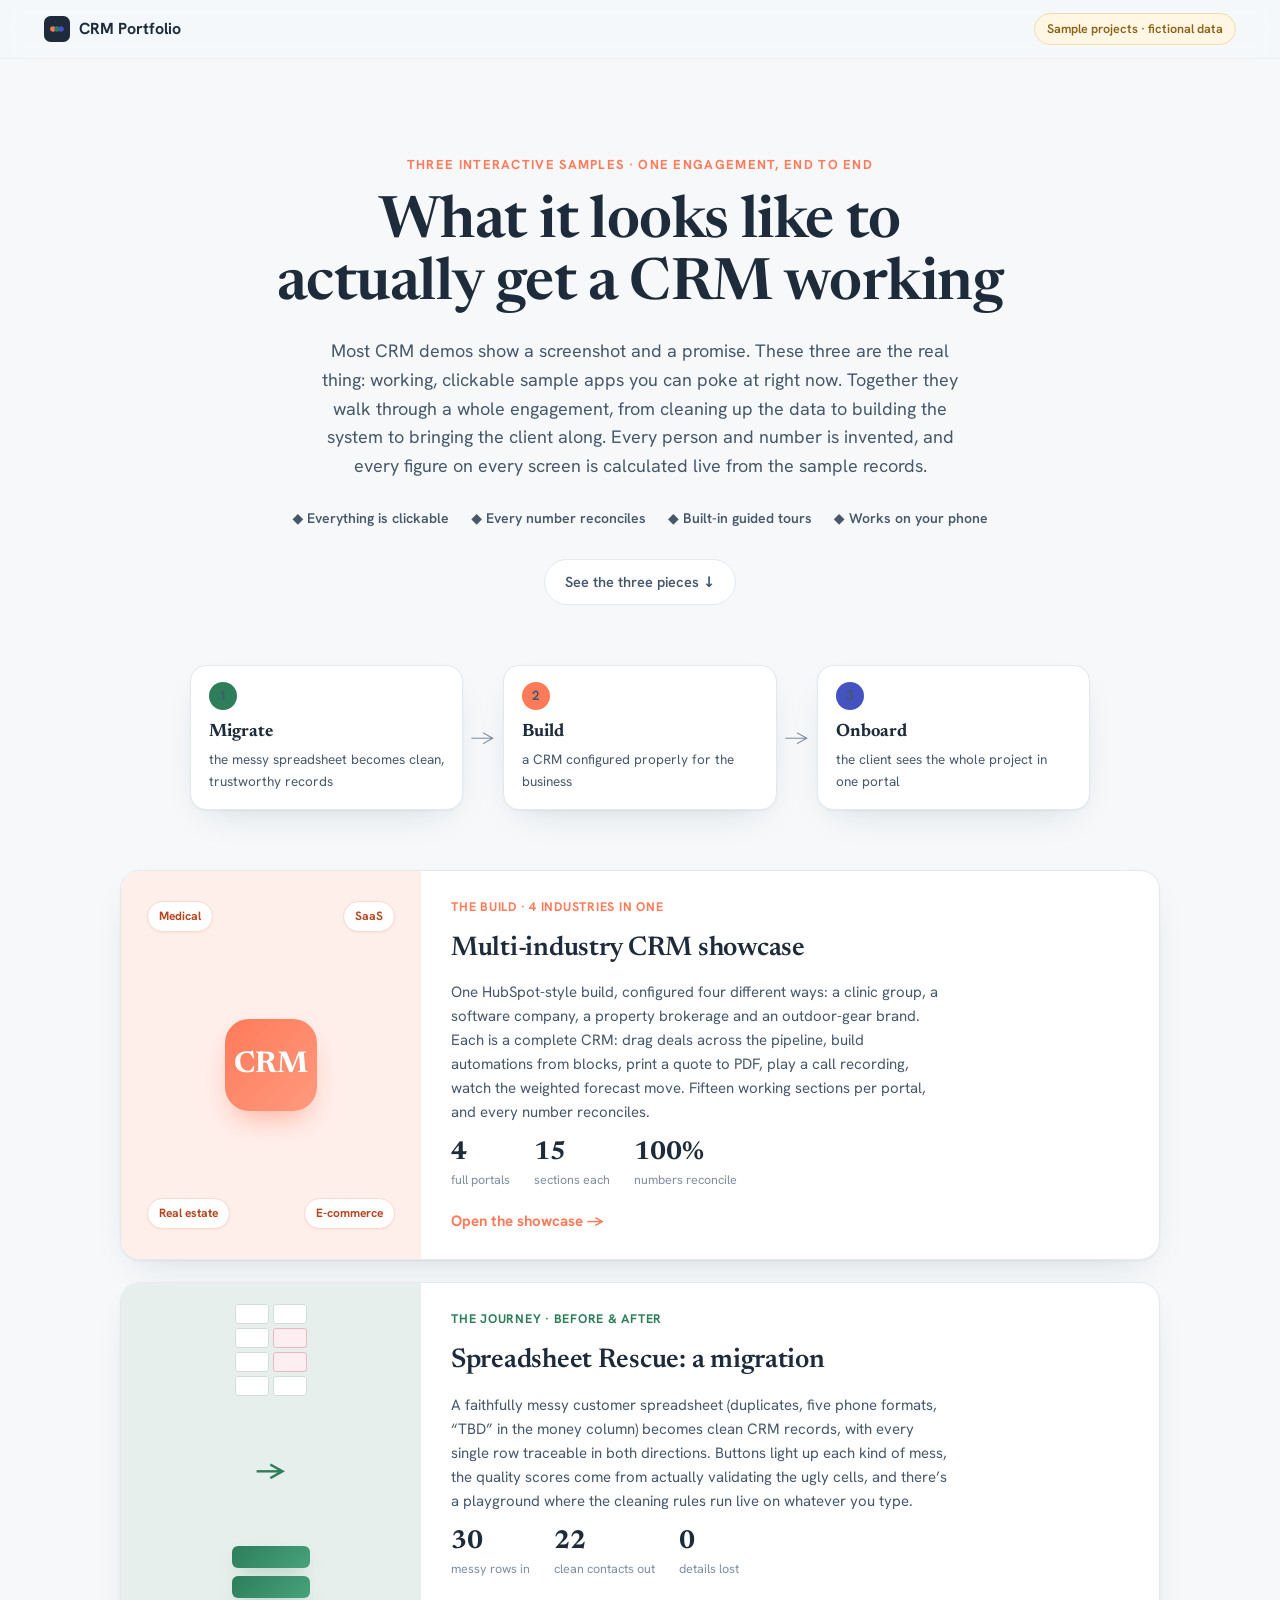
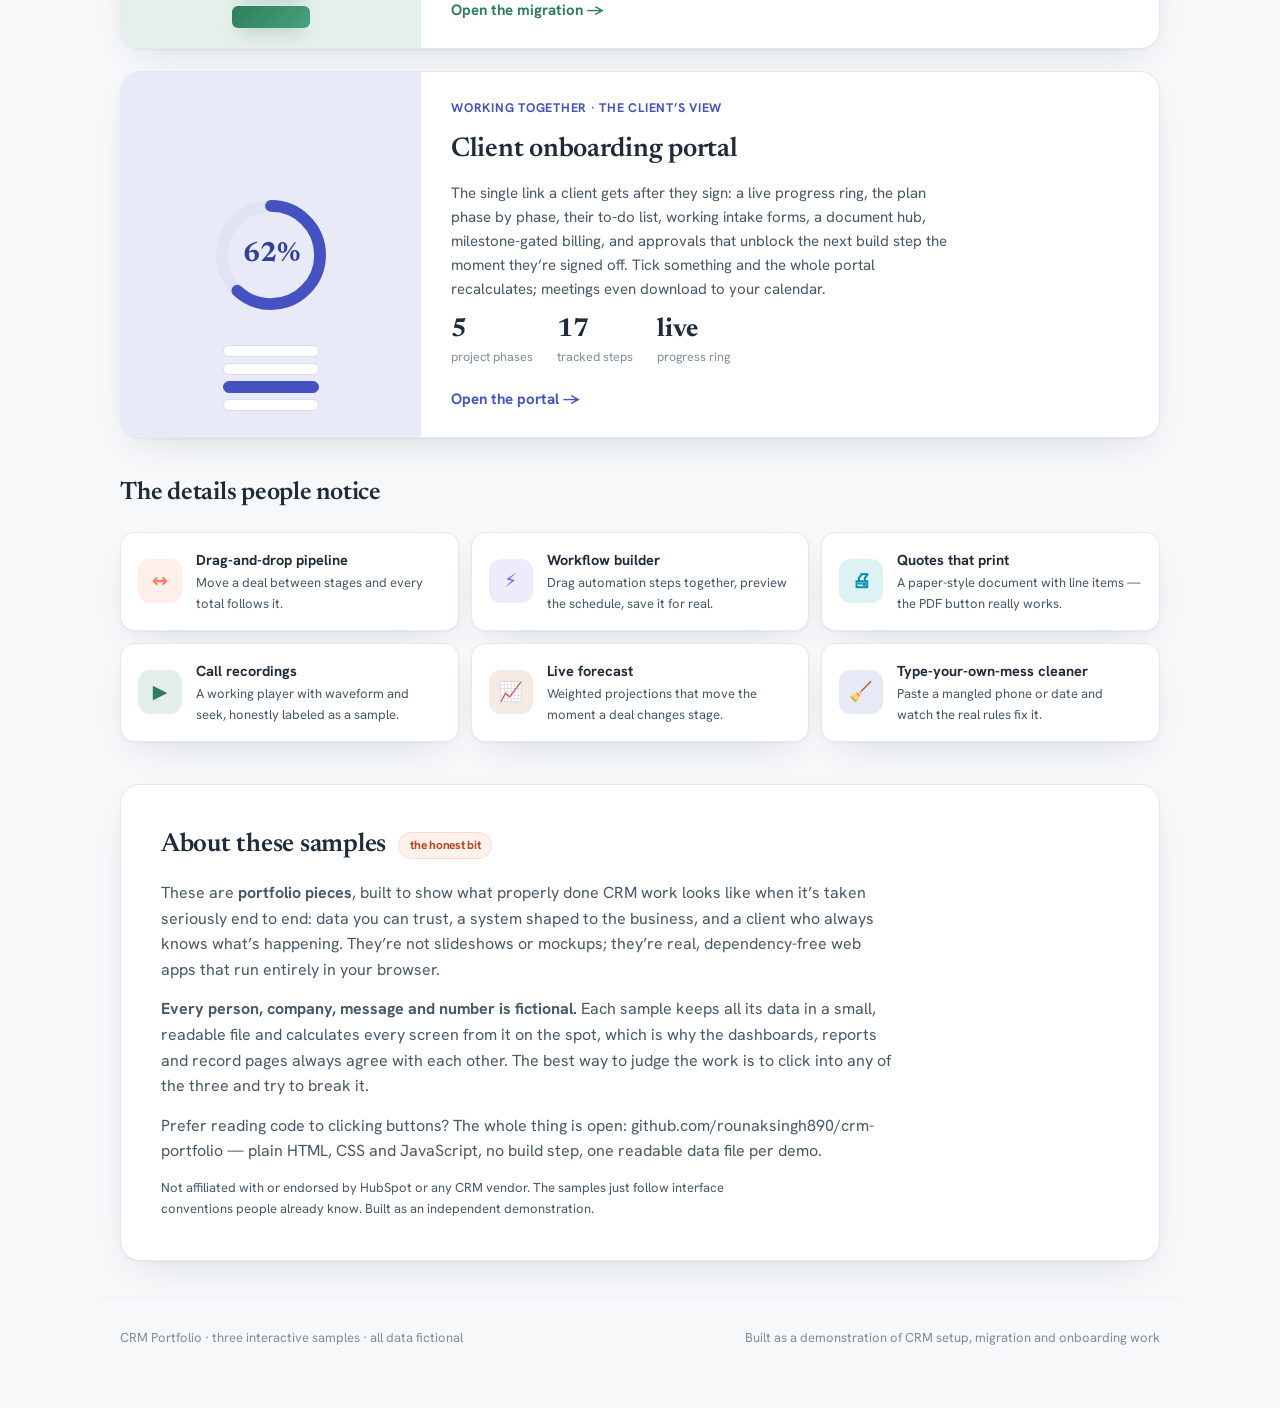
<file: index.html>
<!DOCTYPE html>
<html lang="en">
<head>
<meta charset="UTF-8">
<meta name="viewport" content="width=device-width, initial-scale=1, viewport-fit=cover">
<meta name="theme-color" content="#1d2b3a">
<meta name="description" content="Three interactive CRM sample projects that tell one story: a fully-configured four-industry CRM, a spreadsheet-to-CRM migration, and a client onboarding portal. Everything clickable, every number live, all data fictional.">
<meta property="og:type" content="website">
<meta property="og:site_name" content="CRM Portfolio">
<meta property="og:url" content="https://rounaksingh890.github.io/crm-portfolio/">
<meta property="og:title" content="Three working CRM samples. One engagement story.">
<meta property="og:description" content="Not screenshots — real, clickable sample apps: a four-industry HubSpot-style CRM, a spreadsheet migration shown honestly, and a client onboarding portal. All data fictional.">
<meta property="og:image" content="https://rounaksingh890.github.io/crm-portfolio/assets/og/hub.png">
<meta property="og:image:width" content="1200">
<meta property="og:image:height" content="630">
<meta name="twitter:card" content="summary_large_image">
<meta name="twitter:title" content="Three working CRM samples. One engagement story.">
<meta name="twitter:description" content="Real, clickable sample apps: a four-industry CRM build, a migration shown honestly, and a client onboarding portal.">
<meta name="twitter:image" content="https://rounaksingh890.github.io/crm-portfolio/assets/og/hub.png">
<title>CRM Portfolio — three interactive samples, one engagement story</title>
<link rel="icon" href="data:image/svg+xml,%3Csvg xmlns='http://www.w3.org/2000/svg' viewBox='0 0 32 32'%3E%3Crect width='32' height='32' rx='8' fill='%231d2b3a'/%3E%3Ccircle cx='11' cy='16' r='3.4' fill='%23ff7a59'/%3E%3Ccircle cx='16' cy='16' r='3.4' fill='%232e7d5b'/%3E%3Ccircle cx='21' cy='16' r='3.4' fill='%234553c2'/%3E%3C/svg%3E">
<link rel="preconnect" href="https://fonts.googleapis.com">
<link rel="preconnect" href="https://fonts.gstatic.com" crossorigin>
<link href="https://fonts.googleapis.com/css2?family=Newsreader:opsz,wght@6..72,500;6..72,600;6..72,700&family=Hanken+Grotesk:wght@400;500;600;700&display=swap" rel="stylesheet">
<link rel="stylesheet" href="assets/hub.css">
</head>
<body>

<nav class="topbar">
  <span class="logo">
    <svg viewBox="0 0 32 32" width="26" height="26" aria-hidden="true"><rect width="32" height="32" rx="8" fill="#1d2b3a"/><circle cx="11" cy="16" r="3.4" fill="#ff7a59"/><circle cx="16" cy="16" r="3.4" fill="#2e7d5b"/><circle cx="21" cy="16" r="3.4" fill="#4553c2"/></svg>
    CRM Portfolio
  </span>
  <span class="badge">Sample projects · fictional data</span>
</nav>

<header class="hero">
  <p class="kicker">Three interactive samples · one engagement, end to end</p>
  <h1>What it looks like to<br>actually get a CRM working</h1>
  <p class="lede">Most CRM demos show a screenshot and a promise. These three are the real thing:
    working, clickable sample apps you can poke at right now. Together they walk through a whole
    engagement, from cleaning up the data to building the system to bringing the client along. Every
    person and number is invented, and every figure on every screen is calculated live from the
    sample records.</p>
  <div class="hero-hints">
    <span>◆ Everything is clickable</span>
    <span>◆ Every number reconciles</span>
    <span>◆ Built-in guided tours</span>
    <span>◆ Works on your phone</span>
  </div>
  <a class="hero-scroll" href="#pieces">See the three pieces ↓</a>
</header>

<section class="flow" aria-label="How the three pieces fit together">
  <div class="flow-step"><span class="fnum" style="--c:#2e7d5b">1</span><b>Migrate</b><span>the messy spreadsheet becomes clean, trustworthy records</span></div>
  <span class="flow-arrow">→</span>
  <div class="flow-step"><span class="fnum" style="--c:#ff7a59">2</span><b>Build</b><span>a CRM configured properly for the business</span></div>
  <span class="flow-arrow">→</span>
  <div class="flow-step"><span class="fnum" style="--c:#4553c2">3</span><b>Onboard</b><span>the client sees the whole project in one portal</span></div>
</section>

<main id="pieces" class="pieces">

  <a class="piece" href="hubspot-verticals/index.html" style="--accent:#ff7a59">
    <div class="p-art art-verticals" aria-hidden="true">
      <span class="chip chip-tl">Medical</span><span class="chip chip-tr">SaaS</span>
      <span class="chip chip-bl">Real estate</span><span class="chip chip-br">E-commerce</span>
      <span class="art-core">CRM</span>
    </div>
    <div class="p-body">
      <span class="p-tag">The build · 4 industries in one</span>
      <h2>Multi-industry CRM showcase</h2>
      <p>One HubSpot-style build, configured four different ways: a clinic group, a software
        company, a property brokerage and an outdoor-gear brand. Each is a complete CRM: drag
        deals across the pipeline, build automations from blocks, print a quote to PDF, play a
        call recording, watch the weighted forecast move. Fifteen working sections per portal,
        and every number reconciles.</p>
      <div class="p-stats">
        <div><b>4</b><span>full portals</span></div>
        <div><b>15</b><span>sections each</span></div>
        <div><b>100%</b><span>numbers reconcile</span></div>
      </div>
      <span class="p-cta">Open the showcase →</span>
    </div>
  </a>

  <a class="piece" href="crm-migration/index.html" style="--accent:#2e7d5b">
    <div class="p-art art-migration" aria-hidden="true">
      <span class="mig-sheet">
        <i></i><i></i><i></i><i class="bad"></i><i></i><i class="bad"></i><i></i><i></i>
      </span>
      <span class="mig-arrow">→</span>
      <span class="mig-cards"><b></b><b></b><b></b></span>
    </div>
    <div class="p-body">
      <span class="p-tag">The journey · before & after</span>
      <h2>Spreadsheet Rescue: a migration</h2>
      <p>A faithfully messy customer spreadsheet (duplicates, five phone formats, “TBD” in the
        money column) becomes clean CRM records, with every single row traceable in both
        directions. Buttons light up each kind of mess, the quality scores come from actually
        validating the ugly cells, and there’s a playground where the cleaning rules run live
        on whatever you type.</p>
      <div class="p-stats">
        <div><b>30</b><span>messy rows in</span></div>
        <div><b>22</b><span>clean contacts out</span></div>
        <div><b>0</b><span>details lost</span></div>
      </div>
      <span class="p-cta">Open the migration →</span>
    </div>
  </a>

  <a class="piece" href="client-onboarding/index.html" style="--accent:#4553c2">
    <div class="p-art art-onboard" aria-hidden="true">
      <svg viewBox="0 0 120 120" class="ob-ring"><circle cx="60" cy="60" r="46" class="ob-bg"/><circle cx="60" cy="60" r="46" class="ob-fg"/><text x="60" y="66" text-anchor="middle" class="ob-pct">62%</text></svg>
      <span class="ob-rows"><i></i><i></i><i class="on"></i><i></i></span>
    </div>
    <div class="p-body">
      <span class="p-tag">Working together · the client’s view</span>
      <h2>Client onboarding portal</h2>
      <p>The single link a client gets after they sign: a live progress ring, the plan phase by
        phase, their to-do list, working intake forms, a document hub, milestone-gated billing,
        and approvals that unblock the next build step the moment they’re signed off. Tick
        something and the whole portal recalculates; meetings even download to your calendar.</p>
      <div class="p-stats">
        <div><b>5</b><span>project phases</span></div>
        <div><b>17</b><span>tracked steps</span></div>
        <div><b>live</b><span>progress ring</span></div>
      </div>
      <span class="p-cta">Open the portal →</span>
    </div>
  </a>

</main>

<section class="hl-band" aria-label="Highlights">
  <h2>The details people notice</h2>
  <div class="hl-grid">
    <div class="hl-item"><span class="hl-ic" style="--c:#ff7a59">↔</span><b>Drag-and-drop pipeline</b><span>Move a deal between stages and every total follows it.</span></div>
    <div class="hl-item"><span class="hl-ic" style="--c:#8067dc">⚡</span><b>Workflow builder</b><span>Drag automation steps together, preview the schedule, save it for real.</span></div>
    <div class="hl-item"><span class="hl-ic" style="--c:#0091ae">🖨</span><b>Quotes that print</b><span>A paper-style document with line items — the PDF button really works.</span></div>
    <div class="hl-item"><span class="hl-ic" style="--c:#2e7d5b">▶</span><b>Call recordings</b><span>A working player with waveform and seek, honestly labeled as a sample.</span></div>
    <div class="hl-item"><span class="hl-ic" style="--c:#b3652a">📈</span><b>Live forecast</b><span>Weighted projections that move the moment a deal changes stage.</span></div>
    <div class="hl-item"><span class="hl-ic" style="--c:#4553c2">🧹</span><b>Type-your-own-mess cleaner</b><span>Paste a mangled phone or date and watch the real rules fix it.</span></div>
  </div>
</section>

<section class="about">
  <div class="about-card">
    <h2>About these samples <span class="pill">the honest bit</span></h2>
    <p>These are <b>portfolio pieces</b>, built to show what properly done CRM work looks like when
      it’s taken seriously end to end: data you can trust, a system shaped to the business, and a
      client who always knows what’s happening. They’re not slideshows or mockups; they’re real,
      dependency-free web apps that run entirely in your browser.</p>
    <p><b>Every person, company, message and number is fictional.</b> Each sample keeps all its data
      in a small, readable file and calculates every screen from it on the spot, which is why the
      dashboards, reports and record pages always agree with each other. The best way to judge the
      work is to click into any of the three and try to break it.</p>
    <p>Prefer reading code to clicking buttons? The whole thing is open:
      <a href="https://github.com/rounaksingh890/crm-portfolio">github.com/rounaksingh890/crm-portfolio</a>
      — plain HTML, CSS and JavaScript, no build step, one readable data file per demo.</p>
    <p class="fine">Not affiliated with or endorsed by HubSpot or any CRM vendor. The samples just
      follow interface conventions people already know. Built as an independent demonstration.</p>
  </div>
</section>

<footer class="foot">
  <span>CRM Portfolio · three interactive samples · all data fictional</span>
  <span>Built as a demonstration of CRM setup, migration and onboarding work</span>
</footer>

</body>
</html>
</file>
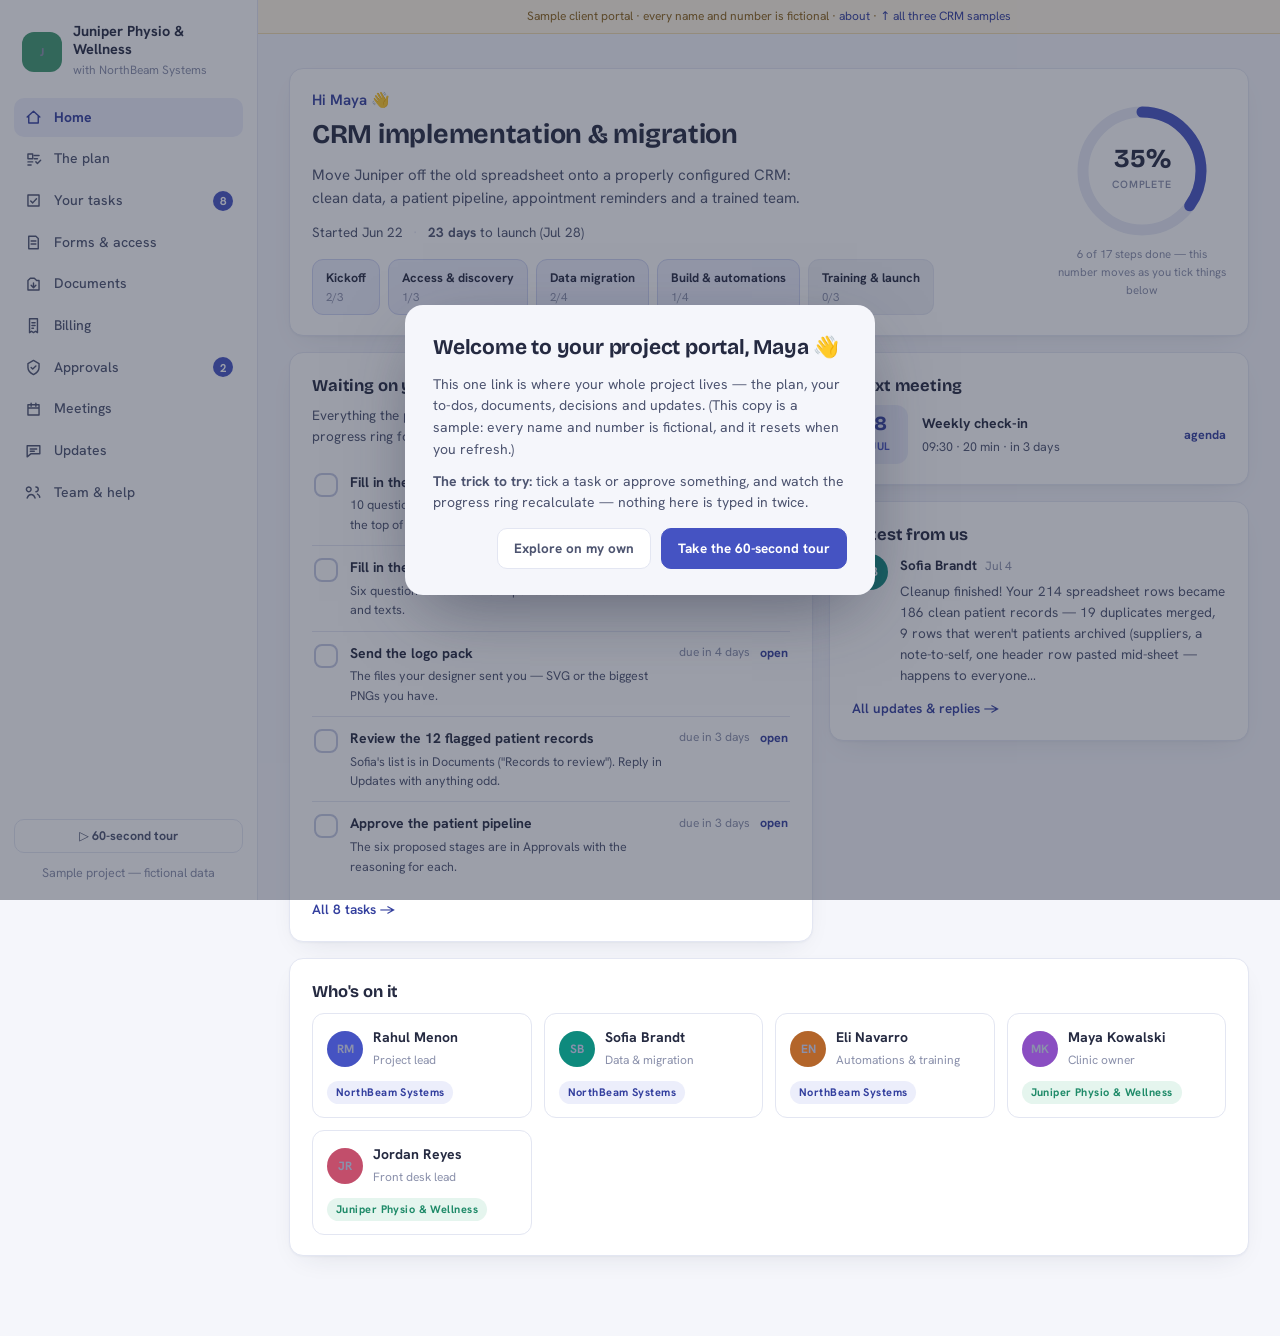
<file: client-onboarding/index.html>
<!DOCTYPE html>
<html lang="en">
<head>
<meta charset="UTF-8">
<meta name="viewport" content="width=device-width, initial-scale=1, viewport-fit=cover">
<meta name="theme-color" content="#4553c2">
<meta name="description" content="Sample project: a client onboarding portal for a CRM implementation — live progress ring, phase plan, tickable tasks, working forms, document hub, approvals that unblock the plan, and a 60-second tour. Fictional data.">
<meta property="og:type" content="website">
<meta property="og:site_name" content="CRM Portfolio">
<meta property="og:url" content="https://rounaksingh890.github.io/crm-portfolio/client-onboarding/">
<meta property="og:title" content="Client onboarding portal — one link where the whole project lives">
<meta property="og:description" content="The plan, your to-dos, approvals and billing — with a progress ring that recalculates as you tick things off. A working sample with fictional data.">
<meta property="og:image" content="https://rounaksingh890.github.io/crm-portfolio/assets/og/onboard.png">
<meta property="og:image:width" content="1200">
<meta property="og:image:height" content="630">
<meta name="twitter:card" content="summary_large_image">
<meta name="twitter:title" content="Client onboarding portal — one link where the whole project lives">
<meta name="twitter:description" content="Plan, to-dos, approvals and billing, with a progress ring that can't lie. Working sample, fictional data.">
<meta name="twitter:image" content="https://rounaksingh890.github.io/crm-portfolio/assets/og/onboard.png">
<title>Juniper Physio · Client onboarding portal (sample)</title>
<link rel="icon" href="data:image/svg+xml,%3Csvg xmlns='http://www.w3.org/2000/svg' viewBox='0 0 32 32'%3E%3Crect width='32' height='32' rx='8' fill='%234553c2'/%3E%3Cpath d='M9 17l5 5 9-11' fill='none' stroke='%23fff' stroke-width='3' stroke-linecap='round' stroke-linejoin='round'/%3E%3C/svg%3E">
<link rel="preconnect" href="https://fonts.googleapis.com">
<link rel="preconnect" href="https://fonts.gstatic.com" crossorigin>
<link href="https://fonts.googleapis.com/css2?family=Bricolage+Grotesque:wght@600;700&family=Hanken+Grotesk:wght@400;500;700;800&display=swap" rel="stylesheet">
<link rel="stylesheet" href="assets/styles.css">
</head>
<body>
<div id="app"></div>
<noscript>This demo needs JavaScript turned on — the whole portal is interactive.</noscript>
<div class="drawer-shell">
  <div id="dbk" hidden></div>
  <aside id="drawer" hidden role="dialog" aria-modal="true"></aside>
</div>
<script defer src="assets/data.js"></script>
<script defer src="assets/app.js"></script>
</body>
</html>
</file>
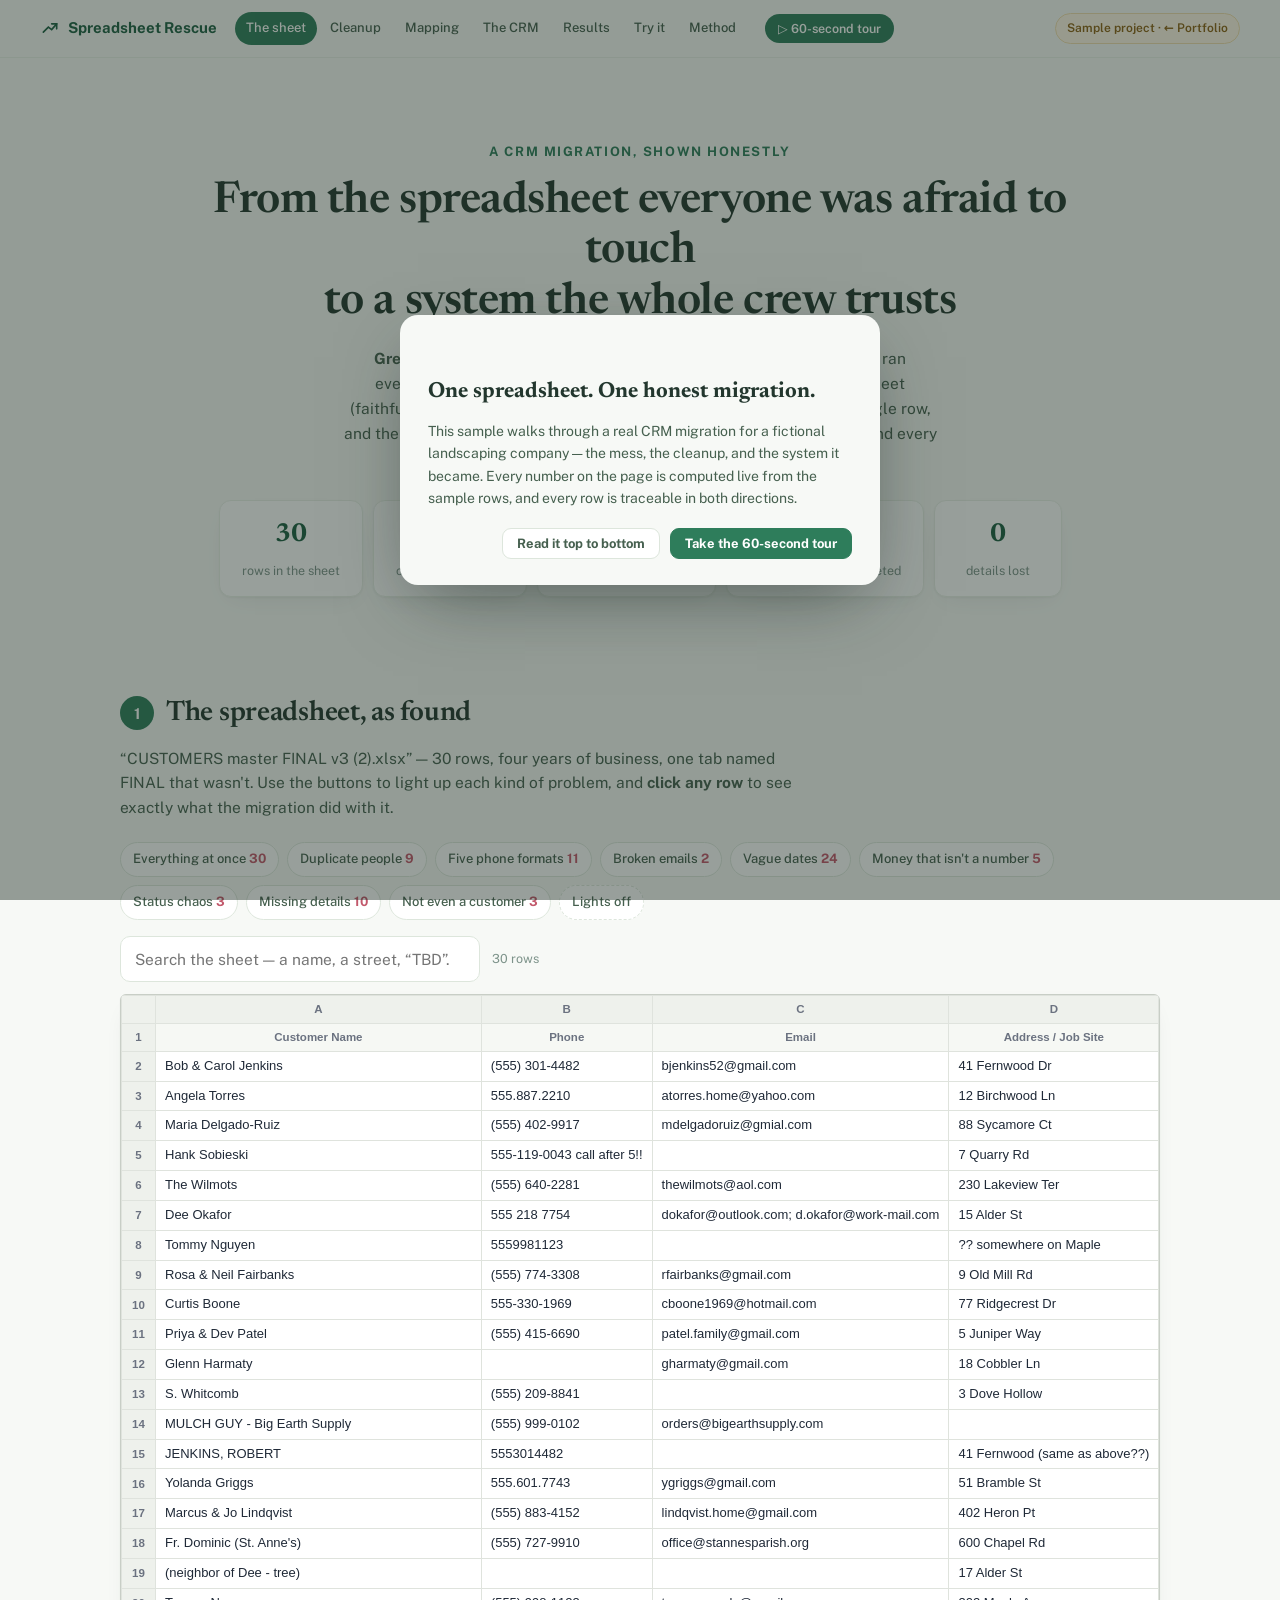
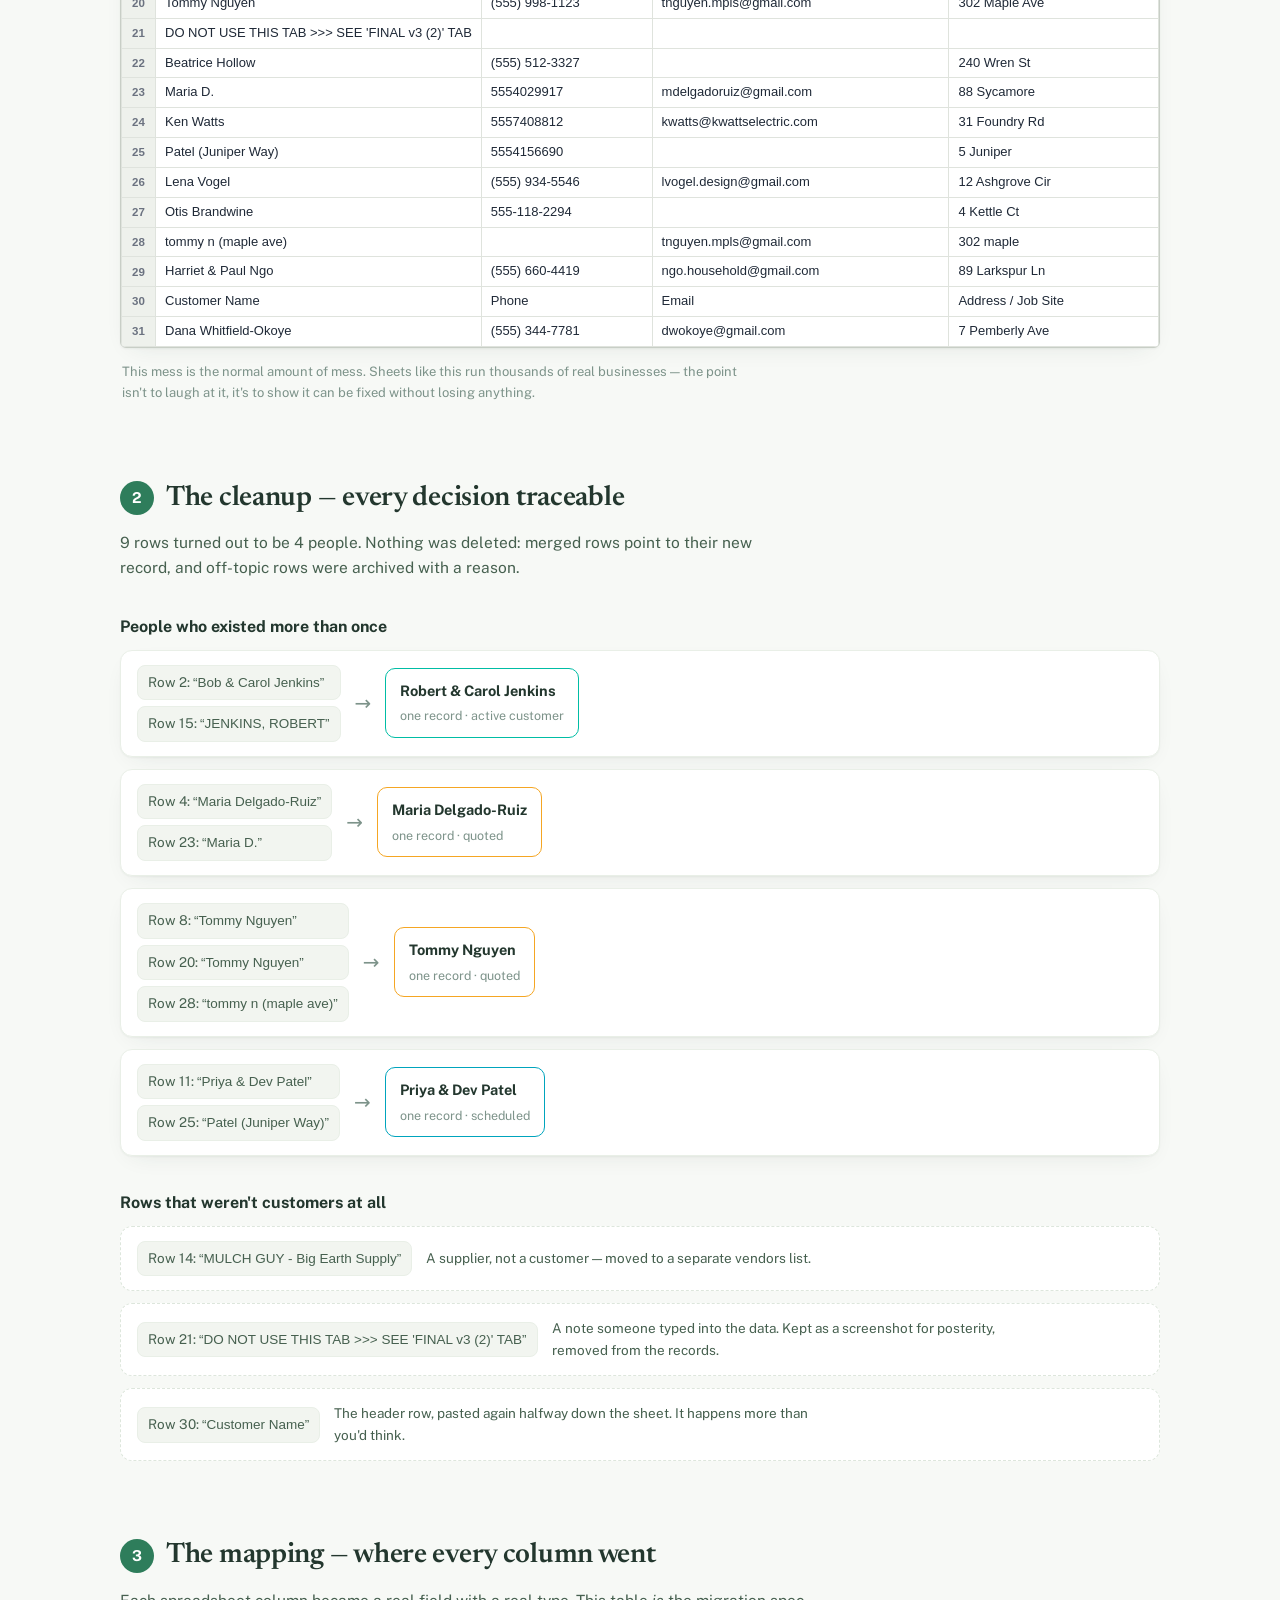
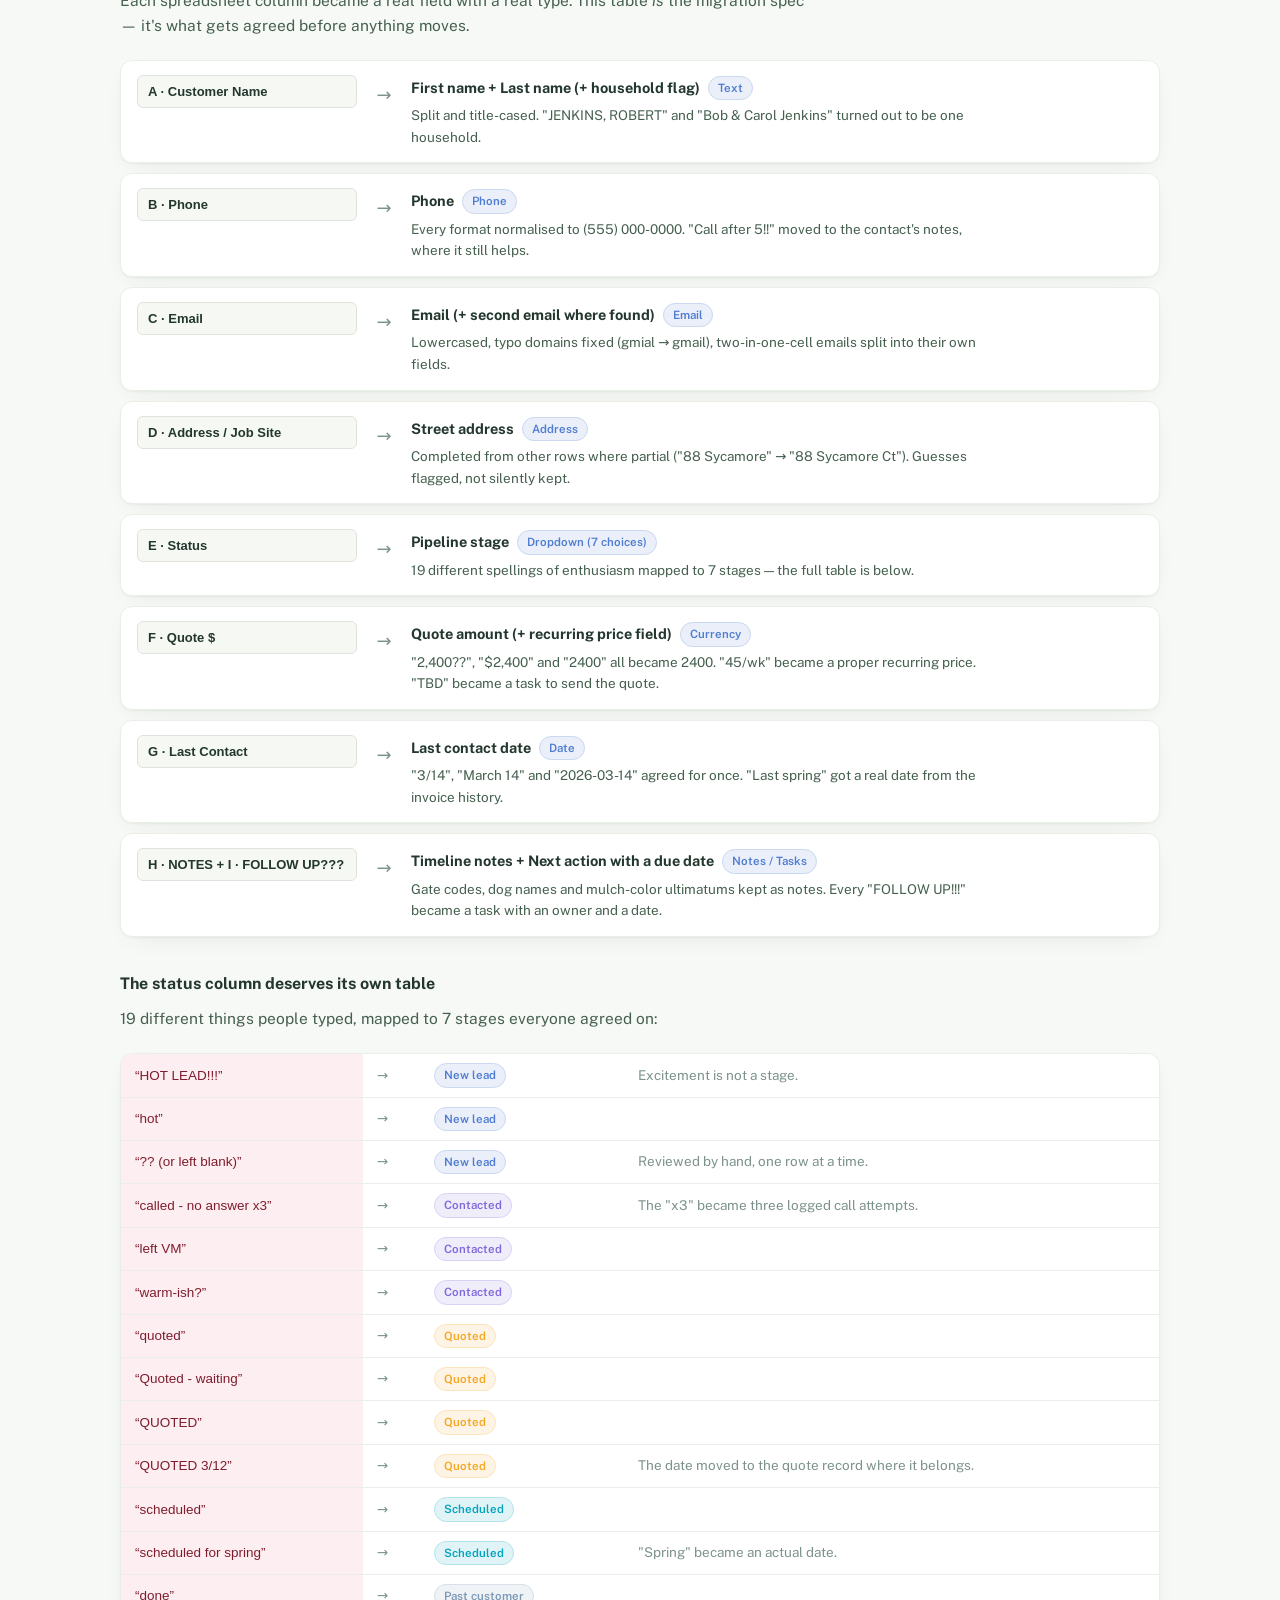
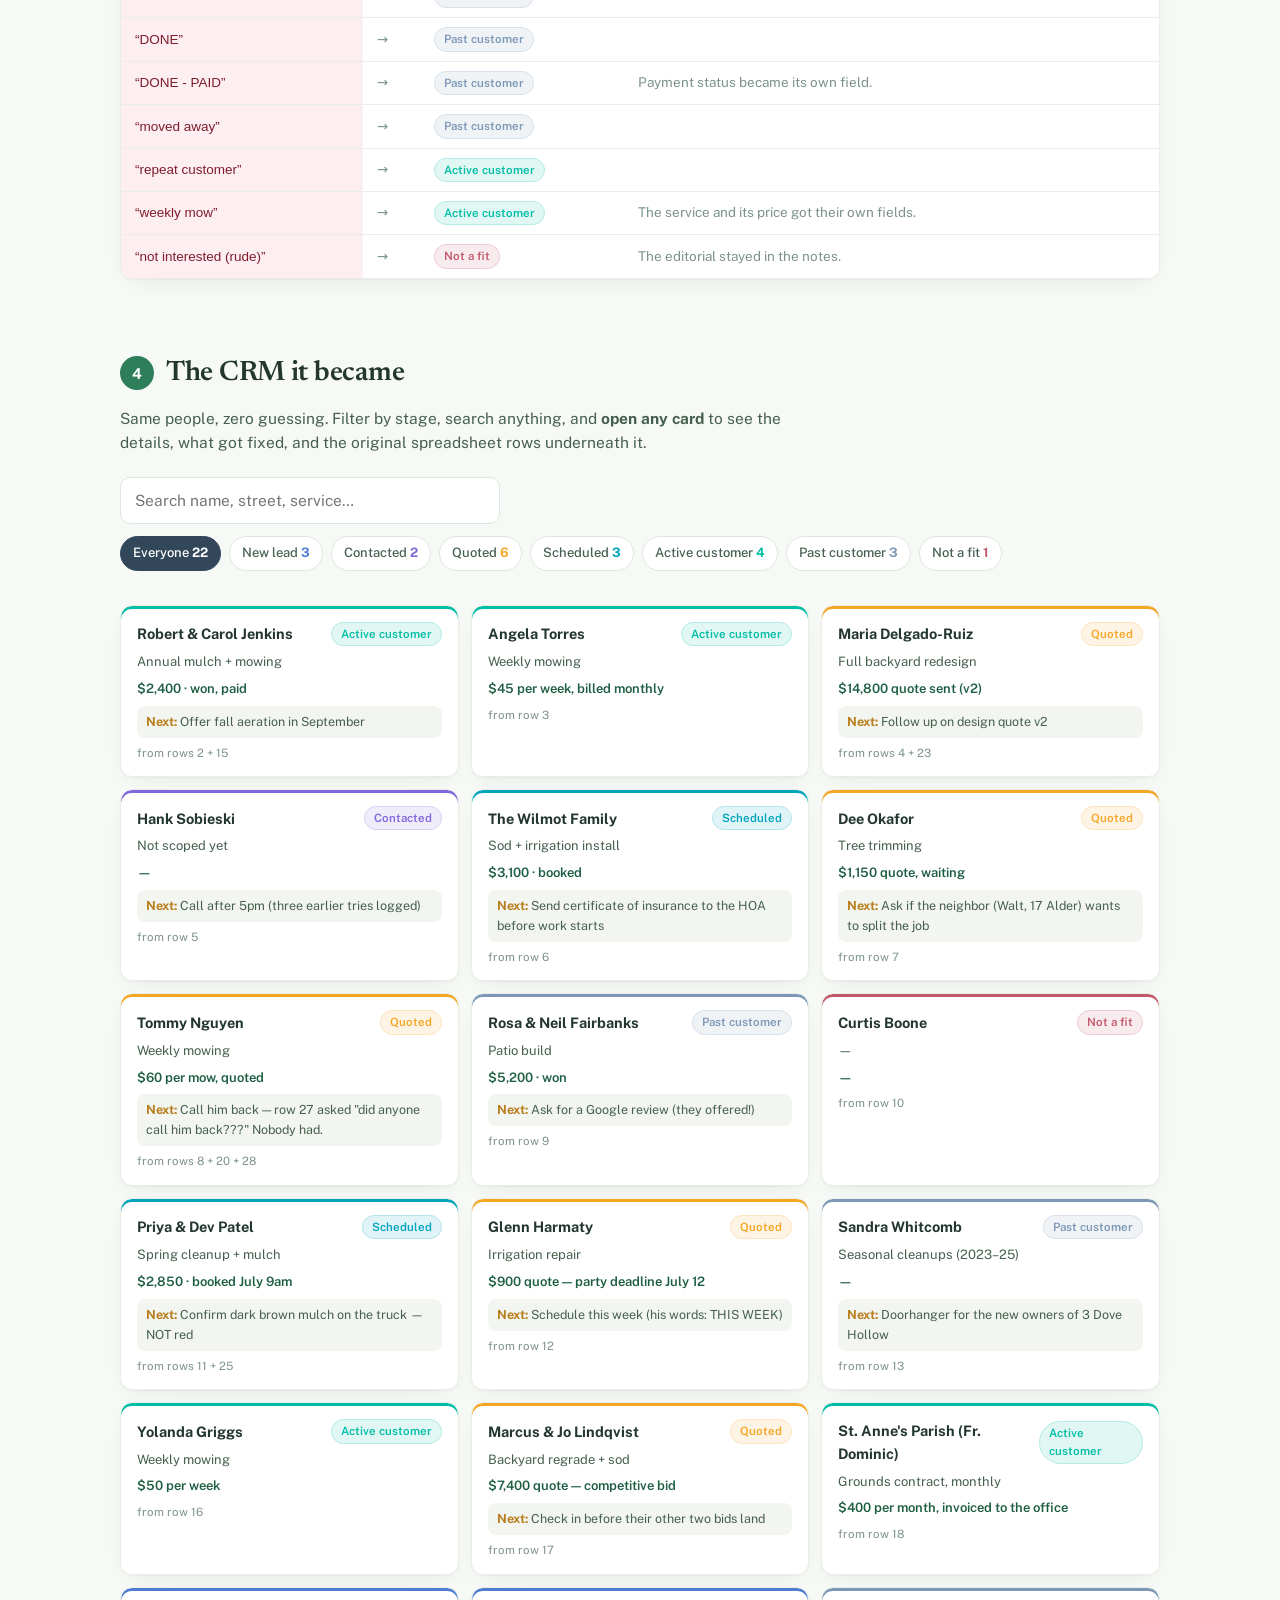
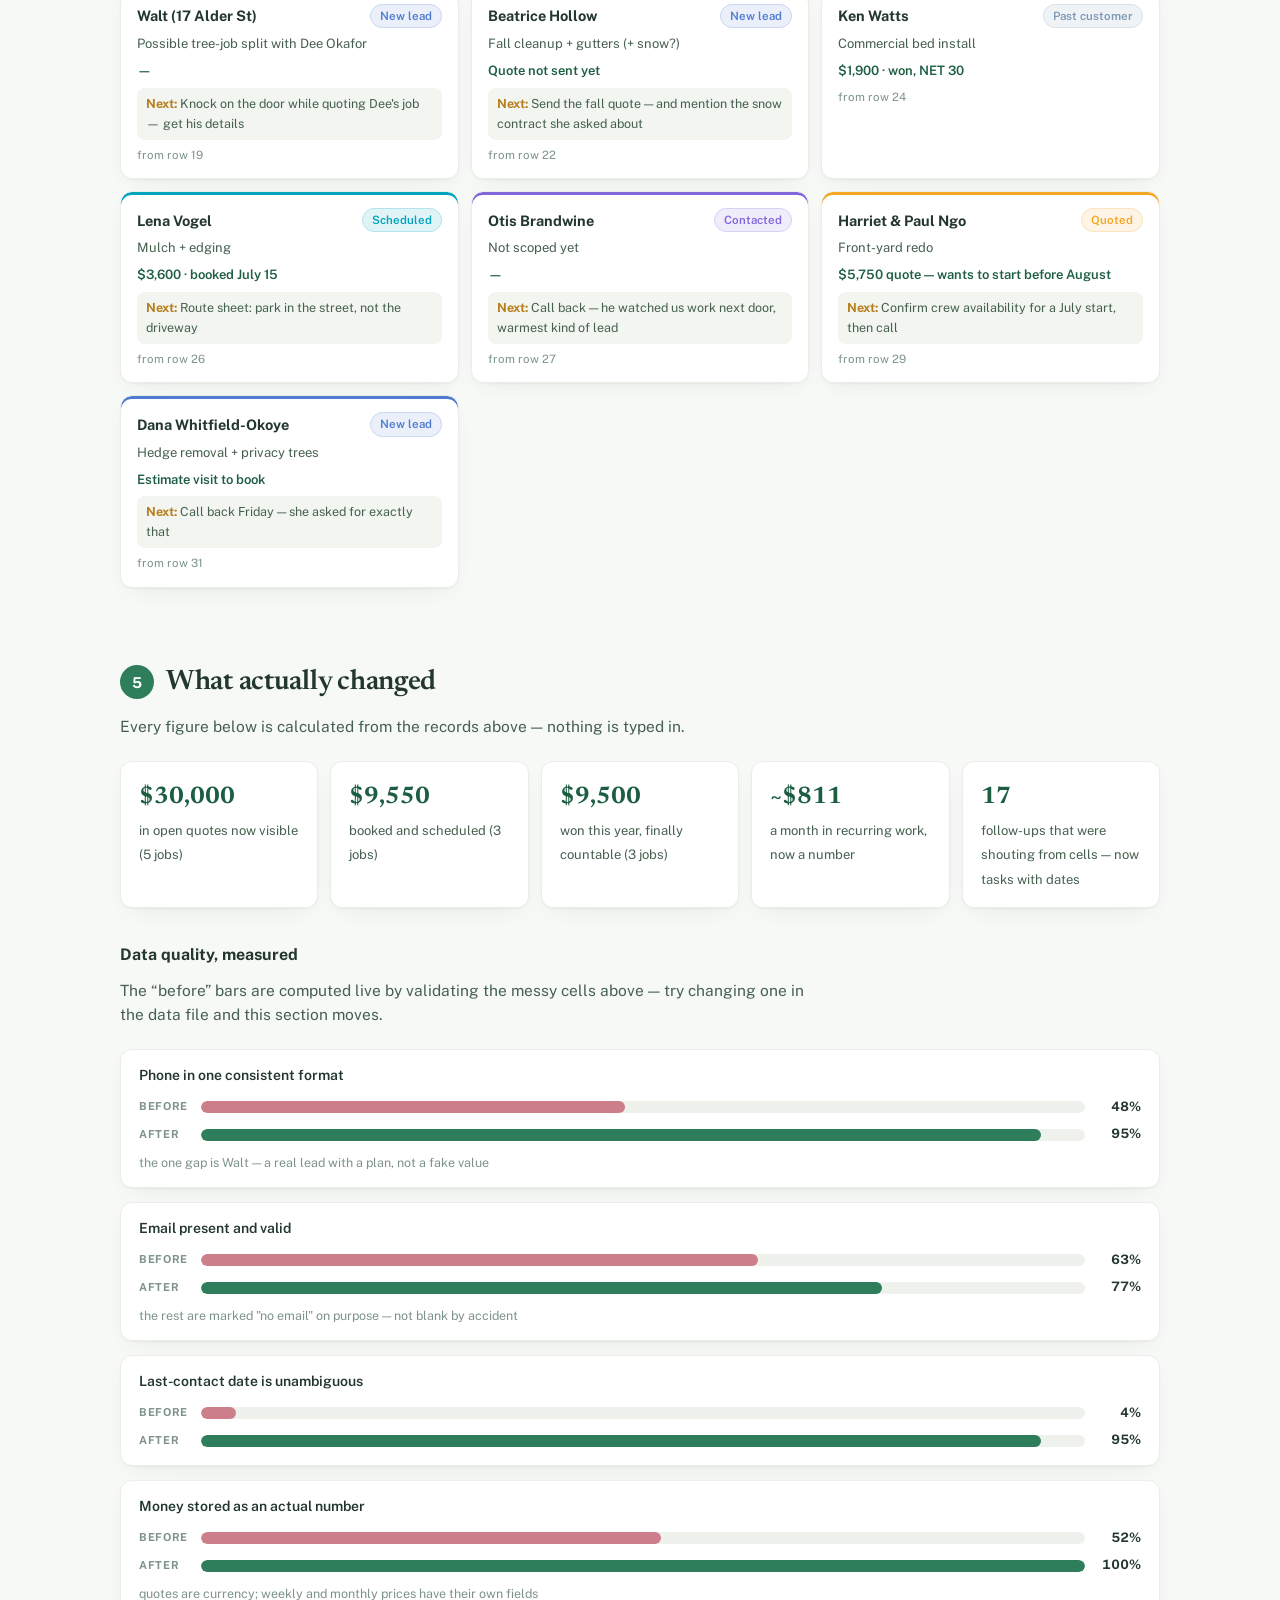
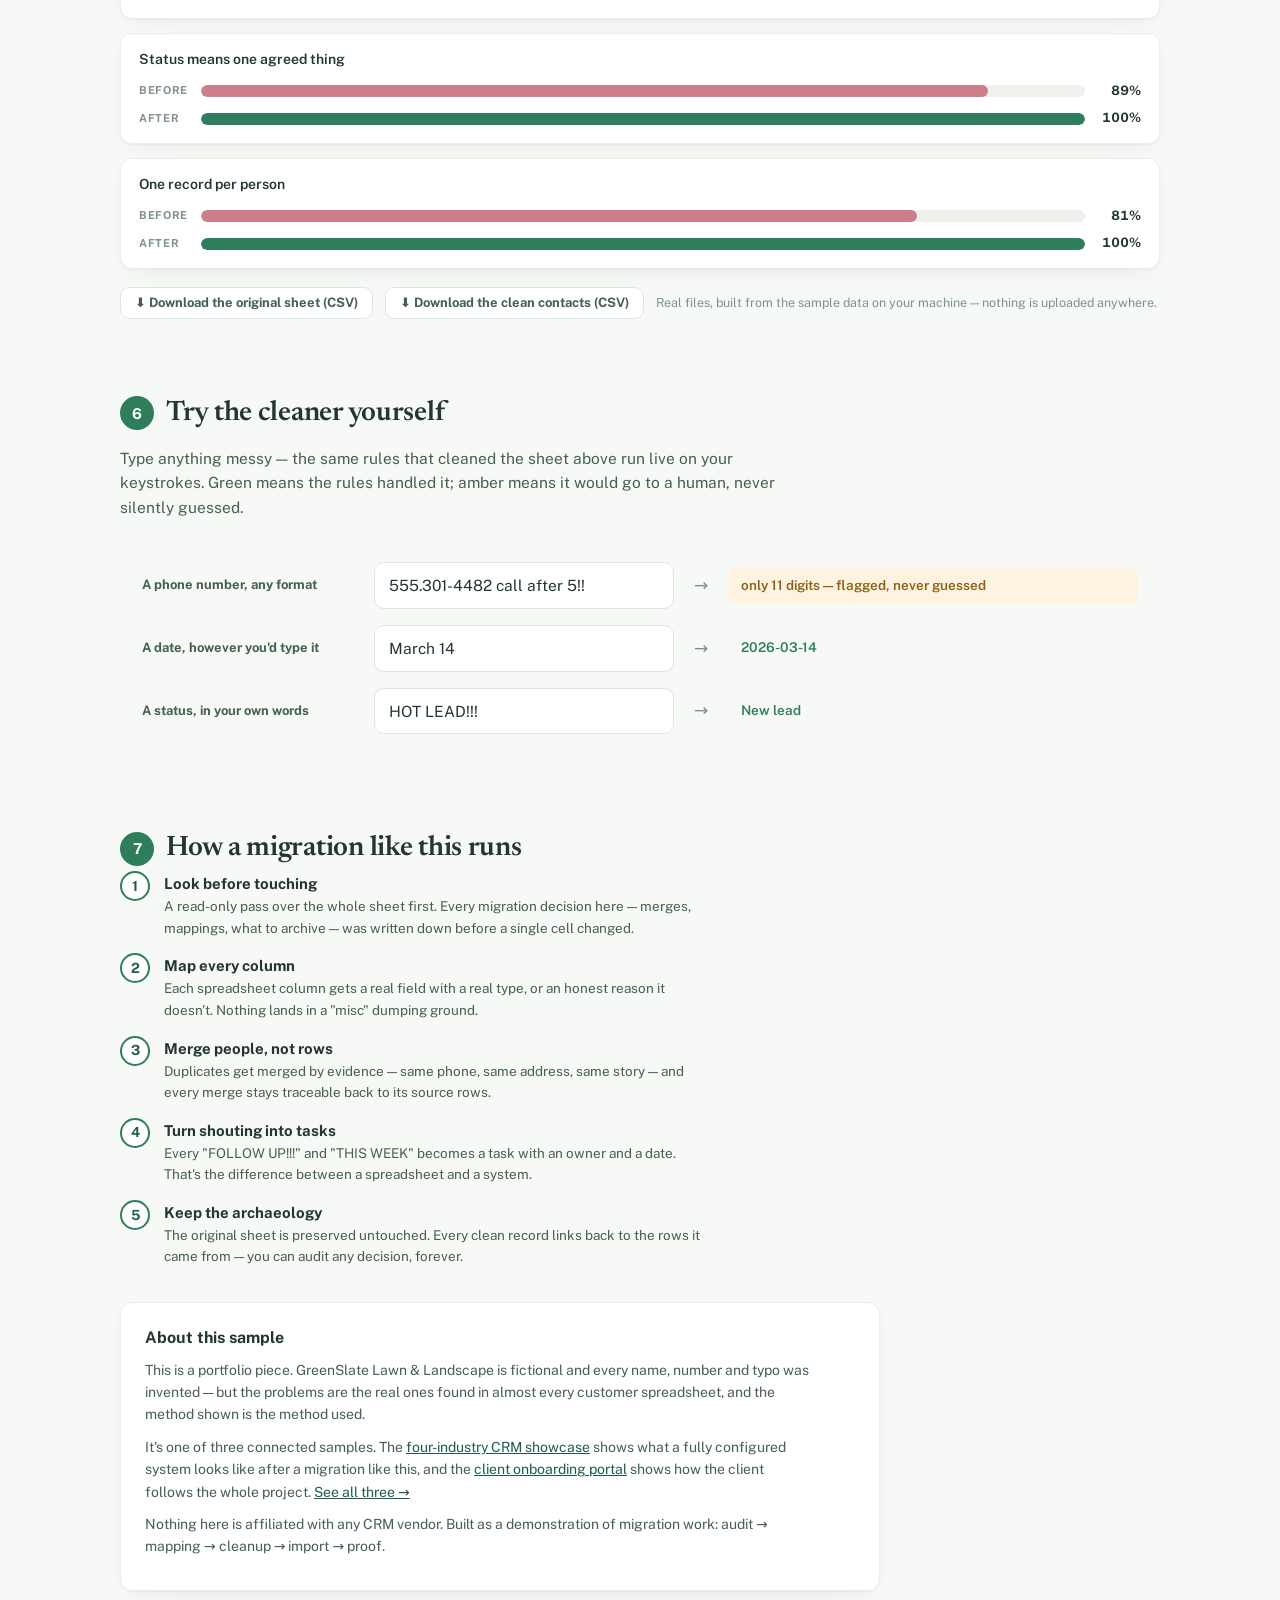
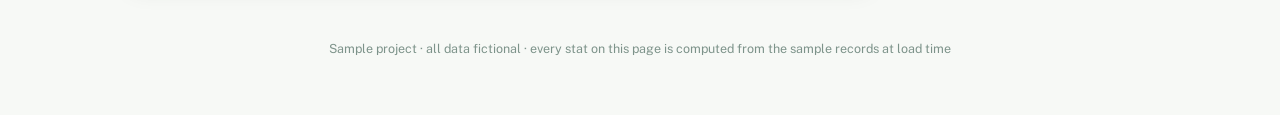
<file: crm-migration/index.html>
<!DOCTYPE html>
<html lang="en">
<head>
<meta charset="UTF-8">
<meta name="viewport" content="width=device-width, initial-scale=1, viewport-fit=cover">
<meta name="theme-color" content="#2e7d5b">
<meta name="description" content="Sample project: a CRM migration shown honestly — a faithfully messy customer spreadsheet, the cleanup that fixed every row, and the clean CRM it became. Every stat computed live. Fictional data.">
<meta property="og:type" content="website">
<meta property="og:site_name" content="CRM Portfolio">
<meta property="og:url" content="https://rounaksingh890.github.io/crm-portfolio/crm-migration/">
<meta property="og:title" content="Spreadsheet Rescue — a CRM migration, shown honestly">
<meta property="og:description" content="30 messy rows become 22 clean records, every step traceable in both directions. Try the cleaner on your own messy data — the real rules run live. Fictional sample.">
<meta property="og:image" content="https://rounaksingh890.github.io/crm-portfolio/assets/og/migration.png">
<meta property="og:image:width" content="1200">
<meta property="og:image:height" content="630">
<meta name="twitter:card" content="summary_large_image">
<meta name="twitter:title" content="Spreadsheet Rescue — a CRM migration, shown honestly">
<meta name="twitter:description" content="30 messy rows become 22 clean records, every step traceable. Try the cleaner yourself.">
<meta name="twitter:image" content="https://rounaksingh890.github.io/crm-portfolio/assets/og/migration.png">
<title>Spreadsheet Rescue — a CRM migration, shown honestly</title>
<link rel="icon" href="data:image/svg+xml,%3Csvg xmlns='http://www.w3.org/2000/svg' viewBox='0 0 32 32'%3E%3Crect width='32' height='32' rx='7' fill='%232e7d5b'/%3E%3Cpath d='M7 21l6-6 4 3 8-9' fill='none' stroke='%23fff' stroke-width='2.6' stroke-linecap='round' stroke-linejoin='round'/%3E%3C/svg%3E">
<link rel="preconnect" href="https://fonts.googleapis.com">
<link rel="preconnect" href="https://fonts.gstatic.com" crossorigin>
<link href="https://fonts.googleapis.com/css2?family=Newsreader:opsz,wght@6..72,600;6..72,700&family=Public+Sans:wght@400;500;600;700&display=swap" rel="stylesheet">
<link rel="stylesheet" href="assets/styles.css">
</head>
<body>
<div id="app"></div>
<noscript>This demo needs JavaScript turned on — every number on the page is calculated live from the sample records.</noscript>
<script defer src="assets/data.js"></script>
<script defer src="assets/app.js"></script>
</body>
</html>
</file>
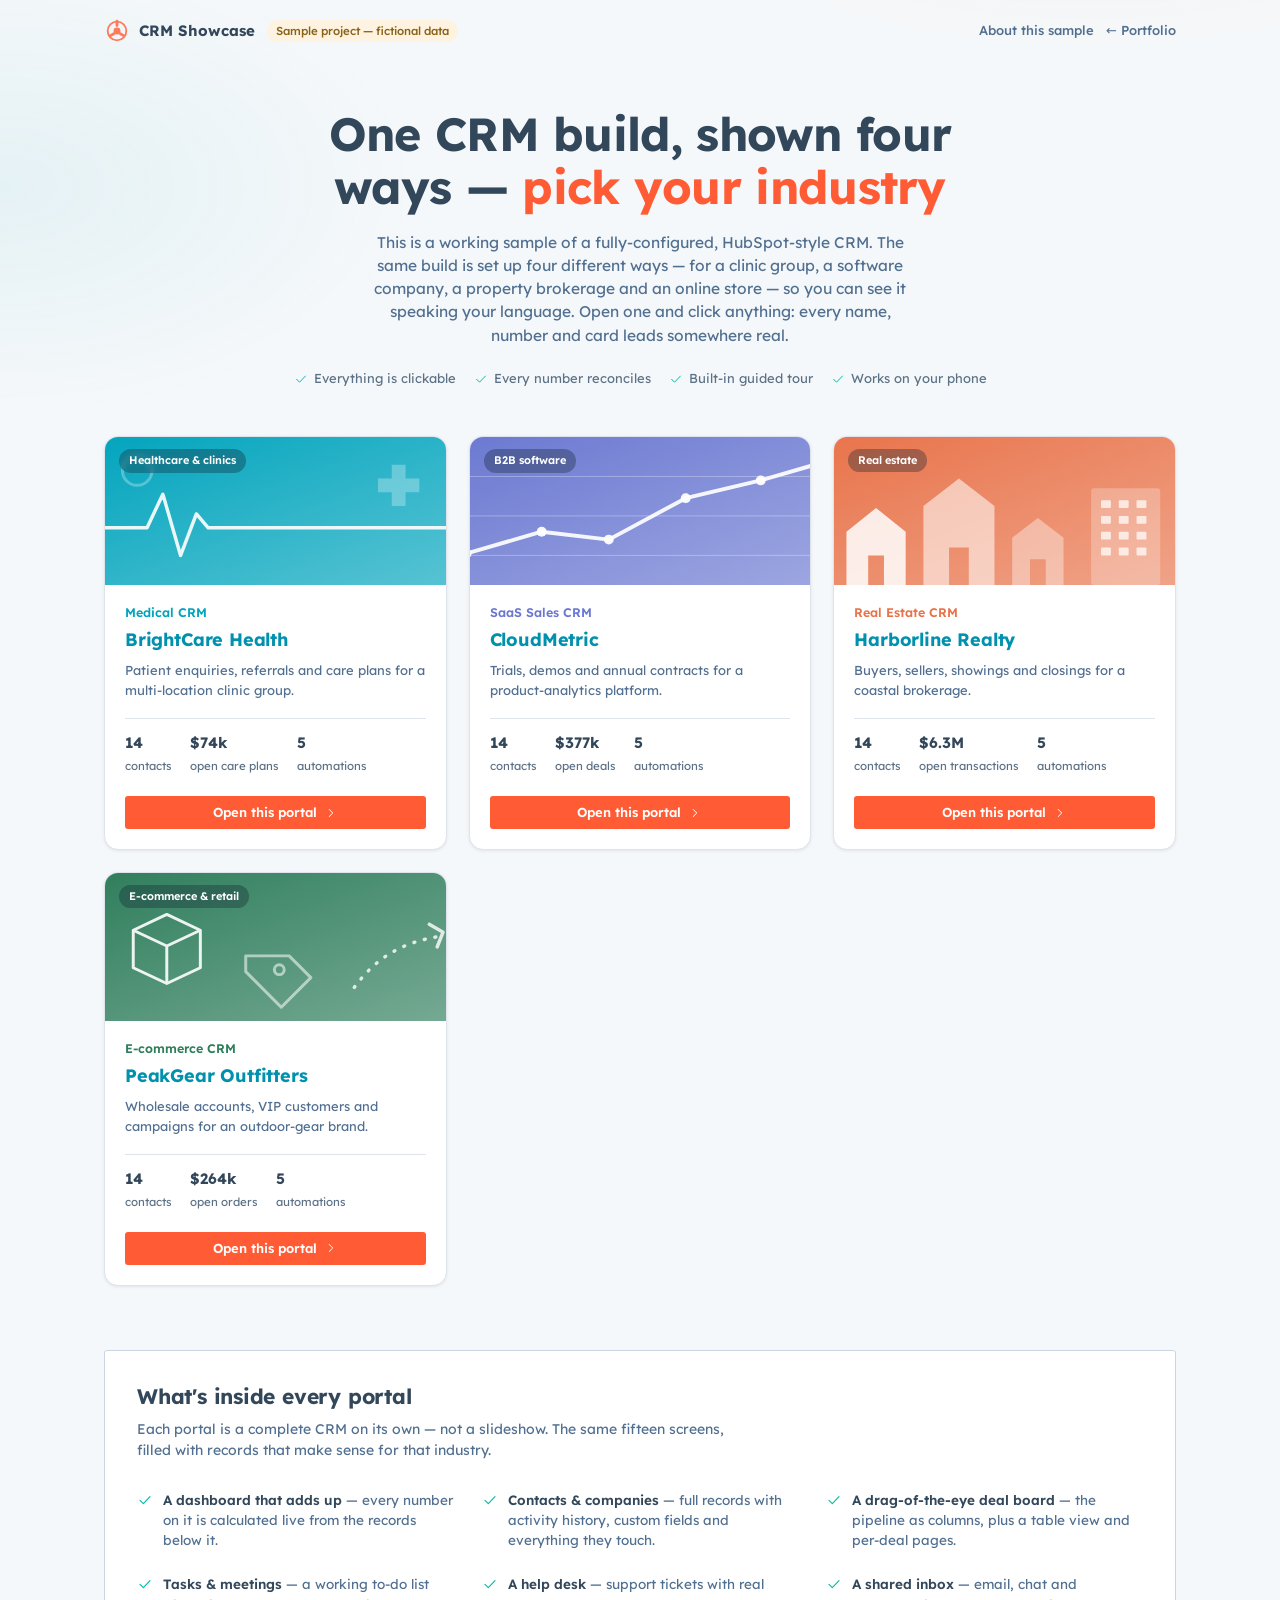
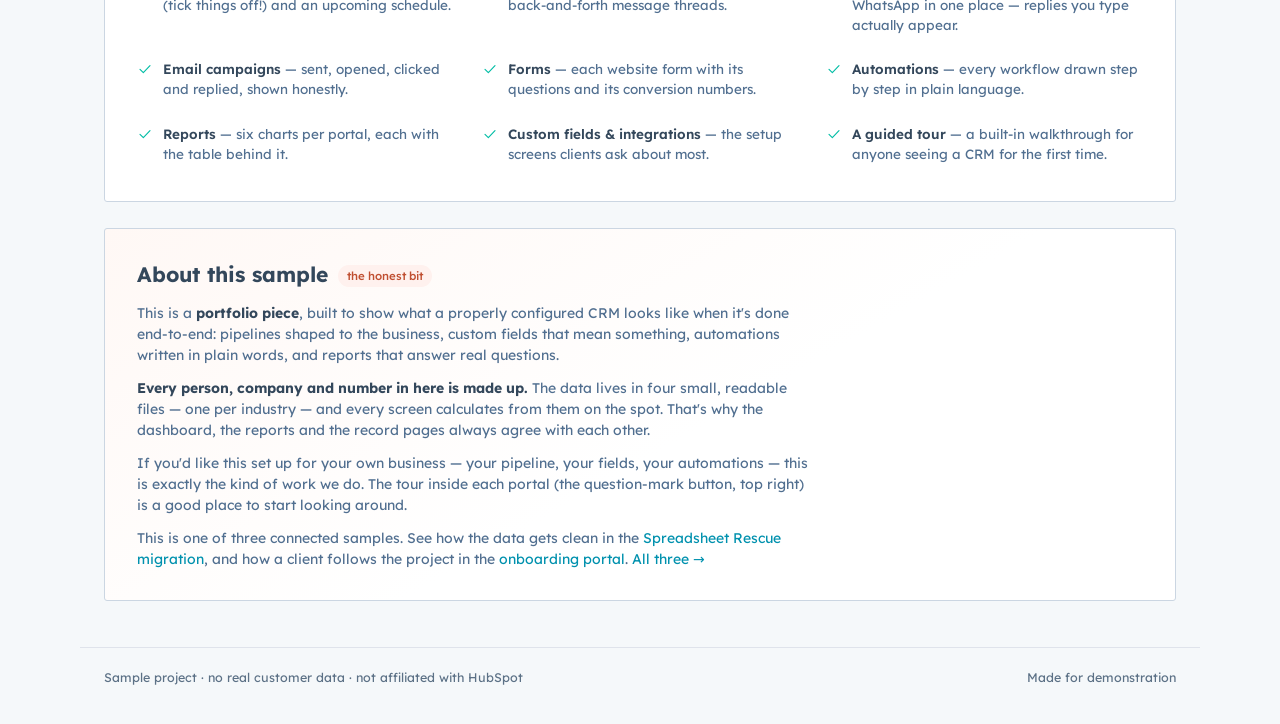
<file: hubspot-verticals/index.html>
<!DOCTYPE html>
<html lang="en">
<head>
<meta charset="UTF-8">
<meta name="viewport" content="width=device-width, initial-scale=1, viewport-fit=cover">
<meta name="theme-color" content="#33475b">
<meta name="description" content="Sample project: four fully-configured HubSpot-style CRM portals — medical, SaaS, real estate and e-commerce — with every screen clickable and every number reconciled. Fictional data.">
<meta property="og:type" content="website">
<meta property="og:site_name" content="CRM Portfolio">
<meta property="og:url" content="https://rounaksingh890.github.io/crm-portfolio/hubspot-verticals/">
<meta property="og:title" content="One HubSpot-style build, configured four ways">
<meta property="og:description" content="15 working sections per portal — drag-and-drop deal boards, a workflow builder, printable quotes, call recordings, live forecasts. Every number reconciles. Fictional data.">
<meta property="og:image" content="https://rounaksingh890.github.io/crm-portfolio/assets/og/verticals.png">
<meta property="og:image:width" content="1200">
<meta property="og:image:height" content="630">
<meta name="twitter:card" content="summary_large_image">
<meta name="twitter:title" content="One HubSpot-style build, configured four ways">
<meta name="twitter:description" content="15 working sections per portal — deal boards, workflow builder, quotes, calls, forecasts. Every number reconciles.">
<meta name="twitter:image" content="https://rounaksingh890.github.io/crm-portfolio/assets/og/verticals.png">
<title>CRM Showcase — four industries, one HubSpot-style build</title>
<link rel="icon" href="data:image/svg+xml,%3Csvg xmlns='http://www.w3.org/2000/svg' viewBox='0 0 32 32'%3E%3Ccircle cx='16' cy='16' r='14' fill='%23ff7a59'/%3E%3Ccircle cx='16' cy='16' r='5.5' fill='%23fff'/%3E%3Crect x='14.6' y='2.5' width='2.8' height='7' rx='1.4' fill='%23fff'/%3E%3Crect x='14.6' y='2.5' width='2.8' height='7' rx='1.4' fill='%23fff' transform='rotate(120 16 16)'/%3E%3Crect x='14.6' y='2.5' width='2.8' height='7' rx='1.4' fill='%23fff' transform='rotate(240 16 16)'/%3E%3C/svg%3E">
<link rel="preconnect" href="https://fonts.googleapis.com">
<link rel="preconnect" href="https://fonts.gstatic.com" crossorigin>
<link href="https://fonts.googleapis.com/css2?family=Lexend+Deca:wght@300;400;500;600;700&display=swap" rel="stylesheet">
<link rel="stylesheet" href="assets/css/base.css">
<link rel="stylesheet" href="assets/css/landing.css">
<link rel="stylesheet" href="assets/css/app.css">
<link rel="stylesheet" href="assets/css/mobile.css">
</head>
<body>
<div id="root"></div>
<noscript>This demo needs JavaScript turned on — everything in it is interactive.</noscript>

<!-- Sample data: one file per industry portal -->
<script defer src="assets/data/medical.js"></script>
<script defer src="assets/data/saas.js"></script>
<script defer src="assets/data/realestate.js"></script>
<script defer src="assets/data/ecommerce.js"></script>

<!-- Engine -->
<script defer src="assets/js/core.js"></script>
<script defer src="assets/js/charts.js"></script>
<script defer src="assets/js/ui.js"></script>

<!-- Screens -->
<script defer src="assets/js/views/landing.js"></script>
<script defer src="assets/js/views/dashboard.js"></script>
<script defer src="assets/js/views/crm.js"></script>
<script defer src="assets/js/views/sales.js"></script>
<script defer src="assets/js/views/service.js"></script>
<script defer src="assets/js/views/marketing.js"></script>
<script defer src="assets/js/views/reports.js"></script>
<script defer src="assets/js/views/settings.js"></script>

<!-- Guided tour + app shell -->
<script defer src="assets/js/tour.js"></script>
<script defer src="assets/js/app.js"></script>
</body>
</html>
</file>
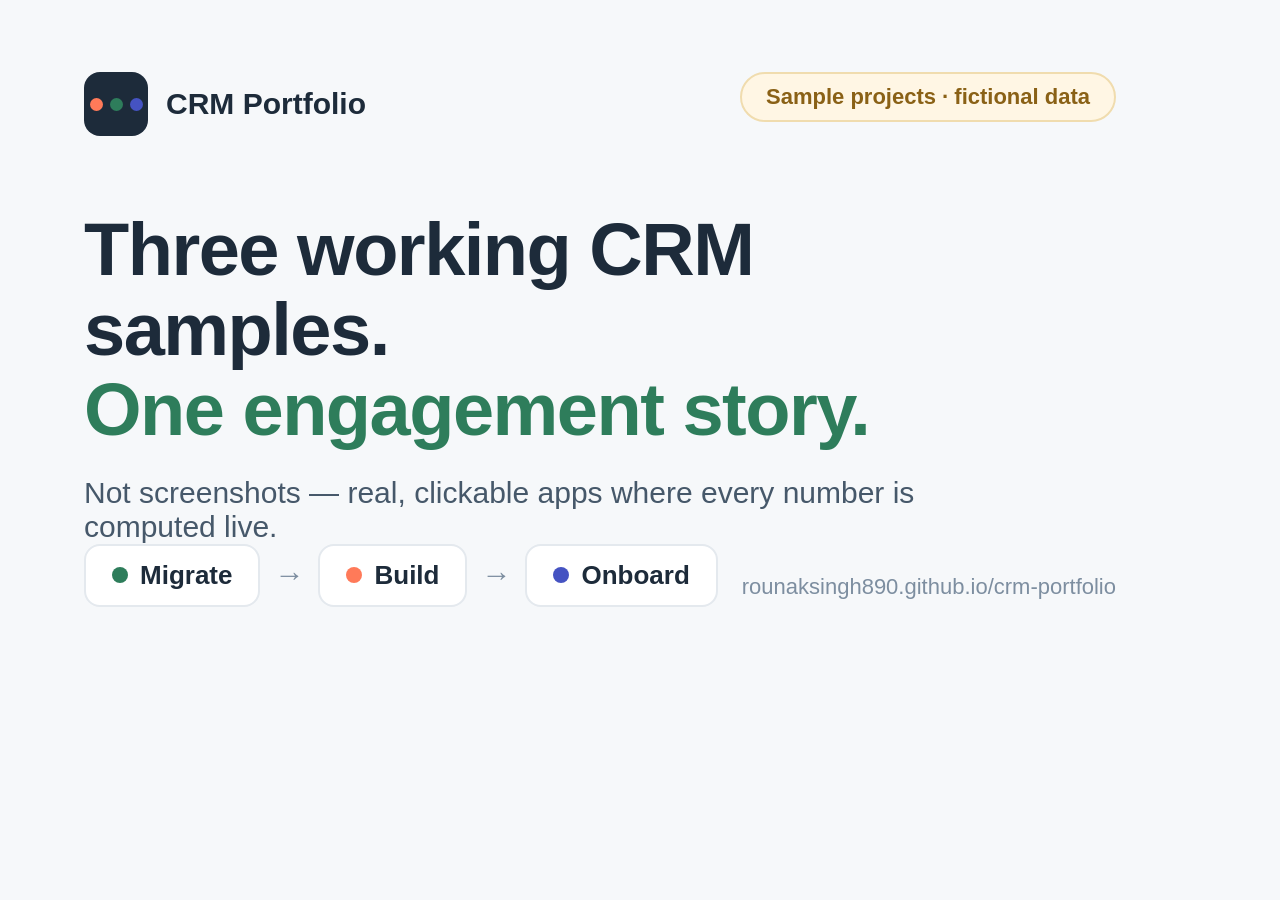
<file: assets/og/src/og-hub.html>
<!DOCTYPE html>
<html><head><meta charset="UTF-8"><style>
  * { margin: 0; box-sizing: border-box; }
  body { width: 1200px; height: 630px; font-family: 'Segoe UI', Arial, sans-serif; background: #f6f8fa; color: #1d2b3a; overflow: hidden; }
  .card { position: relative; width: 1200px; height: 630px; padding: 72px 84px; display: flex; flex-direction: column; }
  .top { display: flex; align-items: center; gap: 18px; }
  .mark { width: 64px; height: 64px; border-radius: 16px; background: #1d2b3a; display: flex; align-items: center; justify-content: center; gap: 7px; }
  .mark i { width: 13px; height: 13px; border-radius: 50%; display: block; }
  .brand { font-size: 30px; font-weight: 700; }
  h1 { margin-top: 74px; font-size: 74px; line-height: 1.08; font-weight: 700; letter-spacing: -1.5px; max-width: 950px; }
  h1 em { font-style: normal; color: #2e7d5b; }
  .sub { margin-top: 26px; font-size: 30px; color: #46586a; max-width: 900px; }
  .flow { margin-top: auto; display: flex; gap: 14px; align-items: center; font-size: 26px; font-weight: 600; }
  .step { display: flex; align-items: center; gap: 12px; background: #fff; border: 2px solid #e4e9ee; border-radius: 16px; padding: 14px 26px; }
  .step i { width: 16px; height: 16px; border-radius: 50%; display: block; }
  .arrow { color: #7d8ea0; font-size: 30px; }
  .tag { position: absolute; top: 72px; right: 84px; background: #fff6e4; border: 2px solid #f0dcae; color: #8a6116; font-size: 22px; font-weight: 600; padding: 10px 24px; border-radius: 999px; }
  .url { position: absolute; bottom: 30px; right: 84px; font-size: 22px; color: #7d8ea0; }
</style></head><body>
<div class="card">
  <div class="top">
    <div class="mark"><i style="background:#ff7a59"></i><i style="background:#2e7d5b"></i><i style="background:#4553c2"></i></div>
    <div class="brand">CRM Portfolio</div>
  </div>
  <div class="tag">Sample projects · fictional data</div>
  <h1>Three working CRM samples.<br><em>One engagement story.</em></h1>
  <p class="sub">Not screenshots — real, clickable apps where every number is computed live.</p>
  <div class="flow">
    <div class="step"><i style="background:#2e7d5b"></i>Migrate</div><span class="arrow">→</span>
    <div class="step"><i style="background:#ff7a59"></i>Build</div><span class="arrow">→</span>
    <div class="step"><i style="background:#4553c2"></i>Onboard</div>
  </div>
  <div class="url">rounaksingh890.github.io/crm-portfolio</div>
</div>
</body></html>
</file>
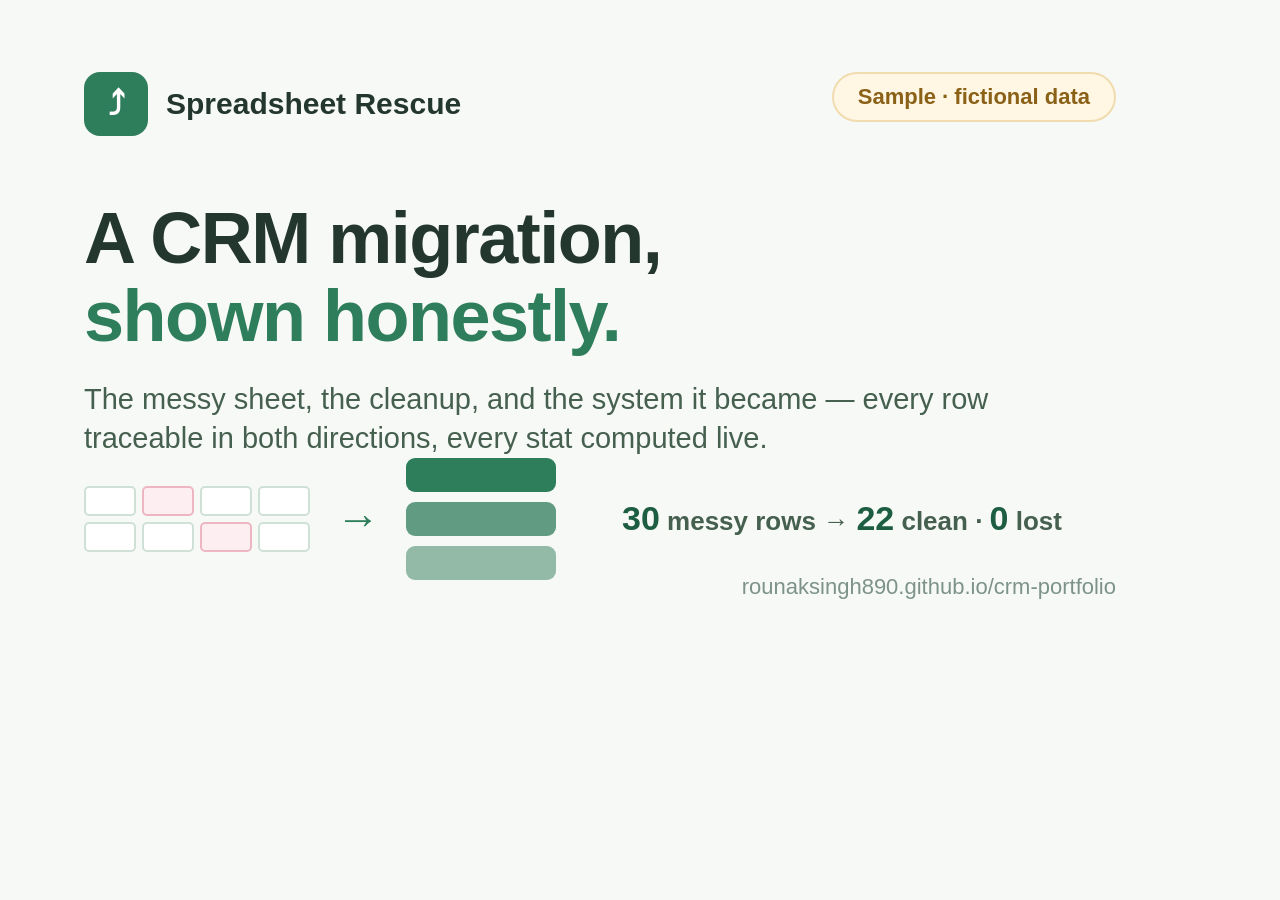
<file: assets/og/src/og-migration.html>
<!DOCTYPE html>
<html><head><meta charset="UTF-8"><style>
  /* image source for a social card — single system font is intentional (headless render) */
  * { margin: 0; box-sizing: border-box; }
  body { width: 1200px; height: 630px; font-family: 'Segoe UI', Arial, sans-serif; background: #f7f9f6; color: #23372e; overflow: hidden; }
  .card { position: relative; width: 1200px; height: 630px; padding: 72px 84px; display: flex; flex-direction: column; }
  .top { display: flex; align-items: center; gap: 18px; }
  .mark { width: 64px; height: 64px; border-radius: 16px; background: #2e7d5b; color: #fff; display: flex; align-items: center; justify-content: center; font-size: 34px; font-weight: 700; }
  .brand { font-size: 30px; font-weight: 700; }
  h1 { margin-top: 64px; font-size: 72px; line-height: 1.08; font-weight: 700; letter-spacing: -1.5px; }
  h1 em { font-style: normal; color: #2e7d5b; }
  .sub { margin-top: 24px; font-size: 29px; color: #46604f; max-width: 920px; line-height: 1.35; }
  .motif { margin-top: auto; display: flex; align-items: center; gap: 26px; }
  .sheet { display: grid; grid-template-columns: repeat(4, 52px); gap: 6px; }
  .sheet i { height: 30px; background: #fff; border: 2px solid #cfe0d6; border-radius: 5px; display: block; }
  .sheet i.bad { background: #fdeef1; border-color: #eeb6c2; }
  .arrow { font-size: 44px; color: #2e7d5b; font-weight: 700; }
  .cards { display: grid; gap: 10px; }
  .cards b { display: block; width: 150px; height: 34px; border-radius: 9px; background: #2e7d5b; }
  .cards b:nth-child(2) { opacity: .75; } .cards b:nth-child(3) { opacity: .5; }
  .stat { margin-left: 40px; font-size: 26px; color: #46604f; font-weight: 600; }
  .stat b { color: #1d5e42; font-size: 34px; }
  .tag { position: absolute; top: 72px; right: 84px; background: #fff6e4; border: 2px solid #f0dcae; color: #8a6116; font-size: 22px; font-weight: 600; padding: 10px 24px; border-radius: 999px; }
  .url { position: absolute; bottom: 30px; right: 84px; font-size: 22px; color: #7d938a; }
</style></head><body>
<div class="card">
  <div class="top"><div class="mark">⤴</div><div class="brand">Spreadsheet Rescue</div></div>
  <div class="tag">Sample · fictional data</div>
  <h1>A CRM migration,<br><em>shown honestly.</em></h1>
  <p class="sub">The messy sheet, the cleanup, and the system it became — every row traceable in both directions, every stat computed live.</p>
  <div class="motif">
    <div class="sheet"><i></i><i class="bad"></i><i></i><i></i><i></i><i></i><i class="bad"></i><i></i></div>
    <span class="arrow">→</span>
    <div class="cards"><b></b><b></b><b></b></div>
    <div class="stat"><b>30</b> messy rows → <b>22</b> clean · <b>0</b> lost</div>
  </div>
  <div class="url">rounaksingh890.github.io/crm-portfolio</div>
</div>
</body></html>
</file>
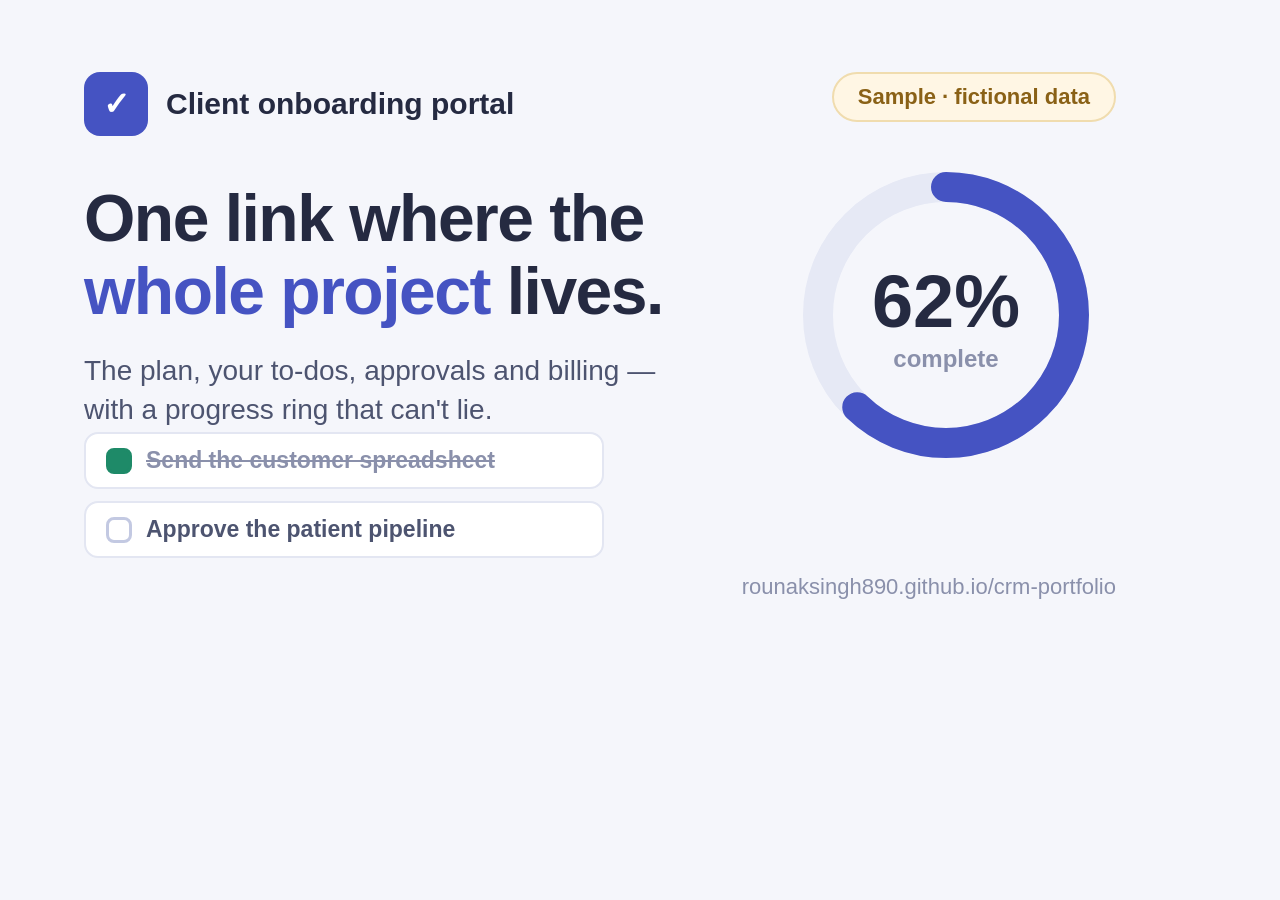
<file: assets/og/src/og-onboard.html>
<!DOCTYPE html>
<html><head><meta charset="UTF-8"><style>
  /* image source for a social card — single system font is intentional (headless render) */
  * { margin: 0; box-sizing: border-box; }
  body { width: 1200px; height: 630px; font-family: 'Segoe UI', Arial, sans-serif; background: #f5f6fb; color: #252a41; overflow: hidden; }
  .card { position: relative; width: 1200px; height: 630px; padding: 72px 84px; display: flex; }
  .left { flex: 1; display: flex; flex-direction: column; }
  .top { display: flex; align-items: center; gap: 18px; }
  .mark { width: 64px; height: 64px; border-radius: 16px; background: #4553c2; color: #fff; display: flex; align-items: center; justify-content: center; font-size: 32px; font-weight: 700; }
  .brand { font-size: 30px; font-weight: 700; }
  h1 { margin-top: 46px; font-size: 66px; line-height: 1.1; font-weight: 700; letter-spacing: -1.5px; max-width: 640px; }
  h1 em { font-style: normal; color: #4553c2; }
  .sub { margin-top: 24px; font-size: 28px; color: #4d5470; max-width: 620px; line-height: 1.4; }
  .rows { margin-top: auto; display: grid; gap: 12px; max-width: 520px; }
  .row { display: flex; align-items: center; gap: 14px; background: #fff; border: 2px solid #e3e6f2; border-radius: 14px; padding: 13px 20px; font-size: 23px; font-weight: 600; color: #4d5470; }
  .row i { width: 26px; height: 26px; border-radius: 8px; border: 3px solid #c3c9e2; display: block; flex: none; }
  .row.done { color: #8a90ab; text-decoration: line-through; }
  .row.done i { background: #1e8a68; border-color: #1e8a68; }
  .ringwrap { width: 340px; display: flex; align-items: center; justify-content: center; }
  .tag { position: absolute; top: 72px; right: 84px; background: #fff6e4; border: 2px solid #f0dcae; color: #8a6116; font-size: 22px; font-weight: 600; padding: 10px 24px; border-radius: 999px; }
  .url { position: absolute; bottom: 30px; right: 84px; font-size: 22px; color: #8a90ab; }
  .ring-label { font-size: 24px; fill: #8a90ab; font-weight: 600; }
  .ring-num { font-size: 74px; fill: #252a41; font-weight: 700; }
</style></head><body>
<div class="card">
  <div class="left">
    <div class="top"><div class="mark">✓</div><div class="brand">Client onboarding portal</div></div>
    <h1>One link where the <em>whole project</em> lives.</h1>
    <p class="sub">The plan, your to-dos, approvals and billing — with a progress ring that can't lie.</p>
    <div class="rows">
      <div class="row done"><i></i>Send the customer spreadsheet</div>
      <div class="row"><i></i>Approve the patient pipeline</div>
    </div>
  </div>
  <div class="ringwrap">
    <svg width="320" height="320" viewBox="0 0 320 320">
      <circle cx="160" cy="160" r="128" fill="none" stroke="#e6e9f5" stroke-width="30"/>
      <circle cx="160" cy="160" r="128" fill="none" stroke="#4553c2" stroke-width="30" stroke-linecap="round"
        stroke-dasharray="500 804" transform="rotate(-90 160 160)"/>
      <text x="160" y="172" text-anchor="middle" class="ring-num">62%</text>
      <text x="160" y="212" text-anchor="middle" class="ring-label">complete</text>
    </svg>
  </div>
  <div class="tag">Sample · fictional data</div>
  <div class="url">rounaksingh890.github.io/crm-portfolio</div>
</div>
</body></html>
</file>
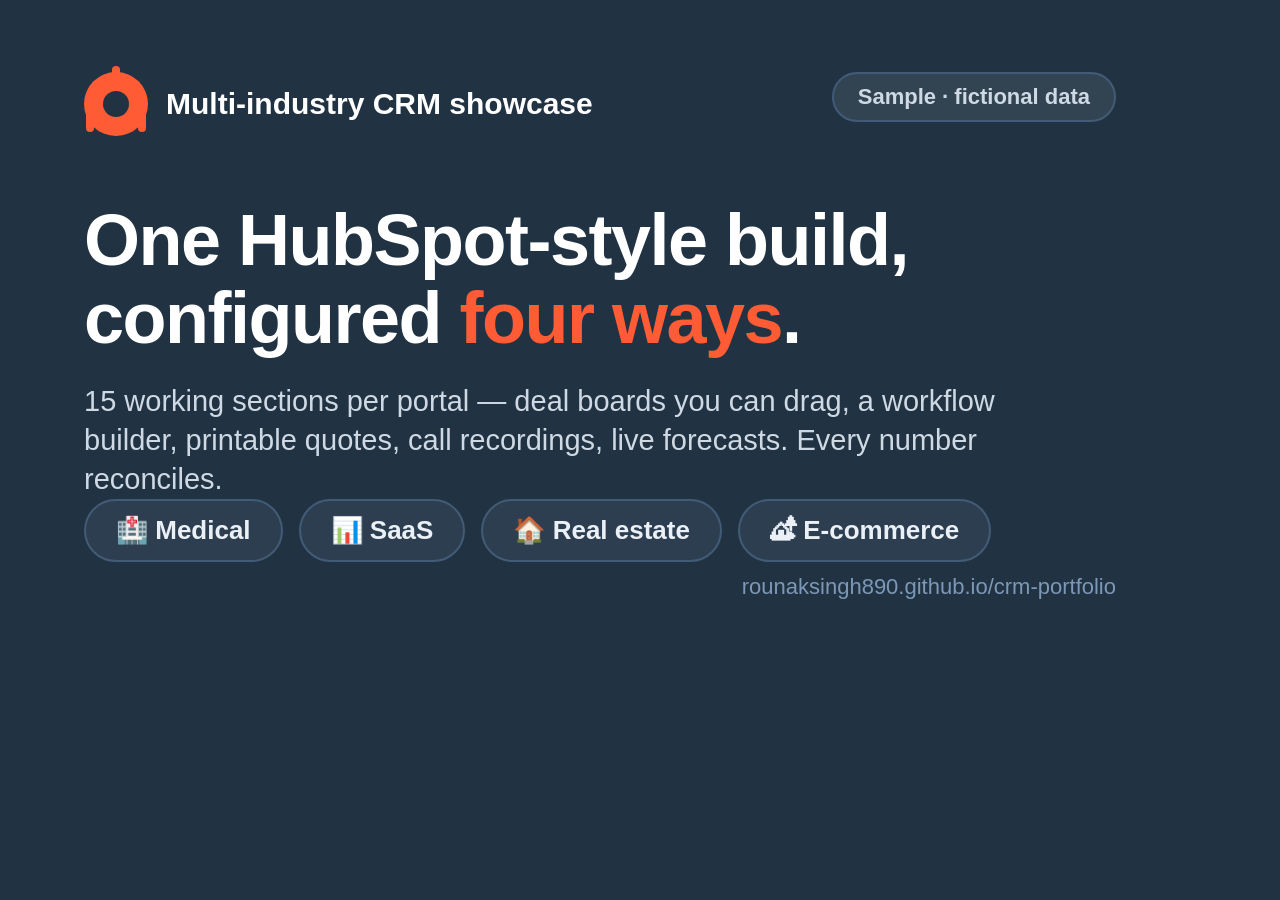
<file: assets/og/src/og-verticals.html>
<!DOCTYPE html>
<html><head><meta charset="UTF-8"><style>
  * { margin: 0; box-sizing: border-box; }
  body { width: 1200px; height: 630px; font-family: 'Segoe UI', Arial, sans-serif; background: #213343; color: #fff; overflow: hidden; }
  .card { position: relative; width: 1200px; height: 630px; padding: 72px 84px; display: flex; flex-direction: column; }
  .top { display: flex; align-items: center; gap: 18px; }
  .mark { width: 64px; height: 64px; border-radius: 50%; background: #ff5c35; position: relative; }
  .mark::after { content: ""; position: absolute; inset: 19px; border-radius: 50%; background: #213343; }
  .mark::before { content: ""; position: absolute; left: 28px; top: -6px; width: 8px; height: 20px; border-radius: 4px; background: #ff5c35; box-shadow: 26px 46px 0 #ff5c35, -26px 46px 0 #ff5c35; }
  .brand { font-size: 30px; font-weight: 700; }
  h1 { margin-top: 66px; font-size: 72px; line-height: 1.08; font-weight: 700; letter-spacing: -1.5px; max-width: 980px; }
  h1 em { font-style: normal; color: #ff5c35; }
  .sub { margin-top: 24px; font-size: 29px; color: #cfd9e4; max-width: 940px; line-height: 1.35; }
  .chips { margin-top: auto; display: flex; gap: 16px; }
  .chip { background: #2d3e50; border: 2px solid #425b76; border-radius: 999px; padding: 14px 30px; font-size: 26px; font-weight: 600; color: #eaf0f6; }
  .tag { position: absolute; top: 72px; right: 84px; background: rgba(255,255,255,.08); border: 2px solid #425b76; color: #cfd9e4; font-size: 22px; font-weight: 600; padding: 10px 24px; border-radius: 999px; }
  .url { position: absolute; bottom: 30px; right: 84px; font-size: 22px; color: #7c98b6; }
</style></head><body>
<div class="card">
  <div class="top"><div class="mark"></div><div class="brand">Multi-industry CRM showcase</div></div>
  <div class="tag">Sample · fictional data</div>
  <h1>One HubSpot-style build,<br>configured <em>four ways</em>.</h1>
  <p class="sub">15 working sections per portal — deal boards you can drag, a workflow builder, printable quotes, call recordings, live forecasts. Every number reconciles.</p>
  <div class="chips"><span class="chip">🏥 Medical</span><span class="chip">📊 SaaS</span><span class="chip">🏠 Real estate</span><span class="chip">🏕 E-commerce</span></div>
  <div class="url">rounaksingh890.github.io/crm-portfolio</div>
</div>
</body></html>
</file>
<file: assets/hub.css>
/* CRM Portfolio hub — the one page that ties the three samples together.
   Light, editorial, self-contained. Each piece keeps its own accent color. */

:root {
  --ink: #1d2b3a;
  --ink-2: #46586a;
  --muted: #7d8ea0;
  --bg: #f6f8fa;
  --card: #ffffff;
  --border: #e4e9ee;
  --line: #eef2f5;
  --font: 'Hanken Grotesk', 'Segoe UI', system-ui, -apple-system, sans-serif;
  --font-head: 'Newsreader', Georgia, serif;
  --r: 16px;
  --shadow: 0 1px 2px rgba(29, 43, 58, .05), 0 14px 40px -18px rgba(29, 43, 58, .18);
}

* { box-sizing: border-box; margin: 0; padding: 0; }
html { scroll-behavior: smooth; scroll-padding-top: 70px; }
body { font: 400 16px/1.6 var(--font); color: var(--ink); background: var(--bg); -webkit-font-smoothing: antialiased; }
svg { display: block; }
a { color: inherit; text-decoration: none; }
h1, h2, h3 { font-family: var(--font-head); font-weight: 600; letter-spacing: -0.01em; }

/* ---- top bar ------------------------------------------------------------ */
.topbar {
  position: sticky; top: 0; z-index: 30;
  display: flex; align-items: center; gap: 16px;
  padding: 13px clamp(16px, 4vw, 44px);
  background: rgba(246, 248, 250, .9); backdrop-filter: blur(9px);
  border-bottom: 1px solid var(--line);
}
.logo { display: flex; align-items: center; gap: 9px; font-weight: 700; font-size: 16px; }
.badge {
  margin-left: auto; padding: 5px 12px; border-radius: 999px; white-space: nowrap;
  background: #fff6e4; color: #8a6116; border: 1px solid #f0dcae; font-size: 12.5px; font-weight: 600;
}

/* ---- hero ---------------------------------------------------------------- */
.hero { max-width: 940px; margin: 0 auto; padding: clamp(48px, 8vw, 96px) 20px 20px; text-align: center; }
.kicker { font-size: 13px; font-weight: 700; letter-spacing: .1em; text-transform: uppercase; color: #ff7a59; }
.hero h1 { font-size: clamp(32px, 6vw, 58px); line-height: 1.08; margin: 16px 0 20px; font-weight: 600; }
.hero .lede { max-width: 65ch; margin: 0 auto; color: var(--ink-2); font-size: clamp(16px, 2vw, 18px); }
.hero-hints {
  display: flex; flex-wrap: wrap; justify-content: center; gap: 10px 22px;
  margin-top: 26px; font-size: 14px; font-weight: 600; color: var(--ink-2);
}
.hero-hints span { display: inline-flex; align-items: center; gap: 7px; }
.hero-scroll {
  display: inline-block; margin-top: 30px; padding: 10px 20px;
  border: 1.5px solid var(--border); border-radius: 999px; font-weight: 600; font-size: 14.5px;
  color: var(--ink-2); background: var(--card); transition: border-color .15s, color .15s;
}
.hero-scroll:hover { border-color: var(--ink); color: var(--ink); }

/* ---- flow strip ---------------------------------------------------------- */
.flow {
  max-width: 940px; margin: 40px auto 0; padding: 0 20px;
  display: flex; align-items: stretch; justify-content: center; gap: 8px; flex-wrap: wrap;
}
.flow-step {
  flex: 1 1 200px; background: var(--card); border: 1px solid var(--border); border-radius: var(--r);
  box-shadow: var(--shadow); padding: 16px 18px; display: grid; gap: 3px; align-content: start;
}
.fnum {
  width: 28px; height: 28px; border-radius: 50%; display: grid; place-items: center;
  background: var(--c); color: #fff; font-weight: 700; font-size: 14px; margin-bottom: 5px;
}
.flow-step b { font-family: var(--font-head); font-size: 18px; }
.flow-step span { font-size: 13.5px; color: var(--ink-2); }
.flow-arrow { align-self: center; color: var(--muted); font-size: 22px; font-weight: 300; }

/* ---- pieces -------------------------------------------------------------- */
.pieces { max-width: 1080px; margin: 0 auto; padding: clamp(36px, 6vw, 60px) 20px 10px; display: grid; gap: 22px; }
.piece {
  display: grid; grid-template-columns: 300px 1fr;
  background: var(--card); border: 1px solid var(--border); border-radius: 20px;
  box-shadow: var(--shadow); overflow: hidden;
  transition: transform .16s, box-shadow .16s;
}
.piece:hover { transform: translateY(-3px); box-shadow: 0 2px 4px rgba(29,43,58,.06), 0 24px 54px -22px rgba(29,43,58,.28); }
.piece:focus-visible { outline: 3px solid var(--accent); outline-offset: 3px; }

.p-art { position: relative; overflow: hidden; min-height: 240px; background: color-mix(in srgb, var(--accent) 12%, #fff); display: grid; place-items: center; }
.p-body { padding: 26px 30px; display: grid; gap: 10px; align-content: center; }
.p-tag { font-size: 12.5px; font-weight: 700; letter-spacing: .06em; text-transform: uppercase; color: var(--accent); }
.p-body h2 { font-size: clamp(22px, 3vw, 27px); }
.p-body p { color: var(--ink-2); font-size: 15px; max-width: 62ch; }
.p-stats { display: flex; gap: 24px; margin-top: 6px; flex-wrap: wrap; }
.p-stats b { display: block; font-family: var(--font-head); font-size: 26px; color: var(--ink); line-height: 1; }
.p-stats span { font-size: 12.5px; color: var(--muted); }
.p-cta { margin-top: 8px; font-weight: 700; font-size: 15px; color: var(--accent); }
.piece:hover .p-cta { text-decoration: underline; }

/* cover art: verticals — four labelled quadrants around a CRM core */
.art-verticals .chip {
  position: absolute; font-size: 12px; font-weight: 700; color: #b5461f;
  background: #fff; border: 1px solid #ffd9cc; border-radius: 999px; padding: 5px 11px; box-shadow: var(--shadow);
}
.chip-tl { top: 30px; left: 26px; } .chip-tr { top: 30px; right: 26px; }
.chip-bl { bottom: 30px; left: 26px; } .chip-br { bottom: 30px; right: 26px; }
.art-core {
  font-family: var(--font-head); font-weight: 700; font-size: 30px; color: #fff;
  width: 92px; height: 92px; border-radius: 24px; display: grid; place-items: center;
  background: linear-gradient(135deg, #ff7a59, #ff9a7f); box-shadow: 0 14px 30px -10px rgba(255,122,89,.6);
}

/* cover art: migration — messy sheet → clean cards */
.art-migration { gap: 14px; }
.mig-sheet { display: grid; grid-template-columns: repeat(2, 34px); grid-auto-rows: 20px; gap: 4px; }
.mig-sheet i { background: #fff; border: 1px solid #cfe0d6; border-radius: 3px; }
.mig-sheet i.bad { background: #fdeef1; border-color: #eeb6c2; }
.mig-arrow { color: #2e7d5b; font-size: 26px; font-weight: 700; }
.mig-cards { display: grid; gap: 8px; }
.mig-cards b { display: block; width: 78px; height: 22px; border-radius: 6px; background: linear-gradient(135deg, #2e7d5b, #47a37c); box-shadow: 0 8px 18px -8px rgba(46,125,91,.6); }

/* cover art: onboarding — progress ring + task rows */
.ob-ring { width: 128px; height: 128px; }
.ob-bg { fill: none; stroke: #dfe3f4; stroke-width: 11; }
.ob-fg { fill: none; stroke: #4553c2; stroke-width: 11; stroke-linecap: round; stroke-dasharray: 179 289; transform: rotate(-90deg); transform-origin: center; }
.ob-pct { font-family: var(--font-head); font-weight: 700; font-size: 26px; fill: #333f9e; }
.ob-rows { position: absolute; bottom: 26px; display: grid; gap: 6px; }
.ob-rows i { width: 96px; height: 12px; border-radius: 999px; background: #fff; border: 1px solid #d7dcf2; }
.ob-rows i.on { background: #4553c2; border-color: #4553c2; }

/* ---- highlights band -------------------------------------------------------- */
.hl-band { max-width: 1080px; margin: 0 auto; padding: 26px 20px 6px; }
.hl-band h2 { font-size: clamp(20px, 3vw, 25px); margin-bottom: 18px; }
.hl-grid { display: grid; grid-template-columns: repeat(auto-fit, minmax(300px, 1fr)); gap: 12px; }
.hl-item {
  display: grid; grid-template-columns: 44px 1fr; grid-template-rows: auto auto;
  column-gap: 14px; row-gap: 2px; align-items: center;
  background: var(--card); border: 1px solid var(--border); border-radius: 14px;
  box-shadow: var(--shadow); padding: 15px 17px;
}
.hl-ic {
  grid-row: 1 / 3;
  width: 44px; height: 44px; border-radius: 12px;
  display: flex; align-items: center; justify-content: center;
  background: color-mix(in srgb, var(--c) 13%, #fff);
  color: var(--c); font-size: 19px; font-weight: 700;
}
.hl-item b { font-size: 14.5px; }
.hl-item > span:last-child { font-size: 13px; color: var(--ink-2); }

/* ---- about ---------------------------------------------------------------- */
.about { max-width: 1080px; margin: 0 auto; padding: 36px 20px; }
.about-card { background: var(--card); border: 1px solid var(--border); border-radius: 20px; box-shadow: var(--shadow); padding: clamp(24px, 4vw, 40px); }
.about-card h2 { font-size: clamp(21px, 3vw, 26px); display: flex; align-items: center; gap: 12px; flex-wrap: wrap; }
.about-card p { margin-top: 14px; color: var(--ink-2); max-width: 82ch; }
.about-card .pill { font-family: var(--font); font-size: 12px; font-weight: 700; color: #b5461f; background: #fff1ec; border: 1px solid #ffd9cc; border-radius: 999px; padding: 3px 11px; }
.fine { font-size: 13px; color: var(--muted); }

/* ---- footer --------------------------------------------------------------- */
.foot {
  max-width: 1080px; margin: 0 auto; padding: 30px 20px 60px;
  display: flex; justify-content: space-between; gap: 12px; flex-wrap: wrap;
  border-top: 1px solid var(--line); font-size: 13px; color: var(--muted);
}

/* ---- phones --------------------------------------------------------------- */
@media (max-width: 800px) {
  .flow-arrow { transform: rotate(90deg); }
  .piece { grid-template-columns: 1fr; }
  .p-art { min-height: 190px; }
}
@media (max-width: 460px) {
  .badge { display: none; }
  .p-stats { gap: 16px; }
}
</file>
<file: client-onboarding/assets/styles.css>
/* Client onboarding portal — light, calm, reassuring.
   Sidebar shell on desktop, slide-over + top bar on phones. */

:root {
  --brand: #4553c2;
  --brand-deep: #333f9e;
  --brand-soft: #eceefb;
  --ink: #252a41;
  --ink-2: #4d5470;
  --muted: #8a90ab;
  --bg: #f5f6fb;
  --card: #ffffff;
  --border: #e3e6f2;
  --good: #1e8a68;
  --good-bg: #e5f5ee;
  --warn: #b3652a;
  --warn-bg: #fdf1e4;
  --up: #8a90ab;
  --up-bg: #eef0f6;
  --act: #2c6cb0;
  --act-bg: #e7f0fa;
  --ring-bg: #e6e9f5;
  --font: 'Hanken Grotesk', 'Segoe UI', system-ui, sans-serif;
  --font-head: 'Bricolage Grotesque', 'Segoe UI', system-ui, sans-serif;
  --r: 14px;
  --shadow: 0 1px 2px rgba(37, 42, 65, .04), 0 10px 28px -14px rgba(37, 42, 65, .14);
}

* { box-sizing: border-box; margin: 0; padding: 0; }
html { scroll-behavior: smooth; }
body { font: 400 15px/1.55 var(--font); color: var(--ink); background: var(--bg); -webkit-font-smoothing: antialiased; }
button { font: inherit; color: inherit; background: none; border: 0; cursor: pointer; }
a { color: var(--brand-deep); text-decoration: none; }
a:hover { text-decoration: underline; }
h1, h2, h3 { font-family: var(--font-head); letter-spacing: -0.01em; }
svg { display: block; }

#app { display: flex; min-height: 100vh; }

/* ---- sidebar ---------------------------------------------------------------- */
.side {
  width: 258px; flex: none;
  position: sticky; top: 0; height: 100vh; overflow-y: auto;
  background: var(--card); border-right: 1px solid var(--border);
  display: flex; flex-direction: column; padding: 18px 14px;
  z-index: 50;
}
.brand { display: flex; gap: 11px; align-items: center; padding: 4px 8px 16px; }
.blogo {
  width: 40px; height: 40px; border-radius: 12px; flex: none;
  display: grid; place-items: center; color: #fff; font: 700 19px var(--font-head);
}
.brand b { display: block; font-size: 14.5px; line-height: 1.25; }
.brand span { font-size: 12px; color: var(--muted); }
.side nav { display: grid; gap: 2px; }
.nv {
  display: flex; align-items: center; gap: 11px;
  padding: 9px 10px; border-radius: 10px; font-weight: 500; font-size: 14px;
  color: var(--ink-2);
}
.nv svg { width: 19px; height: 19px; flex: none; }
.nv:hover { background: var(--bg); text-decoration: none; }
.nv.on { background: var(--brand-soft); color: var(--brand-deep); font-weight: 700; }
.nv .bdg {
  margin-left: auto; min-width: 20px; height: 20px; padding: 0 6px; border-radius: 999px;
  display: grid; place-items: center; background: var(--brand); color: #fff; font-size: 11.5px;
}
.side-foot { margin-top: auto; padding-top: 18px; display: grid; gap: 10px; }
.side-foot .fine { text-align: center; }
.sbk { position: fixed; inset: 0; background: rgba(37, 42, 65, .38); z-index: 49; }

/* ---- main column --------------------------------------------------------------- */
.main-col { flex: 1; min-width: 0; }
.mobbar {
  display: none; position: sticky; top: 0; z-index: 40;
  align-items: center; justify-content: space-between; gap: 10px;
  padding: 10px 14px; background: rgba(255,255,255,.94); backdrop-filter: blur(8px);
  border-bottom: 1px solid var(--border);
}
.mobbar b { font-family: var(--font-head); font-size: 15px; }
.mb-btn { width: 38px; height: 38px; display: grid; place-items: center; border-radius: 10px; color: var(--ink-2); }
.mb-btn svg { width: 20px; height: 20px; }
.mb-btn:active { background: var(--bg); }
.note {
  text-align: center; font-size: 12px; padding: 7px 14px;
  background: #fff6e4; color: #8a6116; border-bottom: 1px solid #f0dcae;
}
main { max-width: 1020px; margin: 0 auto; padding: clamp(18px, 3vw, 34px) clamp(14px, 3vw, 30px) 80px; display: grid; gap: 16px; }

.page-head h1 { font-size: clamp(22px, 3vw, 28px); }
.page-head p { color: var(--ink-2); margin-top: 6px; max-width: 74ch; }

/* ---- cards ------------------------------------------------------------------------ */
.card {
  background: var(--card); border: 1px solid var(--border); border-radius: var(--r);
  box-shadow: var(--shadow); padding: 20px 22px;
}
.card h2 { font-size: 16.5px; display: flex; align-items: center; gap: 9px; margin-bottom: 6px; }
.card-sub { font-size: 13.5px; color: var(--ink-2); margin-bottom: 14px; max-width: 72ch; }
.count {
  min-width: 22px; height: 22px; padding: 0 7px; border-radius: 999px;
  display: inline-grid; place-items: center;
  background: var(--brand-soft); color: var(--brand-deep); font: 700 12px var(--font);
}
.grid-2 { display: grid; grid-template-columns: 1.25fr 1fr; gap: 16px; }
.grid-2 > * { min-width: 0; }
.stack { display: grid; gap: 16px; align-content: start; }
.more { display: inline-block; margin-top: 12px; font-size: 13.5px; font-weight: 600; }
.empty { color: var(--muted); padding: 10px 0; }
.fine { font-size: 12.5px; color: var(--muted); }

/* ---- hero ---------------------------------------------------------------------------- */
.hero-card { display: flex; gap: 26px; align-items: center; }
.hero-main { flex: 1; min-width: 0; }
.hello { font-weight: 600; color: var(--brand-deep); }
.hero-card h1 { font-size: clamp(21px, 3vw, 27px); margin: 2px 0 8px; }
.sum { color: var(--ink-2); max-width: 62ch; }
.hero-meta { display: flex; gap: 10px; flex-wrap: wrap; margin-top: 12px; font-size: 13.5px; color: var(--ink-2); }
.hero-meta i { color: var(--border); font-style: normal; }
.ph-chips { display: flex; flex-wrap: wrap; gap: 8px; margin-top: 16px; }
.ph-chip {
  display: grid; gap: 1px; padding: 8px 13px; border-radius: 11px;
  background: var(--up-bg); border: 1px solid var(--border); text-decoration: none;
}
.ph-chip:hover { text-decoration: none; border-color: var(--brand); }
.ph-chip b { font-size: 12.5px; color: var(--ink); }
.ph-chip span { font-size: 11.5px; color: var(--muted); }
.ph-chip.ph-part { background: var(--brand-soft); border-color: #cdd3f2; }
.ph-chip.ph-done { background: var(--good-bg); }
.ph-chip.ph-done span { color: var(--good); font-weight: 700; }
.hero-ring { flex: none; text-align: center; width: 168px; }
.ring { width: 132px; height: 132px; margin: 0 auto; }
.ring-n { font: 700 26px var(--font-head); fill: var(--ink); }
.ring-t { font: 600 10.5px var(--font); fill: var(--muted); letter-spacing: .08em; text-transform: uppercase; }
.ring-sub { display: block; margin-top: 8px; font-size: 11.5px; color: var(--muted); }

/* ---- task rows -------------------------------------------------------------------------- */
.trow { display: flex; gap: 12px; align-items: flex-start; padding: 11px 2px; border-top: 1px solid var(--border); }
.trow:first-of-type { border-top: 0; }
.trow.is-done .t-main b { text-decoration: line-through; color: var(--muted); }
.chk {
  width: 24px; height: 24px; flex: none; margin-top: 1px;
  border-radius: 8px; border: 2px solid #c3c9e2; color: transparent;
  display: grid; place-items: center; transition: all .15s;
}
.chk svg { width: 14px; height: 14px; }
.chk:hover { border-color: var(--brand); }
.chk.on { background: var(--good); border-color: var(--good); color: #fff; }
.t-main { flex: 1; min-width: 0; display: grid; gap: 2px; }
.t-main b { font-size: 14px; }
.t-main > span { font-size: 12.5px; color: var(--ink-2); }
.t-main .how { color: var(--muted); font-size: 12px; }
.t-end { flex: none; display: flex; align-items: center; gap: 10px; }
.due { font-size: 12px; color: var(--muted); white-space: nowrap; }
.due.late { color: #b3372a; font-weight: 700; }
.jump { font-size: 12.5px; font-weight: 700; }

/* ---- meetings / updates on home ------------------------------------------------------------ */
.mrow { display: flex; gap: 14px; align-items: center; }
.mdate {
  flex: none; width: 56px; text-align: center; border-radius: 12px;
  background: var(--brand-soft); padding: 7px 4px;
}
.mdate b { display: block; font: 700 20px var(--font-head); color: var(--brand-deep); line-height: 1.1; }
.mdate span { font-size: 11px; font-weight: 700; letter-spacing: .06em; text-transform: uppercase; color: var(--brand); }
.upd { display: flex; gap: 12px; }
.u-main { min-width: 0; }
.u-main b { font-size: 13.5px; }
.u-main .role { font-size: 12px; color: var(--muted); }
.u-main time { font-size: 12px; color: var(--muted); margin-left: 4px; }
.u-main p { font-size: 13.5px; color: var(--ink-2); margin-top: 4px; white-space: pre-line; }
.av {
  width: 36px; height: 36px; border-radius: 50%; flex: none;
  display: grid; place-items: center; color: #fff; font: 700 13px var(--font);
}
.av-s { width: 28px; height: 28px; font-size: 10.5px; }

/* ---- team ------------------------------------------------------------------------------------- */
.tgrid { display: grid; grid-template-columns: repeat(auto-fill, minmax(215px, 1fr)); gap: 12px; margin-top: 8px; }
.tcard { border: 1px solid var(--border); border-radius: 12px; padding: 13px 14px; display: grid; gap: 9px; align-content: start; }
.tc-top { display: flex; gap: 10px; align-items: center; }
.tc-top b { display: block; font-size: 14px; }
.tc-top span { font-size: 12px; color: var(--muted); }
.tnote { font-size: 12.5px; color: var(--ink-2); }
.side-agency, .side-client {
  justify-self: start; font-size: 11px; font-weight: 700; letter-spacing: .04em;
  padding: 3px 9px; border-radius: 999px;
}
.side-agency { background: var(--brand-soft); color: var(--brand-deep); }
.side-client { background: var(--good-bg); color: var(--good); }

/* ---- plan ---------------------------------------------------------------------------------------- */
.phase { padding-bottom: 10px; }
.ph-head { display: flex; justify-content: space-between; gap: 14px; align-items: flex-start; }
.ph-right { flex: none; text-align: right; display: grid; gap: 4px; justify-items: end; }
.when { font-size: 12px; color: var(--muted); white-space: nowrap; }
.frac {
  font: 700 13px var(--font); color: var(--brand-deep);
  background: var(--brand-soft); border-radius: 999px; padding: 3px 10px;
}
.steps { display: grid; margin-top: 6px; }
.step {
  display: flex; gap: 13px; align-items: flex-start; text-align: left; width: 100%;
  padding: 12px 6px; border-top: 1px solid var(--border); border-radius: 8px;
}
.step:hover { background: var(--bg); }
.step .dot { width: 12px; height: 12px; border-radius: 50%; flex: none; margin-top: 5px; background: var(--up); opacity: .45; }
.step.done .dot { background: var(--good); opacity: 1; }
.step.active .dot { background: var(--act); opacity: 1; }
.step.waiting .dot { background: var(--warn); opacity: 1; }
.s-main { flex: 1; min-width: 0; display: grid; gap: 2px; }
.s-main b { font-size: 14px; }
.s-main span { font-size: 12.5px; color: var(--ink-2); }
.s-end { flex: none; display: flex; gap: 8px; align-items: center; }
.own { font-size: 11px; font-weight: 800; letter-spacing: .05em; padding: 3px 8px; border-radius: 999px; }
.own-you { background: var(--warn-bg); color: var(--warn); }
.own-us { background: var(--up-bg); color: var(--ink-2); }
.pill { font-size: 11.5px; font-weight: 700; padding: 3px 10px; border-radius: 999px; white-space: nowrap; }
.st-done { background: var(--good-bg); color: var(--good); }
.st-active { background: var(--act-bg); color: var(--act); }
.st-wait { background: var(--warn-bg); color: var(--warn); }
.st-up { background: var(--up-bg); color: var(--muted); }

/* ---- forms & access --------------------------------------------------------------------------------- */
.bar { height: 9px; border-radius: 999px; background: var(--ring-bg); overflow: hidden; margin: 4px 0 16px; }
.bar i { display: block; height: 100%; background: var(--brand); border-radius: 999px; }
.fields { display: grid; grid-template-columns: 1fr 1fr; gap: 12px; }
.field { display: grid; gap: 5px; }
.field > span { font-size: 12.5px; font-weight: 700; color: var(--ink-2); }
.field input, .field textarea, .composer textarea, .chg-box textarea {
  font: inherit; font-size: 13.5px; color: var(--ink);
  padding: 9px 12px; border-radius: 10px; border: 1.5px solid var(--border); background: #fbfbfe;
  width: 100%; resize: vertical;
}
.field input:focus, .field textarea:focus, .composer textarea:focus, .chg-box textarea:focus {
  outline: none; border-color: var(--brand); background: #fff;
}
.field.filled input, .field.filled textarea { border-color: #cfe4d9; background: #f7fcf9; }
.form-foot { display: flex; gap: 12px; align-items: center; margin-top: 14px; flex-wrap: wrap; }
.arow { display: flex; gap: 12px; align-items: flex-start; padding: 12px 2px; border-top: 1px solid var(--border); }
.arow:first-of-type { border-top: 0; }
.arow.st-skip .t-main { opacity: .6; }

/* ---- documents ---------------------------------------------------------------------------------------- */
.drow { display: flex; gap: 13px; align-items: center; padding: 11px 2px; border-top: 1px solid var(--border); }
.drow:first-of-type { border-top: 0; }
.ftype {
  flex: none; width: 44px; height: 44px; border-radius: 11px;
  display: grid; place-items: center;
  background: var(--brand-soft); color: var(--brand-deep); font: 800 11px var(--font);
}
.ftype.ok { background: var(--good-bg); color: var(--good); font-size: 16px; }

/* ---- approvals ------------------------------------------------------------------------------------------ */
.ap-items { display: grid; grid-template-columns: 1fr 1fr; gap: 9px; margin: 12px 0 4px; }
.ap-item { border: 1px solid var(--border); border-radius: 11px; padding: 10px 13px; }
.ap-item b { display: block; font-size: 13.5px; }
.ap-item span { font-size: 12.5px; color: var(--ink-2); }
.email-prev { border: 1px solid var(--border); border-radius: 12px; overflow: hidden; margin: 12px 0; }
.ep-head { background: var(--bg); padding: 10px 15px; border-bottom: 1px solid var(--border); }
.ep-head span { font-size: 11px; font-weight: 800; letter-spacing: .06em; text-transform: uppercase; color: var(--muted); display: block; }
.ep-head b { font-size: 14px; }
.ep-body { font: 13.5px/1.6 var(--font); white-space: pre-wrap; padding: 14px 16px; color: var(--ink-2); }
.sms-prev { background: var(--act-bg); border-radius: 12px; padding: 11px 15px; margin-bottom: 12px; }
.sms-prev span { font-size: 11px; font-weight: 800; letter-spacing: .06em; text-transform: uppercase; color: var(--act); }
.sms-prev p { font-size: 13.5px; margin-top: 3px; }
.ap-actions { display: flex; gap: 10px; flex-wrap: wrap; align-items: center; }
.chg-box { width: 100%; display: grid; gap: 8px; justify-items: start; margin-top: 8px; }
.chg-note { font-size: 13px; color: var(--ink-2); background: var(--warn-bg); border-radius: 10px; padding: 10px 13px; display: grid; gap: 8px; justify-items: start; }
.ap-foot { margin-top: 12px; }

/* ---- meetings ---------------------------------------------------------------------------------------------- */
.meet.next { border-color: #c6cdf0; box-shadow: 0 0 0 3px var(--brand-soft), var(--shadow); }
.meet.done { opacity: .82; }
.mwho { display: flex; gap: 4px; }
.agenda { margin-top: 12px; padding-top: 12px; border-top: 1px dashed var(--border); display: flex; gap: 14px; }
.agenda > span { flex: none; font-size: 11px; font-weight: 800; letter-spacing: .06em; text-transform: uppercase; color: var(--muted); padding-top: 2px; }
.agenda ul { list-style: none; display: grid; gap: 3px; }
.agenda li { font-size: 13px; color: var(--ink-2); padding-left: 16px; position: relative; }
.agenda li::before { content: '·'; position: absolute; left: 4px; color: var(--brand); font-weight: 900; }

/* ---- updates -------------------------------------------------------------------------------------------------- */
.composer { display: flex; gap: 10px; align-items: flex-start; }
.composer textarea { flex: 1; }
.upd-card.mine { border-color: #c6cdf0; background: #fbfbff; }

/* ---- faq / about -------------------------------------------------------------------------------------------------- */
.faq { border-top: 1px solid var(--border); padding: 4px 2px; }
.faq:first-of-type { border-top: 0; }
.faq summary { cursor: pointer; font-weight: 700; font-size: 14px; padding: 9px 0; list-style: none; display: flex; justify-content: space-between; gap: 10px; }
.faq summary::after { content: '+'; color: var(--brand); font-weight: 800; }
.faq[open] summary::after { content: '–'; }
.faq p { font-size: 13.5px; color: var(--ink-2); padding: 0 0 12px; max-width: 76ch; }
.about p { font-size: 14px; color: var(--ink-2); margin-bottom: 10px; max-width: 78ch; }

/* ---- buttons ---------------------------------------------------------------------------------------------------------- */
.btn {
  display: inline-flex; align-items: center; gap: 7px;
  padding: 9px 16px; border-radius: 10px; font-weight: 700; font-size: 13.5px;
  background: #fff; border: 1.5px solid var(--border); color: var(--ink-2);
  transition: all .15s;
}
.btn:hover { border-color: var(--brand); color: var(--brand-deep); }
.btn.primary { background: var(--brand); border-color: var(--brand); color: #fff; }
.btn.primary:hover { background: var(--brand-deep); }
.btn.small { padding: 6px 12px; font-size: 12.5px; }
.btn.wide { width: 100%; justify-content: center; }

/* ---- drawer ------------------------------------------------------------------------------------------------------------- */
#dbk { position: fixed; inset: 0; z-index: 70; background: rgba(37, 42, 65, .4); opacity: 0; transition: opacity .18s; }
#dbk.open { opacity: 1; }
#drawer {
  position: fixed; top: 0; right: 0; bottom: 0; z-index: 71;
  width: min(480px, 100%); overflow-y: auto;
  background: var(--bg); padding: 24px;
  box-shadow: -16px 0 40px -16px rgba(37, 42, 65, .4);
  transform: translateX(20px); opacity: 0; transition: transform .18s, opacity .18s;
}
#drawer.open { transform: none; opacity: 1; }
.d-close { float: right; width: 34px; height: 34px; border-radius: 50%; background: var(--card); border: 1px solid var(--border); color: var(--ink-2); }
.d-top { display: flex; gap: 8px; margin-bottom: 10px; }
#drawer h2 { font-size: 19px; margin-bottom: 6px; }
.d-desc { color: var(--ink-2); font-size: 14px; margin: 10px 0 6px; }
#drawer h3 { font-size: 13px; text-transform: uppercase; letter-spacing: .06em; color: var(--ink-2); margin: 18px 0 9px; }
.need-list { display: grid; gap: 8px; }
.need {
  display: flex; gap: 10px; align-items: center;
  background: var(--card); border: 1px solid var(--border); border-radius: 11px; padding: 10px 13px;
  text-decoration: none;
}
.need:hover { border-color: var(--brand); text-decoration: none; }
.need b { font-size: 13.5px; flex: 1; color: var(--ink); }
.need > span:last-child { font-size: 12px; color: var(--warn); font-weight: 700; }
.need.ok > span:last-child { color: var(--good); }
.need .nd { color: var(--warn); font-weight: 800; }
.need.ok .nd { color: var(--good); }

/* ---- toast + tour ------------------------------------------------------------------------------------------------------------ */
#toast {
  position: fixed; left: 50%; bottom: 26px; transform: translate(-50%, 14px); z-index: 90;
  background: var(--ink); color: #fff; font-size: 13.5px; font-weight: 600;
  padding: 11px 20px; border-radius: 999px; opacity: 0; pointer-events: none;
  transition: all .2s; max-width: min(92vw, 480px); text-align: center;
}
#toast.show { opacity: 1; transform: translate(-50%, 0); }
#tring {
  position: fixed; z-index: 80; pointer-events: none; display: none;
  border: 3px solid var(--brand); border-radius: 14px;
  box-shadow: 0 0 0 4000px rgba(37, 42, 65, .42);
}
#ttip {
  position: fixed; z-index: 81; width: min(340px, calc(100vw - 20px));
  background: #fff; border-radius: 14px; padding: 16px 18px;
  box-shadow: 0 18px 50px -12px rgba(37, 42, 65, .45);
}
.tt-n { font-size: 11px; font-weight: 800; letter-spacing: .08em; color: var(--brand); }
#ttip h3 { font-size: 16px; margin: 4px 0 6px; }
#ttip p { font-size: 13.5px; color: var(--ink-2); }
.tt-btns { display: flex; gap: 8px; justify-content: flex-end; margin-top: 13px; }

/* ---- billing + meeting actions -------------------------------------------------------------------------------------------------------- */
.bill-sum { display: grid; grid-template-columns: repeat(auto-fit, minmax(170px, 1fr)); gap: 12px; }
.bsum { padding: 16px 18px; }
.bsum b { display: block; font: 700 24px var(--font-head); }
.bsum.paid b { color: var(--good); }
.bsum span { font-size: 12.5px; color: var(--muted); }
.meet-actions { margin-top: 12px; padding-top: 12px; border-top: 1px dashed var(--border); }

/* ---- first-visit welcome ------------------------------------------------------------------------------------------------------------ */
#ob-welcome {
  position: fixed; inset: 0; z-index: 95;
  background: rgba(37, 42, 65, .45);
  display: flex; align-items: center; justify-content: center; padding: 18px;
}
.obw-card {
  max-width: 470px; background: var(--bg); border-radius: 18px;
  padding: 26px 28px; box-shadow: 0 24px 70px -18px rgba(37, 42, 65, .55);
}
.obw-card h3 { font-family: var(--font-head); font-size: 21px; margin-bottom: 10px; }
.obw-card p { font-size: 14px; color: var(--ink-2); margin-bottom: 10px; }
.obw-btns { display: flex; gap: 10px; justify-content: flex-end; margin-top: 14px; flex-wrap: wrap; }

/* ---- phones ------------------------------------------------------------------------------------------------------------------------ */
@media (max-width: 920px) {
  .side {
    position: fixed; left: 0; top: 0; bottom: 0; height: auto;
    transform: translateX(-102%); transition: transform .2s;
    box-shadow: 18px 0 40px -18px rgba(37, 42, 65, .4);
  }
  .side.open { transform: none; }
  .mobbar { display: flex; }
  .grid-2 { grid-template-columns: 1fr; }
  .hero-card { flex-direction: column; align-items: stretch; text-align: left; }
  .hero-ring { width: auto; display: flex; align-items: center; gap: 14px; text-align: left; border-top: 1px solid var(--border); padding-top: 14px; }
  .ring { width: 92px; height: 92px; margin: 0; }
  .fields { grid-template-columns: 1fr; }
  .ap-items { grid-template-columns: 1fr; }
  .s-end { flex-direction: column; align-items: flex-end; gap: 4px; }
  .t-end { flex-direction: column; align-items: flex-end; gap: 4px; }
  .agenda { flex-direction: column; gap: 6px; }
  .trow, .arow, .drow { flex-wrap: wrap; }
  #drawer { padding: 18px 16px; }
}
</file>
<file: crm-migration/assets/styles.css>
/* Spreadsheet Rescue — styles.
   Two worlds on one page: the spreadsheet (gridlines, no mercy) and the CRM
   (cards, air, intent). Light theme only, phone-first responsive. */

:root {
  --ink: #23372e;
  --ink-2: #46604f;
  --muted: #7d938a;
  --brand: #2e7d5b;
  --brand-deep: #1d5e42;
  --bg: #f7f9f6;
  --card: #ffffff;
  --border: #dde6dc;
  --border-soft: #e9efe7;
  --bad: #c2586b;
  --bad-bg: #fdeef1;
  --good: #2e7d5b;
  --amber: #b97f1f;
  --font: 'Public Sans', 'Segoe UI', system-ui, -apple-system, sans-serif;
  --font-head: 'Newsreader', Georgia, serif;
  --font-sheet: Calibri, 'Segoe UI', Arial, sans-serif;
  --r: 12px;
  --shadow: 0 1px 2px rgba(35, 55, 46, .05), 0 8px 24px -12px rgba(35, 55, 46, .12);
}

* { box-sizing: border-box; margin: 0; padding: 0; }
html { scroll-behavior: smooth; scroll-padding-top: 76px; }
body { font: 400 15.5px/1.6 var(--font); color: var(--ink); background: var(--bg); -webkit-font-smoothing: antialiased; }
img, svg { display: block; }
button { font: inherit; color: inherit; background: none; border: 0; cursor: pointer; }
a { color: var(--brand-deep); }
h1, h2 { font-family: var(--font-head); font-weight: 600; letter-spacing: -0.01em; }
h3 { font-size: 16px; margin: 34px 0 10px; }
h4 { font-size: 13px; margin: 22px 0 8px; text-transform: uppercase; letter-spacing: .06em; color: var(--ink-2); }

/* ---- top bar ------------------------------------------------------------ */
.topbar {
  position: sticky; top: 0; z-index: 40;
  display: flex; align-items: center; gap: 18px;
  padding: 12px clamp(16px, 4vw, 40px);
  background: rgba(247, 249, 246, .92); backdrop-filter: blur(8px);
  border-bottom: 1px solid var(--border-soft);
}
.logo { display: flex; align-items: center; gap: 8px; font-weight: 700; font-size: 15px; color: var(--brand-deep); white-space: nowrap; }
.secnav { display: flex; gap: 2px; overflow-x: auto; scrollbar-width: none; }
.secnav::-webkit-scrollbar { display: none; }
.secnav a {
  padding: 6px 11px; border-radius: 999px; font-size: 13px; font-weight: 500;
  color: var(--ink-2); text-decoration: none; white-space: nowrap;
}
.secnav a.on { background: var(--brand); color: #fff; }
.badge {
  margin-left: auto; padding: 5px 11px; border-radius: 999px; white-space: nowrap;
  background: #fff6e4; color: #8a6116; border: 1px solid #f0dcae; font-size: 12px; font-weight: 600;
  text-decoration: none;
}
a.badge:hover { background: #ffedcb; text-decoration: none; }

/* ---- hero ----------------------------------------------------------------- */
.hero { max-width: 980px; margin: 0 auto; padding: clamp(40px, 7vw, 84px) 20px 30px; text-align: center; }
.kicker { font-size: 13px; font-weight: 700; letter-spacing: .12em; text-transform: uppercase; color: var(--brand); }
.hero h1 { font-size: clamp(27px, 4.6vw, 44px); line-height: 1.15; margin: 14px 0 18px; }
.hero .lede { max-width: 66ch; margin: 0 auto; color: var(--ink-2); }
.topline {
  display: flex; flex-wrap: wrap; justify-content: center; gap: 10px;
  margin-top: 30px;
}
.topline > div {
  background: var(--card); border: 1px solid var(--border-soft); border-radius: var(--r);
  box-shadow: var(--shadow); padding: 14px 22px; min-width: 128px;
}
.topline b { display: block; font-size: 26px; font-family: var(--font-head); color: var(--brand-deep); }
.topline span { font-size: 12.5px; color: var(--muted); }

/* ---- sections ------------------------------------------------------------- */
.sec { max-width: 1080px; margin: 0 auto; padding: clamp(36px, 6vw, 64px) 20px 8px; }
.sec h2 { font-size: clamp(21px, 3vw, 28px); display: flex; align-items: center; gap: 12px; }
.sec-n {
  flex: none; width: 34px; height: 34px; border-radius: 50%;
  display: grid; place-items: center;
  background: var(--brand); color: #fff; font: 700 15px var(--font);
}
.sec-sub { margin: 10px 0 22px; max-width: 76ch; color: var(--ink-2); }
.foot-note { margin: 14px 2px 0; font-size: 13px; color: var(--muted); max-width: 80ch; }

/* ---- chips ------------------------------------------------------------------ */
.chips { display: flex; flex-wrap: wrap; gap: 8px; margin-bottom: 16px; }
.chip {
  --pc: var(--bad);
  padding: 6px 12px; border-radius: 999px; font-size: 13px; font-weight: 500;
  background: var(--card); border: 1px solid var(--border); color: var(--ink-2);
  transition: all .15s;
}
.chip b { color: var(--pc); }
.chip:hover { border-color: var(--pc); }
.chip.on { background: var(--pc); border-color: var(--pc); color: #fff; }
.chip.on b { color: #fff; }
.chip-clear { border-style: dashed; }
.st-chip b { color: var(--pc); }

/* ---- the spreadsheet --------------------------------------------------------- */
.sheet-scroll {
  overflow-x: auto; border: 1px solid #c8cec6; border-radius: 6px;
  background: #fff; box-shadow: var(--shadow);
}
.sheet { border-collapse: collapse; width: 100%; font: 13px/1.45 var(--font-sheet); color: #1f2937; }
.sheet th, .sheet td {
  border: 1px solid #dfe3dd; padding: 5px 9px; text-align: left;
  white-space: nowrap; max-width: 340px; overflow: hidden; text-overflow: ellipsis;
}
.sheet td { background: #fff; }
.sheet .sh-letters th {
  background: #eef1ec; color: #6b7280; font-weight: 600; text-align: center; font-size: 11.5px;
  position: sticky; top: 0;
}
.sheet .sh-labels th { background: #f6f8f4; font-weight: 700; }
.sheet tbody th, .sheet tr > th:first-child {
  background: #eef1ec; color: #6b7280; text-align: center; font-weight: 600; min-width: 34px; font-size: 11.5px;
}
.sh-row { cursor: pointer; }
.sh-row:hover td { background: #f3f8f2; }
.sh-row:focus-visible td { outline: 2px solid var(--brand); outline-offset: -2px; }
.sheet.mini { font-size: 12px; }
.sheet.mini .sh-row { cursor: default; }

/* issue lighting: the table's data-mode picks which flags glow */
.sheet[data-mode="all"]     td[data-iss],
.sheet[data-mode="dup"]     td[data-iss~="dup"],
.sheet[data-mode="phone"]   td[data-iss~="phone"],
.sheet[data-mode="email"]   td[data-iss~="email"],
.sheet[data-mode="date"]    td[data-iss~="date"],
.sheet[data-mode="money"]   td[data-iss~="money"],
.sheet[data-mode="status"]  td[data-iss~="status"],
.sheet[data-mode="missing"] td[data-iss~="missing"],
.sheet[data-mode="archive"] td[data-iss~="archive"] {
  background: var(--bad-bg);
  box-shadow: inset 0 0 0 1.5px #eb9aab;
}

/* ---- cleanup: merges + archive ------------------------------------------------- */
.merge-list, .arch-list { display: grid; gap: 12px; }
.merge-card {
  display: flex; align-items: center; gap: 14px; flex-wrap: wrap;
  background: var(--card); border: 1px solid var(--border-soft); border-radius: var(--r);
  box-shadow: var(--shadow); padding: 14px 16px;
}
.mc-rows { display: grid; gap: 6px; }
.mc-row {
  text-align: left; font-size: 13.5px; color: var(--ink-2);
  padding: 6px 10px; border-radius: 8px; background: #f2f5f0; border: 1px solid var(--border-soft);
}
.mc-row:hover { border-color: var(--brand); color: var(--ink); }
.mc-row i { font-style: normal; font-family: var(--font-sheet); }
.mc-arrow { font-size: 20px; color: var(--muted); }
.mc-contact {
  --pc: var(--brand);
  text-align: left; padding: 10px 14px; border-radius: 10px;
  border: 1.5px solid var(--pc); background: #fff;
}
.mc-contact b { display: block; font-size: 14.5px; }
.mc-contact span { font-size: 12.5px; color: var(--muted); }
.mc-contact:hover { background: color-mix(in srgb, var(--pc) 7%, #fff); }
.arch-card {
  background: var(--card); border: 1px dashed var(--border); border-radius: var(--r);
  padding: 14px 16px; display: flex; gap: 14px; align-items: center; flex-wrap: wrap;
}
.arch-card p { font-size: 13.5px; color: var(--ink-2); max-width: 60ch; }

/* ---- mapping --------------------------------------------------------------------- */
.map-list { display: grid; gap: 10px; }
.map-row {
  display: grid; grid-template-columns: 220px 34px 1fr; align-items: start; gap: 10px;
  background: var(--card); border: 1px solid var(--border-soft); border-radius: var(--r);
  box-shadow: var(--shadow); padding: 14px 16px;
}
.map-from { font: 600 13px var(--font-sheet); background: #f6f8f4; border: 1px solid #dfe3dd; border-radius: 6px; padding: 8px 10px; }
.map-arrow { text-align: center; color: var(--muted); font-size: 18px; padding-top: 6px; }
.map-to b { font-size: 14.5px; margin-right: 8px; }
.map-to p { font-size: 13.5px; color: var(--ink-2); margin-top: 5px; max-width: 72ch; }
.pill {
  display: inline-block; padding: 2px 9px; border-radius: 999px; font-size: 11.5px; font-weight: 600;
  color: var(--pc); background: color-mix(in srgb, var(--pc) 12%, #fff);
  border: 1px solid color-mix(in srgb, var(--pc) 30%, #fff);
  vertical-align: 1px;
}
.sm-wrap {
  background: var(--card); border: 1px solid var(--border-soft); border-radius: var(--r);
  box-shadow: var(--shadow); overflow-x: auto;
}
.sm-table { border-collapse: collapse; width: 100%; }
.sm-table td { padding: 9px 14px; border-top: 1px solid var(--border-soft); font-size: 13.5px; vertical-align: middle; }
.sm-table tr:first-child td { border-top: 0; }
.sm-from { font-family: var(--font-sheet); color: #7f1d2e; background: var(--bad-bg); white-space: nowrap; }
.sm-arr { color: var(--muted); }
.sm-note { color: var(--muted); font-size: 12.5px; }

/* ---- the CRM ----------------------------------------------------------------------- */
.crm-tools { display: grid; gap: 12px; margin-bottom: 18px; }
.search {
  width: 100%; max-width: 380px; padding: 10px 14px; border-radius: 10px;
  border: 1.5px solid var(--border); background: #fff; font: inherit; color: var(--ink);
}
.search:focus { outline: none; border-color: var(--brand); }
.ccards { display: grid; grid-template-columns: repeat(auto-fill, minmax(260px, 1fr)); gap: 12px; }
.ccard {
  --pc: var(--brand);
  text-align: left; background: var(--card); border: 1px solid var(--border-soft);
  border-radius: var(--r);
  /* accent strip as an inset shadow so it follows the rounded corners */
  box-shadow: inset 0 3px 0 var(--pc), var(--shadow); padding: 16px 16px 14px;
  display: grid; gap: 6px; align-content: start;
  transition: transform .12s, box-shadow .12s;
}
.ccard:hover { transform: translateY(-2px); box-shadow: inset 0 3px 0 var(--pc), 0 2px 4px rgba(35,55,46,.06), 0 14px 30px -12px rgba(35,55,46,.18); }
.cc-top { display: flex; justify-content: space-between; align-items: center; gap: 8px; }
.cc-top b { font-size: 14.5px; }
.cc-svc { font-size: 13px; color: var(--ink-2); }
.cc-deal { font-size: 13px; font-weight: 600; color: var(--brand-deep); }
.cc-next { font-size: 12.5px; color: var(--ink-2); background: #f2f5f0; border-radius: 8px; padding: 6px 9px; }
.cc-next span { font-weight: 700; color: var(--amber); }
.cc-src { font-size: 11.5px; color: var(--muted); }
.empty { color: var(--muted); padding: 22px 4px; }

/* ---- results -------------------------------------------------------------------------- */
.res-cards { display: grid; grid-template-columns: repeat(auto-fit, minmax(180px, 1fr)); gap: 12px; }
.res-card {
  background: var(--card); border: 1px solid var(--border-soft); border-radius: var(--r);
  box-shadow: var(--shadow); padding: 16px 18px;
}
.res-card b { display: block; font-size: 24px; font-family: var(--font-head); color: var(--brand-deep); }
.res-card span { font-size: 13px; color: var(--ink-2); }
.q-list { display: grid; gap: 14px; }
.q-row {
  background: var(--card); border: 1px solid var(--border-soft); border-radius: var(--r);
  box-shadow: var(--shadow); padding: 14px 18px;
}
.q-label { font-weight: 600; font-size: 14px; margin-bottom: 10px; }
.q-bars { display: grid; gap: 7px; }
.q-bar { display: grid; grid-template-columns: 52px 1fr 46px; align-items: center; gap: 10px; }
.q-tag { font-size: 11px; font-weight: 700; letter-spacing: .06em; text-transform: uppercase; color: var(--muted); }
.q-track { height: 12px; border-radius: 999px; background: #eef1ec; overflow: hidden; }
.q-track i { display: block; height: 100%; border-radius: 999px; }
.q-track .before { background: var(--bad); opacity: .75; }
.q-track .after { background: var(--good); }
.q-bar b { font-size: 13px; text-align: right; font-variant-numeric: tabular-nums; }
.q-note { margin-top: 8px; font-size: 12.5px; color: var(--muted); }

/* ---- method + about --------------------------------------------------------------------- */
.steps { display: grid; gap: 14px; max-width: 760px; }
.step { display: flex; gap: 14px; align-items: flex-start; }
.step-n {
  flex: none; width: 30px; height: 30px; border-radius: 50%;
  display: grid; place-items: center;
  background: #fff; border: 2px solid var(--brand); color: var(--brand-deep); font-weight: 700; font-size: 14px;
}
.step b { font-size: 15px; }
.step p { font-size: 13.5px; color: var(--ink-2); max-width: 68ch; }
.about-card {
  margin-top: 34px; background: var(--card); border: 1px solid var(--border-soft);
  border-radius: var(--r); box-shadow: var(--shadow); padding: 22px 24px; max-width: 760px;
}
.about-card h3 { margin: 0 0 8px; }
.about-card p { color: var(--ink-2); font-size: 14px; margin-bottom: 10px; max-width: 74ch; }
.fine { font-size: 12.5px; color: var(--muted); }
.foot { text-align: center; padding: 40px 20px 56px; font-size: 12.5px; color: var(--muted); }

/* ---- drawer -------------------------------------------------------------------------------- */
.drawer-backdrop {
  position: fixed; inset: 0; z-index: 60; background: rgba(28, 42, 35, .35);
  opacity: 0; transition: opacity .2s;
}
.drawer-backdrop.open { opacity: 1; }
.drawer {
  position: fixed; top: 0; right: 0; bottom: 0; z-index: 61;
  width: min(560px, 100%); overflow-y: auto;
  background: var(--bg); box-shadow: -18px 0 44px -18px rgba(28, 42, 35, .35);
  padding: 26px 26px 40px;
  transform: translateX(24px); opacity: 0; transition: transform .2s, opacity .2s;
}
.drawer.open { transform: none; opacity: 1; }
.d-close {
  position: sticky; top: 0; float: right; z-index: 2;
  width: 34px; height: 34px; border-radius: 50%;
  background: var(--card); border: 1px solid var(--border); color: var(--ink-2); font-size: 15px;
}
.d-close:hover { color: var(--ink); border-color: var(--muted); }
.drawer h3 { margin: 4px 0 14px; font-size: 19px; font-family: var(--font-head); }
.d-head { display: flex; align-items: center; gap: 10px; flex-wrap: wrap; }
.facts { display: grid; gap: 0; background: var(--card); border: 1px solid var(--border-soft); border-radius: var(--r); overflow: hidden; margin-top: 6px; }
.fact { display: grid; grid-template-columns: 118px 1fr; gap: 12px; padding: 9px 14px; border-top: 1px solid var(--border-soft); }
.fact:first-child { border-top: 0; }
.fact dt { font-size: 12px; font-weight: 600; color: var(--muted); padding-top: 1px; }
.fact dd { font-size: 13.5px; }
.fact dd i { color: var(--muted); }
.fixes { display: grid; gap: 8px; }
.fix {
  display: flex; flex-wrap: wrap; align-items: baseline; gap: 6px 10px;
  background: var(--card); border: 1px solid var(--border-soft); border-radius: 10px; padding: 10px 13px;
  font-size: 13px;
}
.fx-field { font-weight: 700; font-size: 11.5px; text-transform: uppercase; letter-spacing: .05em; color: var(--amber); width: 100%; }
.fx-from { color: #7f1d2e; background: var(--bad-bg); border-radius: 6px; padding: 2px 8px; font-family: var(--font-sheet); }
.fx-arr { color: var(--muted); }
.fx-to { color: var(--brand-deep); font-weight: 600; }
.iss-list { padding-left: 20px; font-size: 13.5px; color: var(--ink-2); display: grid; gap: 4px; }
.fate { background: var(--card); border: 1px solid var(--border-soft); border-radius: var(--r); padding: 14px 16px; display: grid; gap: 8px; }
.fate p { font-size: 13.5px; color: var(--ink-2); }
.fate.arch { border-style: dashed; }

/* ---- sheet tools, CSV row, cleaner playground ----------------------------------------------------- */
.mig-tools { display: flex; align-items: center; gap: 12px; margin-bottom: 12px; flex-wrap: wrap; }
.mig-tools .search { max-width: 360px; }
.csv-row { display: flex; align-items: center; gap: 12px; margin-top: 18px; flex-wrap: wrap; }
.play { padding: 20px 22px; display: grid; gap: 16px; }
.play-row {
  display: grid; grid-template-columns: 220px minmax(180px, 300px) 30px 1fr;
  gap: 12px; align-items: center;
}
.play-row label { font-size: 13px; font-weight: 700; color: var(--ink-2); }
.play-arr { text-align: center; color: var(--muted); font-size: 17px; }
.play-out {
  font-size: 13.5px; font-weight: 600; padding: 8px 13px; border-radius: 9px; min-height: 36px;
  display: flex; align-items: center;
}
.play-out.ok { background: var(--good-bg); color: var(--good); }
.play-out.warn { background: #fdf3e0; color: #8a6116; }

/* ---- guided tour + welcome ---------------------------------------------------------------------- */
.tour-btn {
  padding: 6px 13px; border-radius: 999px; white-space: nowrap;
  background: var(--brand); color: #fff; border: 0;
  font: 600 12.5px/1.4 var(--font); cursor: pointer;
  transition: background .15s;
}
.tour-btn:hover { background: var(--brand-deep); }
#tring {
  position: fixed; z-index: 80; pointer-events: none;
  border: 3px solid var(--brand); border-radius: 12px;
  box-shadow: 0 0 0 4000px rgba(28, 42, 35, .5);
  transition: all .25s ease;
}
#ttip {
  position: fixed; z-index: 81; width: min(340px, calc(100vw - 20px));
  background: #fff; border-radius: 14px; padding: 16px 18px;
  box-shadow: 0 18px 50px -12px rgba(28, 42, 35, .5);
}
#ttip .tt-n { font-size: 11px; font-weight: 800; letter-spacing: .08em; color: var(--brand); }
#ttip h3 { font-size: 17px; margin: 4px 0 6px; }
#ttip p { font-size: 13.5px; color: var(--ink-2); }
#ttip .tt-btns { display: flex; gap: 8px; justify-content: flex-end; margin-top: 13px; }
.tbtn {
  padding: 7px 14px; border-radius: 9px;
  background: #fff; border: 1.5px solid var(--border); color: var(--ink-2);
  font: 700 13px/1.2 var(--font); cursor: pointer;
  transition: border-color .15s, background .15s;
}
.tbtn:hover { border-color: var(--brand); color: var(--brand-deep); }
.tbtn.primary { background: var(--brand); border-color: var(--brand); color: #fff; }
.tbtn.primary:hover { background: var(--brand-deep); }
#mig-welcome {
  position: fixed; inset: 0; z-index: 90;
  background: rgba(28, 42, 35, .45);
  display: flex; align-items: center; justify-content: center; padding: 18px;
}
.mw-card {
  max-width: 480px; background: var(--bg); border-radius: 18px;
  padding: 26px 28px; box-shadow: 0 24px 70px -18px rgba(28, 42, 35, .55);
}
.mw-card h3 { font-family: var(--font-head); font-size: 22px; margin-bottom: 10px; }
.mw-card p { font-size: 14px; color: var(--ink-2); }
.mw-btns { display: flex; gap: 10px; justify-content: flex-end; margin-top: 18px; flex-wrap: wrap; }

/* ---- phones ------------------------------------------------------------------------------------ */
@media (max-width: 760px) {
  .tour-btn { order: 2; margin-left: auto; }
  .play-row { grid-template-columns: 1fr; gap: 6px; }
  .play-arr { display: none; }
  .topbar { flex-wrap: wrap; gap: 8px 14px; padding: 10px 14px; }
  .badge { display: none; }
  .secnav { order: 3; width: 100%; }
  .map-row { grid-template-columns: 1fr; }
  .map-arrow { display: none; }
  .merge-card { gap: 10px; }
  .mc-arrow { display: none; }
  .topline > div { min-width: calc(50% - 10px); }
  .fact { grid-template-columns: 96px 1fr; }
  .drawer { padding: 20px 16px 36px; }
  .sheet th, .sheet td { max-width: 200px; }
}
</file>
<file: hubspot-verticals/assets/css/base.css>
/* ============================================================================
   BASE — tokens, reset, primitives shared by the landing page and the app.
   Light HubSpot-style theme only. One font family (product UI).
   ========================================================================== */

:root {
  /* chrome — HubSpot's current deep navy */
  --nav:        #213343;
  --nav-2:      #2d3e50;
  --nav-line:   #425b76;

  /* surfaces */
  --bg:         #f5f8fa;
  --surface:    #ffffff;
  --surface-2:  #f5f8fa;
  --surface-3:  #eaf0f6;

  --border:     #cbd6e2;
  --border-soft:#dfe3eb;

  /* ink */
  --ink:        #33475b;
  --ink-2:      #516f90;
  --muted:      #5c7186;   /* 4.6:1 on white */
  --faint:      #7c98b6;   /* large text / decoration only */

  /* brand + semantic — coral CTA like current HubSpot */
  --orange:     #ff5c35;
  --orange-2:   #e04b26;
  --orange-bg:  #fff1ee;
  --link:       #0091ae;
  --link-2:     #007a8c;
  --accent:     #ff7a59;   /* re-set per portal at runtime */
  --accent-soft: rgba(255,122,89,.12);

  --green:      #00bda5;
  --green-ink:  #00756d;
  --green-bg:   #e5f8f6;
  --yellow:     #f5c26b;
  --yellow-ink: #8a6116;
  --yellow-bg:  #fdf3e0;
  --red:        #f2545b;
  --red-ink:    #b5353b;
  --red-bg:     #fdedee;
  --blue:       #00a4bd;
  --blue-ink:   #00778a;
  --blue-bg:    #e5f5f8;
  --purple:     #8067dc;
  --purple-ink: #5f48b5;
  --purple-bg:  #f0edfa;
  --gray-bg:    #eaf0f6;

  /* elevation */
  --sh-1: 0 1px 3px rgba(45,62,80,.10);
  --sh-2: 0 5px 16px rgba(45,62,80,.14);
  --sh-3: 0 16px 40px rgba(45,62,80,.20);

  /* shape — HubSpot's tight 3px corners */
  --r-sm: 3px;
  --r:    8px;
  --r-lg: 14px;

  /* layers */
  --z-sticky: 20;
  --z-drop:   30;
  --z-overlay:40;
  --z-modal:  50;
  --z-toast:  60;
  --z-tour:   70;

  /* motion */
  --t-fast: 140ms;
  --t-med:  200ms;
  --ease:   cubic-bezier(.22,1,.36,1); /* ease-out-quint-ish */

  --nav-h: 54px;
  --font: 'Lexend Deca', system-ui, -apple-system, 'Segoe UI', Roboto, sans-serif;
}

/* ---- reset ---------------------------------------------------------------- */
*, *::before, *::after { box-sizing: border-box; }
html { -webkit-text-size-adjust: 100%; }
body {
  margin: 0;
  font-family: var(--font);
  font-size: 14px;
  line-height: 1.5;
  color: var(--ink);
  background: var(--bg);
  -webkit-font-smoothing: antialiased;
}
h1, h2, h3, h4 { margin: 0; font-weight: 600; text-wrap: balance; }
p { margin: 0; }
a { color: var(--link); text-decoration: none; }
a:hover { color: var(--link-2); text-decoration: underline; }
button { font-family: inherit; }
img, svg { display: block; }
::selection { background: rgba(255,122,89,.30); }

:focus-visible {
  outline: 2px solid var(--blue);
  outline-offset: 1px;
  border-radius: var(--r-sm);
}

/* ---- buttons --------------------------------------------------------------- */
.btn {
  display: inline-flex; align-items: center; justify-content: center; gap: 6px;
  padding: 7px 14px;
  font: 500 13px/1.2 var(--font);
  color: var(--ink);
  background: var(--surface);
  border: 1px solid var(--border);
  border-radius: var(--r-sm);
  cursor: pointer;
  white-space: nowrap;
  transition: background var(--t-fast) var(--ease), border-color var(--t-fast) var(--ease),
              color var(--t-fast) var(--ease), box-shadow var(--t-fast) var(--ease);
}
.btn:hover { background: var(--surface-2); border-color: var(--faint); text-decoration: none; color: var(--ink); }
.btn:active { background: var(--surface-3); }
.btn:disabled { opacity: .5; cursor: not-allowed; }

.btn-primary { background: var(--orange); border-color: var(--orange); color: #fff; }
.btn-primary:hover { background: var(--orange-2); border-color: var(--orange-2); color: #fff; }
.btn-primary:active { background: #d8603f; }

.btn-ghost { border-color: transparent; background: transparent; color: var(--link); }
.btn-ghost:hover { background: var(--blue-bg); color: var(--link-2); }

.btn-sm { padding: 4px 10px; font-size: 12px; }
.btn-icon { padding: 7px; border-radius: var(--r-sm); }
.btn svg { width: 15px; height: 15px; flex: none; }
.btn-icon svg { width: 16px; height: 16px; }

/* ---- inputs ---------------------------------------------------------------- */
.inp, .sel, .txa {
  width: 100%;
  padding: 8px 10px;
  font: 400 13px/1.4 var(--font);
  color: var(--ink);
  background: var(--surface);
  border: 1px solid var(--border);
  border-radius: var(--r-sm);
  transition: border-color var(--t-fast), box-shadow var(--t-fast);
}
.inp::placeholder, .txa::placeholder { color: var(--muted); opacity: 1; }
.inp:focus, .sel:focus, .txa:focus {
  outline: none;
  border-color: var(--blue);
  box-shadow: 0 0 0 3px rgba(0,164,189,.18);
}
.sel { appearance: none; padding-right: 26px;
  background-image: url("data:image/svg+xml,%3Csvg xmlns='http://www.w3.org/2000/svg' width='10' height='6' viewBox='0 0 10 6'%3E%3Cpath d='M1 1l4 4 4-4' stroke='%23516f90' stroke-width='1.6' fill='none' stroke-linecap='round'/%3E%3C/svg%3E");
  background-repeat: no-repeat; background-position: right 9px center;
  cursor: pointer; width: auto;
}
.txa { resize: vertical; min-height: 64px; }

/* ---- pills & badges --------------------------------------------------------- */
.pill {
  display: inline-flex; align-items: center; gap: 5px;
  padding: 2px 9px;
  font: 500 11.5px/1.6 var(--font);
  border-radius: 999px;
  white-space: nowrap;
}
.pill .dot { width: 6px; height: 6px; border-radius: 50%; background: currentColor; }
.t-gray   { background: var(--gray-bg);   color: var(--ink-2); }
.t-blue   { background: var(--blue-bg);   color: var(--blue-ink); }
.t-green  { background: var(--green-bg);  color: var(--green-ink); }
.t-yellow { background: var(--yellow-bg); color: var(--yellow-ink); }
.t-red    { background: var(--red-bg);    color: var(--red-ink); }
.t-orange { background: var(--orange-bg); color: #c04f31; }
.t-purple { background: var(--purple-bg); color: var(--purple-ink); }

/* ---- avatars ---------------------------------------------------------------- */
.av {
  display: inline-flex; align-items: center; justify-content: center;
  width: 28px; height: 28px; border-radius: 50%;
  font: 600 11px/1 var(--font); color: #fff;
  flex: none; letter-spacing: .02em;
}
.av-lg { width: 44px; height: 44px; font-size: 15px; }
.av-sm { width: 22px; height: 22px; font-size: 9px; }
.av-sq { border-radius: var(--r-sm); }

/* ---- cards — flat with a real border, like HubSpot ---------------------------- */
.card {
  background: var(--surface);
  border: 1px solid var(--border);
  border-radius: var(--r-sm);
  box-shadow: none;
}

/* ---- tables ------------------------------------------------------------------ */
.tbl-wrap { overflow-x: auto; border-radius: var(--r); }
.tbl { width: 100%; border-collapse: collapse; font-size: 13px; background: var(--surface); }
.tbl th {
  position: sticky; top: 0; z-index: 1;
  text-align: left;
  padding: 9px 14px;
  font: 600 11px/1.4 var(--font);
  letter-spacing: .03em;
  text-transform: uppercase;
  color: var(--ink-2);
  background: var(--surface-2);
  border-bottom: 1px solid var(--border-soft);
  white-space: nowrap;
}
.tbl td {
  padding: 10px 14px;
  border-bottom: 1px solid var(--border-soft);
  color: var(--ink-2);
  vertical-align: middle;
}
.tbl tr:last-child td { border-bottom: none; }
.tbl tbody tr { transition: background var(--t-fast); }
.tbl tbody tr[data-href] { cursor: pointer; }
.tbl tbody tr[data-href]:hover { background: var(--surface-2); }
.cell-main { display: flex; align-items: center; gap: 10px; color: var(--ink); font-weight: 500; }
.cell-main small { display: block; font-weight: 400; color: var(--muted); }
.td-num { text-align: right; font-variant-numeric: tabular-nums; }

/* ---- dropdown menus ----------------------------------------------------------- */
.pop {
  position: absolute;
  min-width: 210px;
  padding: 6px;
  background: var(--surface);
  border: 1px solid var(--border-soft);
  border-radius: var(--r);
  box-shadow: var(--sh-3);
  z-index: var(--z-drop);
}
.pop-item {
  display: flex; align-items: center; gap: 10px;
  width: 100%;
  padding: 8px 10px;
  font: 400 13px/1.3 var(--font);
  color: var(--ink);
  background: none; border: 0; border-radius: var(--r-sm);
  cursor: pointer; text-align: left;
  transition: background var(--t-fast);
}
.pop-item:hover { background: var(--surface-2); text-decoration: none; color: var(--ink); }
.pop-item svg { width: 15px; height: 15px; color: var(--ink-2); flex: none; }
.pop-item small { color: var(--muted); margin-left: auto; }
.pop-sep { height: 1px; margin: 5px 8px; background: var(--border-soft); }
.pop-label { padding: 7px 10px 3px; font: 600 10.5px/1 var(--font); letter-spacing: .06em; text-transform: uppercase; color: var(--muted); }

/* ---- tabs ---------------------------------------------------------------------- */
.tabs { display: flex; gap: 2px; border-bottom: 1px solid var(--border-soft); overflow-x: auto; }
.tab {
  padding: 9px 14px;
  font: 500 13px/1.2 var(--font);
  color: var(--ink-2);
  background: none; border: 0;
  border-bottom: 2px solid transparent;
  cursor: pointer; white-space: nowrap;
  transition: color var(--t-fast);
}
.tab:hover { color: var(--ink); text-decoration: none; }
.tab.on { color: var(--ink); border-bottom-color: var(--accent); font-weight: 600; }

/* ---- toast ----------------------------------------------------------------------- */
.toast {
  position: fixed;
  left: 50%; bottom: 24px;
  transform: translate(-50%, 8px);
  display: flex; align-items: center; gap: 9px;
  max-width: min(92vw, 420px);
  padding: 11px 16px;
  font: 500 13px/1.4 var(--font);
  color: #fff; background: var(--nav);
  border-radius: var(--r);
  box-shadow: var(--sh-3);
  opacity: 0;
  z-index: var(--z-toast);
  transition: opacity var(--t-med) var(--ease), transform var(--t-med) var(--ease);
  pointer-events: none;
}
.toast.show { opacity: 1; transform: translate(-50%, 0); }
.toast svg { width: 16px; height: 16px; color: var(--green); flex: none; }

/* ---- empty state ------------------------------------------------------------------ */
.empty {
  padding: 44px 20px;
  text-align: center;
  color: var(--muted);
}
.empty svg { width: 34px; height: 34px; margin: 0 auto 10px; color: var(--faint); }
.empty b { display: block; color: var(--ink-2); font-weight: 600; margin-bottom: 3px; }

/* ---- generic helpers ----------------------------------------------------------------- */
.row { display: flex; align-items: center; gap: 10px; }
.grow { flex: 1 1 auto; min-width: 0; }
.muted { color: var(--muted); }
.small { font-size: 12px; }
.b { font-weight: 600; color: var(--ink); }
.num { font-variant-numeric: tabular-nums; }
.link-plain { color: var(--link); cursor: pointer; }
.clip { overflow: hidden; text-overflow: ellipsis; white-space: nowrap; }

/* thin scrollbars for panels/boards */
.slim-scroll { scrollbar-width: thin; scrollbar-color: var(--border) transparent; }
.slim-scroll::-webkit-scrollbar { height: 8px; width: 8px; }
.slim-scroll::-webkit-scrollbar-thumb { background: var(--border); border-radius: 8px; }
.slim-scroll::-webkit-scrollbar-track { background: transparent; }

/* view entrance — subtle, state-conveying, not choreography */
@keyframes viewIn { from { opacity: 0; transform: translateY(5px); } to { opacity: 1; transform: none; } }
.view-in { animation: viewIn var(--t-med) var(--ease); }

@media (prefers-reduced-motion: reduce) {
  *, *::before, *::after { animation-duration: .01ms !important; transition-duration: .01ms !important; }
}
</file>
<file: hubspot-verticals/assets/css/landing.css>
/* ============================================================================
   LANDING — the portal picker: choose an industry, open its CRM.
   ========================================================================== */

.land {
  min-height: 100vh;
  background:
    radial-gradient(900px 480px at 85% -10%, rgba(255,122,89,.08), transparent 60%),
    radial-gradient(760px 420px at 0% 8%, rgba(0,164,189,.07), transparent 55%),
    var(--bg);
}

.land-nav {
  display: flex; align-items: center; gap: 12px;
  max-width: 1120px; margin: 0 auto;
  padding: 18px 24px 0;
}
.land-logo { display: flex; align-items: center; gap: 9px; font-weight: 700; font-size: 15px; color: var(--ink); }
.land-logo svg { width: 26px; height: 26px; }
.land-nav .pill { margin-right: auto; }
.land-nav a.plain { color: var(--ink-2); font-weight: 500; font-size: 13px; }

.hero {
  max-width: 1120px; margin: 0 auto;
  padding: 64px 24px 8px;
  text-align: center;
}
.hero h1 {
  font-size: clamp(1.8rem, 1.2rem + 2.6vw, 2.9rem);
  font-weight: 700;
  letter-spacing: -0.015em;
  line-height: 1.15;
  max-width: 21ch;
  margin: 0 auto;
}
.hero h1 em { font-style: normal; color: var(--orange); }
.hero .sub {
  max-width: 62ch;
  margin: 16px auto 0;
  font-size: 15.5px;
  color: var(--ink-2);
  text-wrap: pretty;
}
.hero .hero-hints { margin-top: 22px; display: flex; flex-wrap: wrap; justify-content: center; gap: 8px 18px; font-size: 13px; color: var(--muted); }
.hero .hero-hints span { display: inline-flex; align-items: center; gap: 6px; }
.hero .hero-hints svg { width: 14px; height: 14px; color: var(--green); }

/* ---- the four covers ---- */
.covers {
  max-width: 1120px;
  margin: 40px auto 0;
  padding: 0 24px;
  display: grid;
  grid-template-columns: repeat(auto-fit, minmax(300px, 1fr));
  gap: 22px;
}
.cover {
  display: flex; flex-direction: column;
  background: var(--surface);
  border: 1px solid var(--border-soft);
  border-radius: var(--r-lg);
  overflow: hidden;
  box-shadow: var(--sh-1);
  cursor: pointer;
  transition: transform var(--t-med) var(--ease), box-shadow var(--t-med) var(--ease);
}
.cover:hover { transform: translateY(-3px); box-shadow: var(--sh-2); }
.cover:hover .cov-cta { background: var(--orange-2); }

.cov-art { position: relative; height: 148px; overflow: hidden; }
.cov-art svg { position: absolute; inset: 0; width: 100%; height: 100%; }
.cov-tag {
  position: absolute; top: 12px; left: 14px;
  padding: 3px 10px;
  font: 600 11px/1.6 var(--font);
  color: #fff;
  background: rgba(20,35,50,.34);
  border-radius: 999px;
  backdrop-filter: blur(3px);
}

.cov-body { display: flex; flex-direction: column; gap: 4px; padding: 18px 20px 20px; flex: 1; }
.cov-body h2 { font-size: 18px; font-weight: 700; letter-spacing: -0.01em; }
.cov-body .prod { font-size: 12.5px; font-weight: 600; color: var(--cov-accent, var(--orange)); }
.cov-body p { margin-top: 4px; font-size: 13px; color: var(--ink-2); text-wrap: pretty; }

.cov-stats {
  display: flex; gap: 18px;
  margin-top: 14px; padding-top: 13px;
  border-top: 1px solid var(--border-soft);
}
.cov-stats div b { display: block; font-size: 15px; color: var(--ink); font-variant-numeric: tabular-nums; }
.cov-stats div span { font-size: 11.5px; color: var(--muted); }

.cov-cta {
  display: flex; align-items: center; justify-content: center; gap: 7px;
  margin-top: 16px;
  padding: 9px 14px;
  font: 600 13px/1.2 var(--font);
  color: #fff;
  background: var(--orange);
  border-radius: var(--r-sm);
  transition: background var(--t-fast);
}
.cov-cta svg { width: 14px; height: 14px; }

/* ---- what's inside ---- */
.feat {
  max-width: 1120px;
  margin: 64px auto 0;
  padding: 0 24px;
}
.feat .card { padding: 30px 32px; }
.feat h2 { font-size: 21px; font-weight: 700; letter-spacing: -0.01em; }
.feat .lede { margin-top: 6px; color: var(--ink-2); font-size: 14px; max-width: 68ch; }
.feat-list {
  margin-top: 22px;
  display: grid;
  grid-template-columns: repeat(auto-fit, minmax(250px, 1fr));
  gap: 10px 28px;
}
.feat-item { display: flex; gap: 10px; padding: 7px 0; font-size: 13.5px; color: var(--ink-2); }
.feat-item svg { width: 16px; height: 16px; margin-top: 2px; color: var(--green); flex: none; }
.feat-item b { color: var(--ink); font-weight: 600; }

/* ---- about this sample ---- */
.about-sec {
  max-width: 1120px;
  margin: 26px auto 0;
  padding: 0 24px;
}
.about-sec .card {
  padding: 30px 32px;
  background: linear-gradient(150deg, #fff8f5 0%, #ffffff 55%);
}
.about-sec h2 { font-size: 21px; font-weight: 700; display: flex; align-items: center; gap: 10px; }
.about-sec h2 .pill { position: relative; top: 1px; }
.about-sec p { margin-top: 12px; font-size: 14px; color: var(--ink-2); max-width: 75ch; text-wrap: pretty; }
.about-sec p b { color: var(--ink); }

.land-foot {
  max-width: 1120px;
  margin: 46px auto 0;
  padding: 20px 24px 38px;
  border-top: 1px solid var(--border-soft);
  display: flex; flex-wrap: wrap; gap: 8px 20px;
  font-size: 12.5px; color: var(--muted);
}
.land-foot span:first-child { margin-right: auto; }
</file>
<file: hubspot-verticals/assets/css/app.css>
/* ============================================================================
   APP — HubSpot-style chrome (dark navy top bar over light content) and
   every screen inside the portals.
   ========================================================================== */

/* ---------------------------------------------------------------- top nav */
.topnav {
  position: sticky; top: 0; z-index: var(--z-sticky);
  display: flex; align-items: center; gap: 2px;
  height: var(--nav-h);
  padding: 0 12px;
  background: var(--nav);
  color: #fff;
}
.tn-burger { display: none; }
.tn-logo {
  display: flex; align-items: center; gap: 8px;
  padding: 6px 10px 6px 6px;
  margin-right: 6px;
  font: 700 14px/1 var(--font);
  color: #fff; background: none; border: 0; border-radius: var(--r-sm);
  cursor: pointer; white-space: nowrap;
}
.tn-logo:hover { background: var(--nav-2); text-decoration: none; color: #fff; }
.tn-logo svg { width: 24px; height: 24px; }

.tn-menu { display: flex; align-items: center; height: 100%; }
.tn-item {
  position: relative;
  display: flex; align-items: center; gap: 5px;
  height: 100%;
  padding: 0 13px;
  font: 500 13.5px/1 var(--font);
  color: #cfd9e4;
  background: none; border: 0; cursor: pointer;
  border-top: 2px solid transparent;
  border-bottom: 2px solid transparent;
  transition: color var(--t-fast), background var(--t-fast);
}
.tn-item:hover { color: #fff; background: var(--nav-2); text-decoration: none; }
.tn-item.active { color: #fff; border-bottom-color: var(--orange); }
.tn-item .chev { width: 9px; height: 9px; opacity: .7; transition: transform var(--t-fast); }
.tn-item[aria-expanded="true"] .chev { transform: rotate(180deg); }
.tn-item[aria-expanded="true"] { background: var(--nav-2); color: #fff; }

.tn-drop { top: calc(var(--nav-h) - 6px); left: 8px; }

.tn-right { margin-left: auto; display: flex; align-items: center; gap: 4px; }
.tn-search-btn {
  display: flex; align-items: center; gap: 8px;
  min-width: 200px;
  padding: 7px 12px;
  font: 400 13px/1 var(--font);
  color: #b7c5d3;
  background: var(--nav-2);
  border: 1px solid var(--nav-line);
  border-radius: var(--r-sm);
  cursor: pointer;
  transition: border-color var(--t-fast), color var(--t-fast);
}
.tn-search-btn:hover { border-color: #6e88a5; color: #e6edf3; }
.tn-search-btn svg { width: 14px; height: 14px; }
.tn-search-btn kbd {
  margin-left: auto;
  padding: 1px 6px;
  font: 500 10.5px/1.5 var(--font);
  border: 1px solid var(--nav-line);
  border-radius: 4px;
  color: #9db1c5;
}
.tn-ib {
  position: relative;
  display: flex; align-items: center; justify-content: center;
  width: 36px; height: 36px;
  color: #cfd9e4; background: none; border: 0; border-radius: var(--r-sm);
  cursor: pointer;
  transition: background var(--t-fast), color var(--t-fast);
}
.tn-ib:hover { background: var(--nav-2); color: #fff; }
.tn-ib svg { width: 17px; height: 17px; }
.tn-portal-pop { top: calc(var(--nav-h) - 6px); right: 10px; left: auto; min-width: 260px; }
.tn-portal-pop .pop-item.on { background: var(--blue-bg); }
.tn-portal-pop .pop-item.on:hover { background: var(--blue-bg); }

/* sample banner under the nav */
.sample-note {
  display: flex; align-items: center; justify-content: center; gap: 8px;
  padding: 6px 14px;
  font-size: 12.5px;
  color: var(--yellow-ink);
  background: var(--yellow-bg);
  border-bottom: 1px solid #f3e3c2;
  text-align: center;
}
.sample-note a { color: inherit; font-weight: 600; text-decoration: underline; }
.sample-note svg { width: 14px; height: 14px; flex: none; }

/* ---------------------------------------------------------------- layout */
.page {
  max-width: 1240px;
  margin: 0 auto;
  padding: 26px 24px 90px;
}
.page-head { display: flex; align-items: flex-start; gap: 14px; flex-wrap: wrap; margin-bottom: 20px; }
.page-head h1 { font-size: 21px; font-weight: 700; letter-spacing: -0.01em; }
.ph-sub { margin-top: 3px; font-size: 13px; color: var(--muted); }
.ph-actions { margin-left: auto; display: flex; gap: 8px; flex-wrap: wrap; }

.crumbs { display: flex; align-items: center; gap: 7px; margin-bottom: 14px; font-size: 12.5px; color: var(--muted); }
.crumbs a { color: var(--link); font-weight: 500; }
.crumbs svg { width: 11px; height: 11px; }

.toolbar { display: flex; align-items: center; gap: 9px; flex-wrap: wrap; margin-bottom: 14px; }
.toolbar .inp { max-width: 260px; }
.count-note { font-size: 12.5px; color: var(--muted); margin-left: auto; }

/* filter chips row */
.chips { display: flex; gap: 7px; flex-wrap: wrap; margin-bottom: 14px; }
.chip {
  padding: 5px 12px;
  font: 500 12.5px/1.4 var(--font);
  color: var(--ink-2);
  background: var(--surface);
  border: 1px solid var(--border);
  border-radius: 999px;
  cursor: pointer;
  transition: all var(--t-fast);
}
.chip:hover { border-color: var(--faint); color: var(--ink); }
.chip.on { background: var(--nav); border-color: var(--nav); color: #fff; }

/* ---------------------------------------------------------------- dashboard */
.kpis {
  display: grid;
  grid-template-columns: repeat(auto-fit, minmax(170px, 1fr));
  gap: 12px;
  margin-bottom: 18px;
}
.kpi {
  display: block;
  padding: 14px 16px;
  background: var(--surface);
  border: 1px solid var(--border-soft);
  border-radius: var(--r);
  box-shadow: var(--sh-1);
  color: inherit;
  transition: border-color var(--t-fast), box-shadow var(--t-fast), transform var(--t-fast);
}
.kpi:hover { text-decoration: none; color: inherit; border-color: var(--border); box-shadow: var(--sh-2); transform: translateY(-1px); }
.kpi-label { font-size: 12px; font-weight: 500; color: var(--ink-2); }
.kpi-val { margin-top: 4px; font-size: 22px; font-weight: 700; letter-spacing: -0.01em; font-variant-numeric: tabular-nums; }
.kpi-sub { margin-top: 3px; font-size: 11.5px; color: var(--muted); }

.grid-2 { display: grid; grid-template-columns: 1fr 1fr; gap: 14px; }
.grid-3 { display: grid; grid-template-columns: repeat(3, 1fr); gap: 14px; }
.grid-2 > *, .grid-3 > *, .rep-grid > *, .detail > * { min-width: 0; }  /* wide charts scroll inside their card instead of stretching it */
.mt { margin-top: 14px; }

.chart-card { padding: 16px 18px 12px; }
.cc-head { display: flex; align-items: baseline; gap: 10px; margin-bottom: 10px; }
.cc-head h3 { font-size: 14px; font-weight: 600; }
.cc-head .cc-sub { font-size: 12px; color: var(--muted); }
.cc-head a { margin-left: auto; font-size: 12.5px; font-weight: 500; white-space: nowrap; }
.chart-scroll { overflow-x: auto; }
.chart-scroll svg { min-width: 430px; width: 100%; height: auto; }
.donut-flex { display: flex; align-items: center; gap: 18px; flex-wrap: wrap; }
.donut-flex svg { width: 150px; height: 150px; flex: none; margin: 0 auto; }
.legend { display: grid; gap: 7px; font-size: 12.5px; color: var(--ink-2); flex: 1; min-width: 150px; }
.legend .lg-row { display: flex; align-items: center; gap: 8px; background: none; border: 0; padding: 0; font: inherit; color: inherit; cursor: pointer; text-align: left; }
.legend .lg-row:hover { color: var(--ink); }
.legend .sw { width: 10px; height: 10px; border-radius: 3px; flex: none; }
.legend b { margin-left: auto; font-variant-numeric: tabular-nums; color: var(--ink); }

.list-card { padding: 6px 0; }
.list-card h3 { display: flex; align-items: center; gap: 8px; padding: 12px 18px 8px; font-size: 14px; }
.list-card h3 > svg { width: 16px; height: 16px; color: var(--ink-2); flex: none; }
.list-card h3 a { margin-left: auto; font-size: 12.5px; font-weight: 500; }
.li-row {
  display: flex; align-items: center; gap: 11px;
  width: 100%;
  padding: 9px 18px;
  background: none; border: 0; border-top: 1px solid var(--border-soft);
  font: inherit; text-align: left; color: var(--ink-2);
  cursor: pointer;
  transition: background var(--t-fast);
}
.li-row:hover { background: var(--surface-2); text-decoration: none; }
.li-row .b { font-size: 13px; }
.li-row small { color: var(--muted); font-size: 12px; }
.li-row .end { margin-left: auto; text-align: right; flex: none; }

/* ---------------------------------------------------------------- record detail */
.detail { display: grid; grid-template-columns: 300px minmax(0,1fr) 300px; gap: 14px; align-items: start; }
.d-col { display: grid; gap: 14px; min-width: 0; }

.prof-card { padding: 20px 18px; text-align: center; }
.prof-card .av-lg { margin: 0 auto 10px; }
.prof-card h2 { font-size: 16.5px; font-weight: 700; }
.prof-card .sub { margin-top: 2px; font-size: 12.5px; color: var(--muted); }
.prof-card .row-c { display: flex; justify-content: center; gap: 8px; margin-top: 12px; flex-wrap: wrap; }
.prof-acts { display: flex; justify-content: center; gap: 14px; margin-top: 16px; }
.prof-act { display: grid; gap: 5px; justify-items: center; background: none; border: 0; cursor: pointer; font: 500 11px/1 var(--font); color: var(--ink-2); }
.prof-act .ic {
  display: flex; align-items: center; justify-content: center;
  width: 34px; height: 34px; border-radius: 50%;
  background: var(--blue-bg); color: var(--blue-ink);
  transition: background var(--t-fast);
}
.prof-act:hover .ic { background: #d2edf3; }
.prof-act .ic svg { width: 15px; height: 15px; }

.props-card { padding: 16px 18px; }
.props-card h3 { font-size: 13px; font-weight: 600; margin-bottom: 10px; display: flex; align-items: center; gap: 8px; }
.props-card h3 a { margin-left: auto; font-size: 12px; font-weight: 500; }
.props { display: grid; gap: 9px; }
.props > div { display: grid; gap: 1px; }
.props dt { font-size: 11.5px; color: var(--muted); }
.props dd { margin: 0; font-size: 13px; color: var(--ink); overflow-wrap: anywhere; }

.assoc-card { padding: 14px 16px; }
.assoc-card h3 { font-size: 13px; font-weight: 600; display: flex; align-items: center; gap: 7px; margin-bottom: 8px; }
.assoc-card h3 .pill { margin-left: auto; }
.assoc-item {
  display: flex; align-items: center; gap: 10px;
  width: 100%;
  padding: 8px 8px;
  margin: 0 -8px;
  border: 0; background: none; border-radius: var(--r-sm);
  font: inherit; color: var(--ink-2); text-align: left; cursor: pointer;
  transition: background var(--t-fast);
}
.assoc-item:hover { background: var(--surface-2); text-decoration: none; }
.assoc-item .b { font-size: 13px; display: block; }
.assoc-item small { font-size: 11.5px; color: var(--muted); }
.assoc-item .end { margin-left: auto; text-align: right; font-size: 12px; }

/* timeline */
.tl-card { padding: 16px 20px; }
.tl-card h3 { font-size: 14px; margin-bottom: 4px; }
.composer { display: grid; gap: 8px; padding: 12px 0 16px; border-bottom: 1px solid var(--border-soft); }
.composer .row { justify-content: flex-end; }
.tl { position: relative; margin-top: 6px; }
.tl::before {
  content: ""; position: absolute; left: 14px; top: 8px; bottom: 8px;
  width: 2px; background: var(--border-soft); border-radius: 2px;
}
.tl-item { position: relative; display: flex; gap: 14px; padding: 11px 0; }
.tl-node {
  position: relative; z-index: 1;
  display: flex; align-items: center; justify-content: center;
  width: 30px; height: 30px; flex: none;
  background: var(--surface);
  border: 2px solid var(--border);
  border-radius: 50%;
  color: var(--ink-2);
}
.tl-node svg { width: 13px; height: 13px; }
.tl-node.t-call    { border-color: #b7e2ea; color: var(--blue-ink);  background: var(--blue-bg); }
.tl-node.t-email   { border-color: #f6d4c6; color: #c04f31;          background: var(--orange-bg); }
.tl-node.t-meeting { border-color: #d5cbf2; color: var(--purple-ink);background: var(--purple-bg); }
.tl-node.t-note    { border-color: #f3e3c2; color: var(--yellow-ink);background: var(--yellow-bg); }
.tl-body { padding-top: 2px; min-width: 0; }
.tl-body .when { font-size: 11.5px; color: var(--muted); }
.tl-body .what { font-size: 13px; color: var(--ink); margin-top: 1px; overflow-wrap: anywhere; }
.tl-body .kind { font-weight: 600; font-size: 12px; color: var(--ink-2); margin-right: 6px; }

/* ---------------------------------------------------------------- deals */
.stage-strip {
  display: flex; gap: 8px; flex-wrap: wrap;
  margin-bottom: 16px;
}
.ss-item {
  display: grid; gap: 1px;
  padding: 8px 14px;
  background: var(--surface);
  border: 1px solid var(--border-soft);
  border-radius: var(--r);
  font-size: 11.5px; color: var(--muted);
}
.ss-item b { font-size: 14px; color: var(--ink); font-variant-numeric: tabular-nums; }

.board {
  display: flex; gap: 12px;
  overflow-x: auto;
  padding-bottom: 14px;
  align-items: flex-start;
}
.bcol {
  flex: 0 0 252px;
  background: var(--surface-2);
  border: 1px solid var(--border-soft);
  border-radius: var(--r);
  max-height: 68vh;
  display: flex; flex-direction: column;
}
.bcol-head {
  padding: 10px 12px 8px;
  border-bottom: 1px solid var(--border-soft);
}
.bcol-head .t { display: flex; align-items: center; gap: 7px; font-size: 12.5px; font-weight: 600; color: var(--ink); }
.bcol-head .t .n { margin-left: auto; font-weight: 500; color: var(--muted); }
.bcol-head .amt { margin-top: 2px; font-size: 11.5px; color: var(--muted); font-variant-numeric: tabular-nums; }
.bcol-body { padding: 10px; display: grid; gap: 8px; overflow-y: auto; }
.deal-card {
  display: block; width: 100%; text-align: left;
  padding: 10px 12px;
  background: var(--surface);
  border: 1px solid var(--border-soft);
  border-radius: var(--r-sm);
  box-shadow: var(--sh-1);
  cursor: pointer; font: inherit;
  transition: box-shadow var(--t-fast), border-color var(--t-fast), transform var(--t-fast);
}
.deal-card:hover { border-color: var(--border); box-shadow: var(--sh-2); transform: translateY(-1px); }
.dc-name { font-size: 12.5px; font-weight: 600; color: var(--ink); line-height: 1.35; }
.dc-amt { margin-top: 5px; font-size: 13px; font-weight: 700; color: var(--ink); font-variant-numeric: tabular-nums; }
.dc-meta { display: flex; align-items: center; gap: 7px; margin-top: 7px; font-size: 11px; color: var(--muted); }
.dc-meta svg { width: 12px; height: 12px; flex: none; }
.dc-meta .av-sm { margin-left: auto; }

/* deal stage progress */
.stagebar { display: flex; gap: 4px; margin: 4px 0 2px; flex-wrap: wrap; }
.sb-step {
  flex: 1 1 90px;
  padding: 7px 6px 6px;
  text-align: center;
  font: 500 11px/1.25 var(--font);
  color: var(--muted);
  background: var(--surface);
  border: 1px solid var(--border-soft);
  cursor: pointer;
  transition: all var(--t-fast);
}
.sb-step:first-child { border-radius: 999px 0 0 999px; }
.sb-step:last-child { border-radius: 0 999px 999px 0; }
.sb-step:hover { border-color: var(--border); color: var(--ink); }
.sb-step.done { background: var(--green-bg); border-color: #bfe9e3; color: var(--green-ink); }
.sb-step.cur  { background: var(--green);   border-color: var(--green); color: #fff; font-weight: 600; }
.sb-step.lost { background: var(--red-bg);  border-color: #f5c8ca; color: var(--red-ink); }

/* ---------------------------------------------------------------- tasks */
.task-group h3 { font-size: 12px; font-weight: 600; letter-spacing: .04em; text-transform: uppercase; color: var(--muted); margin: 18px 2px 8px; }
.task-group h3.over { color: var(--red-ink); }
.task-row {
  display: flex; align-items: center; gap: 12px;
  padding: 11px 16px;
}
.task-row + .task-row { border-top: 1px solid var(--border-soft); }
.chk {
  width: 19px; height: 19px; flex: none;
  display: flex; align-items: center; justify-content: center;
  background: var(--surface); border: 1.5px solid var(--border); border-radius: 50%;
  cursor: pointer; color: transparent;
  transition: all var(--t-fast);
}
.chk svg { width: 11px; height: 11px; }
.chk:hover { border-color: var(--green); }
.chk.on { background: var(--green); border-color: var(--green); color: #fff; }
.task-row .tt { font-size: 13.5px; color: var(--ink); }
.task-row.done .tt { text-decoration: line-through; color: var(--muted); }
.task-row .tsub { font-size: 12px; color: var(--muted); }
.task-row .end { margin-left: auto; flex: none; display: flex; align-items: center; gap: 10px; }

/* ---------------------------------------------------------------- meetings */
.day-group { margin-bottom: 20px; }
.day-group > h3 { display: flex; align-items: center; gap: 9px; font-size: 13px; margin-bottom: 8px; }
.day-group > h3 .pill { position: relative; top: -1px; }
.meet-row { display: flex; align-items: center; gap: 13px; padding: 11px 16px; }
.meet-row + .meet-row { border-top: 1px solid var(--border-soft); }
.meet-time {
  flex: none; width: 62px;
  padding: 6px 4px;
  text-align: center;
  font: 600 13px/1.2 var(--font);
  color: var(--blue-ink); background: var(--blue-bg);
  border-radius: var(--r-sm);
}

/* ---------------------------------------------------------------- tickets & inbox */
.thread { display: grid; gap: 10px; padding: 6px 0; }
.msg { max-width: 76%; padding: 10px 13px; border-radius: 12px; font-size: 13px; line-height: 1.5; overflow-wrap: anywhere; }
.msg .who { font-size: 11px; color: var(--muted); margin-bottom: 3px; }
.msg.them { justify-self: start; background: var(--surface-2); border: 1px solid var(--border-soft); border-bottom-left-radius: 4px; color: var(--ink); }
.msg.us   { justify-self: end;   background: #d8f1f5; border: 1px solid #bfe4ea; border-bottom-right-radius: 4px; color: #0b4c57; }

.inbox { display: grid; grid-template-columns: 330px minmax(0,1fr); gap: 14px; align-items: start; }
.conv-list { padding: 4px 0; overflow: hidden; }
.conv-item {
  display: flex; gap: 11px; align-items: flex-start;
  width: 100%;
  padding: 12px 15px;
  background: none; border: 0; border-top: 1px solid var(--border-soft);
  font: inherit; text-align: left; cursor: pointer;
  transition: background var(--t-fast);
}
.conv-item:first-child { border-top: 0; }
.conv-item:hover { background: var(--surface-2); }
.conv-item.sel { background: var(--blue-bg); }
.conv-item .cv-top { display: flex; align-items: center; gap: 7px; }
.conv-item .cv-top .b { font-size: 13px; }
.conv-item .cv-top time { margin-left: auto; font-size: 11px; color: var(--muted); flex: none; }
.conv-item .cv-sub { font-size: 12.5px; color: var(--ink-2); margin-top: 1px; }
.conv-item .cv-prev { font-size: 12px; color: var(--muted); margin-top: 2px; }
.conv-item .u-dot { width: 8px; height: 8px; border-radius: 50%; background: var(--orange); flex: none; }
.conv-pane { min-height: 380px; display: flex; flex-direction: column; }
.conv-head { display: flex; align-items: center; gap: 11px; padding: 14px 18px; border-bottom: 1px solid var(--border-soft); flex-wrap: wrap; }
.conv-head .b { font-size: 14px; }
.conv-body { padding: 16px 18px; flex: 1; }
.conv-foot { padding: 12px 18px 16px; border-top: 1px solid var(--border-soft); display: grid; gap: 8px; }
.conv-foot .row { justify-content: space-between; }

.chan-ic {
  display: flex; align-items: center; justify-content: center;
  width: 30px; height: 30px; border-radius: 50%; flex: none;
}
.chan-ic svg { width: 14px; height: 14px; }
.chan-Email    { background: var(--orange-bg); color: #c04f31; }
.chan-Chat     { background: var(--blue-bg);   color: var(--blue-ink); }
.chan-WhatsApp { background: var(--green-bg);  color: var(--green-ink); }

/* ---------------------------------------------------------------- marketing */
.ratebar { position: relative; height: 8px; background: var(--surface-3); border-radius: 999px; overflow: hidden; }
.ratebar i { position: absolute; inset: 0 auto 0 0; border-radius: 999px; background: var(--accent); }
.rate-legend { display: flex; gap: 14px; font-size: 11.5px; color: var(--muted); margin-top: 6px; flex-wrap: wrap; }
.rate-legend .sw { width: 8px; height: 8px; border-radius: 2px; display: inline-block; margin-right: 5px; }

.email-mock { border: 1px solid var(--border-soft); border-radius: var(--r); overflow: hidden; }
.email-mock .em-head { padding: 13px 16px; background: var(--surface-2); border-bottom: 1px solid var(--border-soft); font-size: 12.5px; color: var(--ink-2); display: grid; gap: 3px; }
.email-mock .em-head b { color: var(--ink); font-size: 14px; }
.email-mock .em-body { padding: 16px; font-size: 13.5px; color: var(--ink-2); }

.funnel-steps { display: grid; gap: 8px; }
.fs-row { display: grid; grid-template-columns: 90px 1fr 74px; align-items: center; gap: 10px; font-size: 12.5px; }
.fs-row .lab { color: var(--ink-2); text-align: right; }
.fs-row .bar { height: 22px; background: var(--surface-3); border-radius: var(--r-sm); overflow: hidden; }
.fs-row .bar i { display: block; height: 100%; background: var(--accent); border-radius: var(--r-sm); }
.fs-row .val { color: var(--ink); font-weight: 600; font-variant-numeric: tabular-nums; }

.form-mock { display: grid; gap: 11px; max-width: 420px; }
.form-mock label { display: grid; gap: 4px; font-size: 12px; font-weight: 500; color: var(--ink-2); }

/* workflows */
.wf-list { display: grid; gap: 12px; }
.wf-card { padding: 16px 18px; display: grid; gap: 8px; cursor: pointer; transition: box-shadow var(--t-fast), border-color var(--t-fast); }
.wf-card:hover { border-color: var(--border); box-shadow: var(--sh-2); }
.wf-card .wf-top { display: flex; align-items: center; gap: 10px; flex-wrap: wrap; }
.wf-card .wf-top h3 { font-size: 14.5px; }
.wf-card .wf-top .pill { margin-left: auto; }
.wf-card .wf-trg { font-size: 12.5px; color: var(--muted); }
.wf-nums { display: flex; gap: 22px; font-size: 12px; color: var(--muted); }
.wf-nums b { color: var(--ink); font-size: 14px; display: block; font-variant-numeric: tabular-nums; }

.wf-flow { position: relative; max-width: 560px; margin: 6px auto 0; display: grid; gap: 0; }
.wf-step {
  position: relative;
  display: flex; align-items: center; gap: 13px;
  padding: 13px 16px;
  background: var(--surface);
  border: 1px solid var(--border-soft);
  border-radius: var(--r);
  box-shadow: var(--sh-1);
}
.wf-join { width: 2px; height: 22px; margin: 0 auto; background: var(--border); }
.ws-ic {
  display: flex; align-items: center; justify-content: center;
  width: 34px; height: 34px; border-radius: var(--r-sm); flex: none;
}
.ws-ic svg { width: 16px; height: 16px; }
.ws-trigger { background: var(--orange-bg);  color: #c04f31; }
.ws-email   { background: var(--blue-bg);    color: var(--blue-ink); }
.ws-delay   { background: var(--yellow-bg);  color: var(--yellow-ink); }
.ws-branch  { background: var(--purple-bg);  color: var(--purple-ink); }
.ws-task    { background: var(--green-bg);   color: var(--green-ink); }
.ws-update  { background: var(--gray-bg);    color: var(--ink-2); }
.wf-step .ws-kind { font-size: 10.5px; font-weight: 600; letter-spacing: .05em; text-transform: uppercase; color: var(--muted); }
.wf-step .ws-text { font-size: 13px; color: var(--ink); margin-top: 1px; }

/* toggle switch */
.switch {
  position: relative;
  width: 36px; height: 20px; flex: none;
  background: var(--border);
  border: 0; border-radius: 999px;
  cursor: pointer;
  transition: background var(--t-fast);
}
.switch::after {
  content: ""; position: absolute; top: 2px; left: 2px;
  width: 16px; height: 16px; border-radius: 50%;
  background: #fff; box-shadow: var(--sh-1);
  transition: transform var(--t-fast) var(--ease);
}
.switch.on { background: var(--green); }
.switch.on::after { transform: translateX(16px); }

/* ---------------------------------------------------------------- reports */
.rep-grid { display: grid; grid-template-columns: repeat(auto-fit, minmax(330px, 1fr)); gap: 14px; }
.rep-card { padding: 16px 18px 12px; cursor: pointer; transition: box-shadow var(--t-fast), border-color var(--t-fast); }
.rep-card:hover { border-color: var(--border); box-shadow: var(--sh-2); }
.rep-card h3 { font-size: 13.5px; }
.rep-card .desc { font-size: 12px; color: var(--muted); margin: 2px 0 10px; }

/* ---------------------------------------------------------------- settings */
.int-grid { display: grid; grid-template-columns: repeat(auto-fill, minmax(250px, 1fr)); gap: 12px; }
.int-card { padding: 15px 16px; display: grid; gap: 9px; }
.int-card .row .b { font-size: 13.5px; }
.int-card p { font-size: 12.5px; color: var(--muted); }
.int-card .foot { display: flex; align-items: center; gap: 8px; padding-top: 4px; }
.int-card .foot .pill { margin-right: auto; }
.int-logo {
  display: flex; align-items: center; justify-content: center;
  width: 34px; height: 34px; border-radius: var(--r-sm); flex: none;
  font: 700 13px/1 var(--font); color: #fff;
}

.about-page { max-width: 760px; }
.about-page .card { padding: 28px 30px; }
.about-page h2 { font-size: 16px; margin: 22px 0 8px; }
.about-page h2:first-child { margin-top: 0; }
.about-page p, .about-page li { font-size: 13.5px; color: var(--ink-2); line-height: 1.65; }
.about-page ul { margin: 8px 0 0; padding-left: 20px; }
.about-page b { color: var(--ink); }

/* ---------------------------------------------------------------- search overlay */
.overlay {
  position: fixed; inset: 0;
  background: rgba(33,52,71,.45);
  z-index: var(--z-overlay);
  display: flex; align-items: flex-start; justify-content: center;
  padding: 9vh 16px 16px;
  animation: fadeIn var(--t-fast) var(--ease);
}
@keyframes fadeIn { from { opacity: 0; } }
.so-panel {
  width: 100%; max-width: 560px;
  background: var(--surface);
  border-radius: var(--r-lg);
  box-shadow: var(--sh-3);
  overflow: hidden;
  display: flex; flex-direction: column;
  max-height: 74vh;
  animation: viewIn var(--t-med) var(--ease);
}
.so-input-row { display: flex; align-items: center; gap: 10px; padding: 14px 16px; border-bottom: 1px solid var(--border-soft); }
.so-input-row svg { width: 17px; height: 17px; color: var(--muted); flex: none; }
.so-input { flex: 1; border: 0; outline: none; font: 400 15px/1.4 var(--font); color: var(--ink); background: none; }
.so-input::placeholder { color: var(--muted); }
.so-results { overflow-y: auto; padding: 6px 8px 12px; }
.so-group { padding: 10px 10px 2px; font: 600 10.5px/1 var(--font); letter-spacing: .06em; text-transform: uppercase; color: var(--muted); }
.so-item {
  display: flex; align-items: center; gap: 11px;
  width: 100%;
  padding: 9px 10px;
  background: none; border: 0; border-radius: var(--r-sm);
  font: inherit; text-align: left; cursor: pointer;
}
.so-item:hover, .so-item.hot { background: var(--surface-2); }
.so-item > svg { width: 16px; height: 16px; color: var(--ink-2); flex: none; }
.so-item .b { font-size: 13.5px; display: block; }
.so-item small { color: var(--muted); font-size: 12px; }
.so-item .end { margin-left: auto; color: var(--muted); font-size: 11.5px; flex: none; }
.so-hint { padding: 12px 16px; font-size: 12px; color: var(--muted); border-top: 1px solid var(--border-soft); display: flex; gap: 14px; }
.so-hint kbd { padding: 0 5px; border: 1px solid var(--border); border-radius: 4px; font: 500 10.5px/1.6 var(--font); color: var(--ink-2); }

/* ---------------------------------------------------------------- mobile sheet + bottom nav */
.sheet-backdrop { position: fixed; inset: 0; background: rgba(33,52,71,.45); z-index: var(--z-overlay); animation: fadeIn var(--t-fast) var(--ease); }
.sheet {
  position: fixed; top: 0; bottom: 0; left: 0;
  width: min(320px, 86vw);
  background: var(--surface);
  box-shadow: var(--sh-3);
  z-index: var(--z-modal);
  overflow-y: auto;
  padding: 14px 12px 30px;
  animation: sheetIn var(--t-med) var(--ease);
}
@keyframes sheetIn { from { transform: translateX(-24px); opacity: 0; } }
.sheet .sh-head { display: flex; align-items: center; gap: 10px; padding: 4px 8px 12px; }
.sheet .sh-head .b { font-size: 15px; }
.sheet .sh-head .tn-ib { color: var(--ink-2); margin-left: auto; }
.sheet .sh-head .tn-ib:hover { background: var(--surface-2); color: var(--ink); }
.sheet .pop-label { padding-top: 14px; }

.bottomnav {
  position: fixed; left: 0; right: 0; bottom: 0;
  display: none;
  background: var(--surface);
  border-top: 1px solid var(--border-soft);
  box-shadow: 0 -4px 18px rgba(45,62,80,.08);
  z-index: var(--z-sticky);
  padding-bottom: env(safe-area-inset-bottom);
}
.bn-item {
  flex: 1;
  display: grid; gap: 3px; justify-items: center;
  padding: 8px 4px 7px;
  background: none; border: 0;
  font: 500 10.5px/1 var(--font);
  color: var(--muted);
  cursor: pointer;
}
.bn-item svg { width: 19px; height: 19px; }
.bn-item.on { color: var(--accent); }

/* ---------------------------------------------------------------- tour */
.tour-ring {
  position: fixed;
  border-radius: 10px;
  box-shadow: 0 0 0 3px var(--orange), 0 0 0 9999px rgba(23,38,54,.55);
  z-index: var(--z-tour);
  pointer-events: none;
  transition: all 260ms var(--ease);
}
.tour-tip {
  position: fixed;
  width: min(340px, calc(100vw - 28px));
  padding: 16px 18px;
  background: var(--surface);
  border-radius: var(--r-lg);
  box-shadow: var(--sh-3);
  z-index: calc(var(--z-tour) + 1);
  transition: top 260ms var(--ease), left 260ms var(--ease);
}
.tour-tip .tt-step { font-size: 11px; font-weight: 600; letter-spacing: .05em; color: var(--orange-2); text-transform: uppercase; }
.tour-tip h3 { font-size: 15.5px; margin: 5px 0 6px; }
.tour-tip p { font-size: 13px; color: var(--ink-2); line-height: 1.55; }
.tour-tip .tt-btns { display: flex; align-items: center; gap: 8px; margin-top: 14px; }
.tour-tip .tt-btns .btn-ghost { margin-right: auto; padding-left: 4px; }

/* ============================================================================
   HUBSPOT-FIDELITY LAYER — account chip, notifications, modals, list-page
   anatomy (view tabs, bulk bar, pagination), record actions, board DnD.
   ========================================================================== */

/* ---- top nav: account chip + bell badge ------------------------------------ */
.tn-me {
  display: flex; align-items: center; gap: 8px;
  height: 36px; padding: 0 10px 0 5px; margin-left: 2px;
  background: none; border: 0; border-radius: 999px;
  color: #cfd9e4; font: 500 12.5px/1 var(--font);
  cursor: pointer; transition: background var(--t-fast), color var(--t-fast);
}
.tn-me:hover, .tn-me[aria-expanded="true"] { background: var(--nav-2); color: #fff; }
.tn-me .av-sm { width: 26px; height: 26px; font-size: 10px; }
.tn-me .chev { width: 9px; height: 9px; opacity: .7; }
.tn-badge {
  position: absolute; top: 5px; right: 5px;
  min-width: 15px; height: 15px; padding: 0 4px;
  display: flex; align-items: center; justify-content: center;
  background: var(--orange); color: #fff;
  font: 700 9.5px/1 var(--font);
  border-radius: 999px; border: 2px solid var(--nav);
}

/* ---- notifications panel ----------------------------------------------------- */
.notif-pop { top: calc(var(--nav-h) - 6px); right: 10px; left: auto; width: min(360px, calc(100vw - 20px)); padding: 0; }
.notif-head { display: flex; align-items: center; gap: 8px; padding: 12px 14px; border-bottom: 1px solid var(--border-soft); }
.notif-head .b { font-size: 13.5px; }
.notif-head button { margin-left: auto; }
.notif-list { max-height: 54vh; overflow-y: auto; padding: 6px; }
.notif-item {
  display: flex; gap: 11px; align-items: flex-start;
  width: 100%; padding: 10px 10px;
  background: none; border: 0; border-radius: var(--r-sm);
  font: inherit; text-align: left; cursor: pointer;
  transition: background var(--t-fast);
}
.notif-item:hover { background: var(--surface-2); text-decoration: none; }
.notif-item .ni-ic {
  display: flex; align-items: center; justify-content: center;
  width: 30px; height: 30px; border-radius: 50%; flex: none;
}
.notif-item .ni-ic svg { width: 14px; height: 14px; }
.notif-item .b { font-size: 12.5px; display: block; line-height: 1.4; }
.notif-item small { font-size: 11.5px; color: var(--muted); }
.notif-empty { padding: 26px 16px; text-align: center; color: var(--muted); font-size: 12.5px; }

/* ---- modal --------------------------------------------------------------------- */
.modal-wrap {
  position: fixed; inset: 0; z-index: var(--z-modal);
  background: rgba(33,52,71,.5);
  display: flex; align-items: flex-start; justify-content: center;
  padding: 7vh 16px 16px;
  animation: fadeIn var(--t-fast) var(--ease);
}
.modal {
  width: 100%; max-width: 460px; max-height: 84vh;
  display: flex; flex-direction: column;
  background: var(--surface);
  border-radius: var(--r);
  box-shadow: var(--sh-3);
  overflow: hidden;
  animation: viewIn var(--t-med) var(--ease);
}
.modal-head {
  display: flex; align-items: center; gap: 10px;
  padding: 14px 18px;
  background: var(--nav); color: #fff;
}
.modal-head h3 { font-size: 14.5px; font-weight: 600; }
.modal-head .x {
  margin-left: auto;
  width: 28px; height: 28px; border-radius: var(--r-sm);
  display: flex; align-items: center; justify-content: center;
  background: none; border: 0; color: #cfd9e4; cursor: pointer;
}
.modal-head .x:hover { background: var(--nav-2); color: #fff; }
.modal-head .x svg { width: 14px; height: 14px; }
.modal-body { padding: 16px 18px; overflow-y: auto; display: grid; gap: 12px; }
.modal-body label { display: grid; gap: 4px; font: 500 12px/1.3 var(--font); color: var(--ink-2); }
.modal-foot {
  display: flex; gap: 8px; justify-content: flex-end;
  padding: 13px 18px;
  border-top: 1px solid var(--border-soft);
  background: var(--surface-2);
}
.modal .form-grid { display: grid; grid-template-columns: 1fr 1fr; gap: 12px; }
.modal .form-grid .wide { grid-column: 1 / -1; }

/* ---- list-page anatomy ------------------------------------------------------------ */
.ph-count { font-size: 12.5px; color: var(--muted); font-weight: 400; margin-left: 8px; }
.vtabs {
  display: flex; align-items: flex-end; gap: 2px;
  margin-bottom: 0; border-bottom: 1px solid var(--border);
  overflow-x: auto; scrollbar-width: none;
}
.vtabs::-webkit-scrollbar { display: none; }
.vtab {
  padding: 9px 16px 8px;
  font: 500 13px/1.2 var(--font);
  color: var(--ink-2);
  background: var(--surface-2);
  border: 1px solid var(--border);
  border-bottom: 0;
  border-radius: var(--r-sm) var(--r-sm) 0 0;
  margin-bottom: -1px;
  cursor: pointer; white-space: nowrap;
  transition: background var(--t-fast), color var(--t-fast);
}
.vtab:hover { color: var(--ink); text-decoration: none; }
.vtab.on {
  background: var(--surface); color: var(--ink); font-weight: 600;
  border-bottom: 1px solid var(--surface);
}
.vtab.add { background: none; border-color: transparent; color: var(--link); }
.list-shell { border: 1px solid var(--border); border-top: 0; border-radius: 0 0 var(--r-sm) var(--r-sm); background: var(--surface); }
.list-shell .toolbar { padding: 12px 14px 0; margin-bottom: 12px; }
.list-shell .tbl-wrap { border: 0; border-radius: 0; }
.list-shell .tbl-wrap.card { border: 0; }

/* checkbox cell + bulk bar */
.td-chk { width: 34px; padding-right: 0 !important; }
.row-chk {
  width: 15px; height: 15px; margin: 0;
  accent-color: var(--link);
  cursor: pointer;
}
.bulkbar {
  display: flex; align-items: center; gap: 6px;
  padding: 8px 14px;
  background: var(--blue-bg);
  border-bottom: 1px solid #bfe4ea;
  font: 500 12.5px/1 var(--font); color: var(--blue-ink);
  flex-wrap: wrap;
}
.bulkbar .n { font-weight: 700; margin-right: 6px; }
.bulkbar .btn-ghost { padding: 4px 8px; font-size: 12px; }

/* sortable headers */
th.sortable { cursor: pointer; user-select: none; }
th.sortable:hover { color: var(--ink); }
th.sortable .sc { display: inline-block; width: 8px; margin-left: 5px; opacity: .45; font-size: 9px; }
th.sortable.s-on .sc { opacity: 1; color: var(--link); }

/* pagination footer */
.tbl-foot {
  display: flex; align-items: center; gap: 12px;
  padding: 10px 14px;
  border-top: 1px solid var(--border-soft);
  font-size: 12.5px; color: var(--muted);
  flex-wrap: wrap;
}
.tbl-foot .pager { display: flex; align-items: center; gap: 2px; margin-left: auto; }
.tbl-foot .pg {
  min-width: 26px; height: 26px; padding: 0 7px;
  display: flex; align-items: center; justify-content: center;
  background: none; border: 1px solid transparent; border-radius: var(--r-sm);
  font: 500 12.5px/1 var(--font); color: var(--ink-2); cursor: pointer;
}
.tbl-foot .pg:hover { border-color: var(--border); }
.tbl-foot .pg.on { background: var(--nav); color: #fff; }
.tbl-foot .pg:disabled { opacity: .4; cursor: default; }

/* ---- record page: activity tabs -------------------------------------------------- */
.act-tabs { display: flex; gap: 2px; border-bottom: 1px solid var(--border-soft); margin: 4px 0 10px; overflow-x: auto; }
.act-tab {
  padding: 8px 12px;
  font: 500 12.5px/1.2 var(--font); color: var(--ink-2);
  background: none; border: 0; border-bottom: 2px solid transparent;
  cursor: pointer; white-space: nowrap;
}
.act-tab:hover { color: var(--ink); }
.act-tab.on { color: var(--ink); font-weight: 600; border-bottom-color: var(--orange); }

/* ---- board: drag & drop ------------------------------------------------------------ */
.deal-card[draggable="true"] { cursor: grab; }
.deal-card.dragging { opacity: .45; transform: rotate(1.5deg); }
.bcol.dragover { border-color: var(--link); background: var(--blue-bg); }
.bcol.dragover .bcol-head { border-bottom-color: #bfe4ea; }
.dnd-hint { font-size: 11.5px; color: var(--muted); display: flex; align-items: center; gap: 6px; }
.dnd-hint svg { width: 13px; height: 13px; }

/* ---- users & teams ----------------------------------------------------------------- */
.user-grid { display: grid; grid-template-columns: repeat(auto-fill, minmax(250px, 1fr)); gap: 12px; }
.user-card { padding: 16px; display: grid; gap: 10px; }
.user-card .u-top { display: flex; align-items: center; gap: 11px; }
.user-card .u-top .b { font-size: 14px; display: block; }
.user-card .u-top small { color: var(--muted); font-size: 12px; }
.user-card .u-stats { display: flex; gap: 16px; font-size: 11.5px; color: var(--muted); border-top: 1px solid var(--border-soft); padding-top: 10px; }
.user-card .u-stats b { display: block; color: var(--ink); font-size: 14px; font-variant-numeric: tabular-nums; }

/* ---- help beacon + welcome ------------------------------------------------------------ */
.beacon {
  position: fixed; right: 18px; bottom: 18px;
  width: 46px; height: 46px;
  display: flex; align-items: center; justify-content: center;
  background: var(--orange); color: #fff;
  border: 0; border-radius: 50%;
  font: 700 20px/1 var(--font);
  box-shadow: 0 6px 20px rgba(255,92,53,.45);
  cursor: pointer;
  z-index: var(--z-sticky);
  transition: transform var(--t-fast) var(--ease), background var(--t-fast);
}
.beacon:hover { background: var(--orange-2); transform: scale(1.07); }
.help-row {
  display: flex; gap: 12px; align-items: flex-start;
  width: 100%; padding: 11px 12px;
  background: var(--surface); border: 1px solid var(--border-soft); border-radius: var(--r-sm);
  font: inherit; text-align: left; cursor: pointer;
  transition: border-color var(--t-fast), background var(--t-fast);
}
.help-row:hover { border-color: var(--border); background: var(--surface-2); }
.help-row .b { font-size: 13.5px; display: block; }
.help-row small { font-size: 12px; color: var(--muted); }
.help-tips { margin: 4px 0 0; padding-left: 18px; display: grid; gap: 7px; font-size: 13px; color: var(--ink-2); }
.help-tips b { color: var(--ink); }
.help-tips kbd { padding: 0 5px; border: 1px solid var(--border); border-radius: 4px; font: 500 11px/1.6 var(--font); }
.sn-x {
  display: inline-flex; align-items: center; justify-content: center;
  width: 20px; height: 20px; margin-left: 4px;
  background: none; border: 0; border-radius: 50%;
  color: inherit; cursor: pointer; opacity: .7;
}
.sn-x:hover { opacity: 1; background: rgba(0,0,0,.06); }
.sn-x svg { width: 11px; height: 11px; }

/* ---- calls + sample player ----------------------------------------------------------------- */
.call-row {
  display: flex; gap: 12px; align-items: flex-start;
  padding: 14px 18px;
}
.call-row + .call-row { border-top: 1px solid var(--border-soft); }
.cl-dir {
  width: 26px; height: 26px; flex: none; margin-top: 2px;
  display: flex; align-items: center; justify-content: center;
  border-radius: 50%; font-size: 14px; font-weight: 700;
}
.cl-dir.out { background: var(--blue-bg); color: var(--blue-ink); }
.cl-dir.in  { background: var(--green-bg); color: var(--green-ink); }
.cl-note { font-size: 13px; color: var(--ink-2); margin-top: 4px; max-width: 74ch; }
.cl-owner { flex: none; margin-top: 2px; }
.cplayer {
  display: flex; align-items: center; gap: 10px;
  margin-top: 9px; padding: 8px 12px;
  background: var(--surface-2); border: 1px solid var(--border-soft); border-radius: 999px;
  max-width: 460px; flex-wrap: wrap;
}
.cp-btn {
  width: 30px; height: 30px; flex: none;
  display: flex; align-items: center; justify-content: center;
  background: var(--nav); color: #fff;
  border: 0; border-radius: 50%; cursor: pointer; font-size: 11px;
  transition: background var(--t-fast);
}
.cp-btn:hover { background: var(--nav-2); }
.cp-wave { position: relative; flex: 1; min-width: 120px; height: 22px; cursor: pointer; color: var(--faint); }
.cp-wave svg { position: absolute; inset: 0; width: 100%; height: 100%; fill: currentColor; pointer-events: none; }
.cp-fill { position: absolute; inset: 0; color: var(--orange); pointer-events: none; clip-path: inset(0 100% 0 0); }
.cp-time { font-size: 11px; color: var(--ink-2); flex: none; }
.cp-note { font-size: 10.5px; color: var(--muted); flex: none; }

/* ---- quotes: the paper document ---------------------------------------------------------- */
.quote-paper {
  background: var(--surface);
  border: 1px solid var(--border);
  border-radius: var(--r-sm);
  padding: clamp(22px, 4vw, 44px);
  max-width: 720px;
  box-shadow: var(--sh-2);
}
.qp-head { display: flex; justify-content: space-between; gap: 16px; align-items: flex-start; }
.qp-brand { display: flex; gap: 11px; align-items: center; }
.qp-mark {
  width: 42px; height: 42px; border-radius: 10px; flex: none;
  display: flex; align-items: center; justify-content: center;
  color: #fff; font: 700 20px/1 var(--font);
}
.qp-brand b { display: block; font-size: 16px; }
.qp-brand span { font-size: 12px; color: var(--muted); }
.qp-meta { text-align: right; display: grid; gap: 1px; }
.qp-meta b { font-size: 18px; letter-spacing: .12em; color: var(--ink-2); }
.qp-meta span { font-size: 12px; color: var(--muted); }
.qp-parties { display: flex; gap: 40px; margin: 26px 0 20px; flex-wrap: wrap; }
.qp-parties small { display: block; font: 600 10.5px/2 var(--font); letter-spacing: .07em; text-transform: uppercase; color: var(--muted); }
.qp-parties b { display: block; font-size: 14px; }
.qp-parties span { display: block; font-size: 12.5px; color: var(--ink-2); }
.qp-table { width: 100%; border-collapse: collapse; font-size: 13px; }
.qp-table th {
  text-align: left; padding: 8px 10px;
  font: 600 10.5px/1.4 var(--font); letter-spacing: .05em; text-transform: uppercase;
  color: var(--muted); border-bottom: 2px solid var(--ink);
}
.qp-table td { padding: 10px; border-bottom: 1px solid var(--border-soft); vertical-align: top; }
.qp-table th.td-num, .qp-table td.td-num { text-align: right; }
.qp-totals { display: grid; gap: 5px; justify-content: end; margin-top: 14px; }
.qp-totals > div { display: flex; gap: 30px; justify-content: space-between; font-size: 13px; color: var(--ink-2); min-width: 220px; }
.qp-totals .qp-grand { border-top: 2px solid var(--ink); padding-top: 7px; margin-top: 3px; font-size: 15px; color: var(--ink); }
.qp-totals .qp-grand b { font-size: 17px; }
.qp-note { margin-top: 20px; font-size: 12.5px; color: var(--ink-2); background: var(--surface-2); border-radius: var(--r-sm); padding: 10px 13px; }
.qp-foot { display: flex; justify-content: space-between; gap: 14px; margin-top: 28px; font-size: 11.5px; color: var(--muted); flex-wrap: wrap; }
.qp-sign { color: var(--ink-2); }

/* print: only the quote paper, like a real document */
@media print {
  body * { visibility: hidden; }
  .quote-paper, .quote-paper * { visibility: visible; }
  .quote-paper { position: absolute; left: 0; top: 0; width: 100%; max-width: none; border: 0; box-shadow: none; border-radius: 0; }
}

/* ---- quote builder ------------------------------------------------------------------------ */
.qb-rows { display: grid; gap: 8px; }
.qb-row { display: grid; grid-template-columns: minmax(0, 1fr) 84px 110px 30px; gap: 10px; align-items: center; }
.qb-row .sel { width: 100%; }
.qb-qty { text-align: right; }
.qb-line { text-align: right; font-size: 13.5px; }
.qb-totals { display: flex; justify-content: space-between; align-items: flex-end; gap: 16px; margin-top: 18px; padding-top: 14px; border-top: 1px solid var(--border-soft); flex-wrap: wrap; }
.qb-disc { display: flex; align-items: center; gap: 8px; font: 500 12.5px/1 var(--font); color: var(--ink-2); }
.qb-disc .inp { width: 110px; text-align: right; }
.qb-sums { display: grid; gap: 5px; min-width: 220px; }
.qb-sums > div { display: flex; justify-content: space-between; font-size: 13px; color: var(--ink-2); }
.qb-sums .grand { font-size: 15px; color: var(--ink); border-top: 2px solid var(--ink); padding-top: 6px; }

/* ---- email templates ------------------------------------------------------------------------ */
.tpl-card { padding: 16px 18px; display: grid; gap: 8px; cursor: pointer; transition: box-shadow var(--t-fast), border-color var(--t-fast); }
.tpl-card:hover { border-color: var(--faint); box-shadow: var(--sh-2); }
.tpl-card h3 { font-size: 14px; }
.tpl-subj { font-size: 13px; font-weight: 600; color: var(--ink); }
.tpl-body-prev { font-size: 12.5px; color: var(--muted); line-height: 1.5; }
.var-chip {
  display: inline-block; padding: 0 7px;
  background: var(--purple-bg); color: var(--purple-ink);
  border: 1px dashed #d5cbf2; border-radius: 999px;
  font: 600 11px/1.7 var(--font); white-space: nowrap;
  vertical-align: 1px;
}
.var-val { background: #d9f3ee; color: var(--green-ink); border-radius: 4px; padding: 0 4px; font-weight: 600; }
.tpl-body { line-height: 1.7; }

/* ---- workflow builder ------------------------------------------------------------------ */
.bld { display: grid; grid-template-columns: 280px minmax(0, 1fr); gap: 14px; align-items: start; }
.bld-pal { padding: 14px; display: grid; gap: 8px; position: sticky; top: calc(var(--nav-h) + 12px); }
.bld-pal h3 { font-size: 12px; font-weight: 600; letter-spacing: .04em; text-transform: uppercase; color: var(--muted); padding: 2px 2px 4px; }
.pal-block {
  display: flex; align-items: center; gap: 10px;
  width: 100%; padding: 9px 10px;
  background: var(--surface); border: 1px solid var(--border-soft); border-radius: var(--r-sm);
  font: inherit; text-align: left; cursor: grab;
  transition: border-color var(--t-fast), box-shadow var(--t-fast), transform var(--t-fast);
}
.pal-block:hover { border-color: var(--border); box-shadow: var(--sh-1); transform: translateY(-1px); }
.pal-block:active { cursor: grabbing; }
.pal-block b { font-size: 12.5px; display: block; }
.pal-block small { font-size: 11px; color: var(--muted); display: block; line-height: 1.35; }
.pal-block .ws-ic { width: 30px; height: 30px; }
.pal-plus { font-size: 16px; font-weight: 600; color: var(--link); flex: none; }

.bld-canvas { padding: 18px 20px; }
.bld-meta { display: grid; grid-template-columns: 1fr 1fr auto; gap: 12px; align-items: end; margin-bottom: 18px; padding-bottom: 16px; border-bottom: 1px solid var(--border-soft); }
.bld-meta label { display: grid; gap: 4px; font: 500 12px/1.3 var(--font); color: var(--ink-2); }
.bld-on { display: grid; justify-items: start; gap: 7px !important; padding-bottom: 5px; }
.bld-flow { max-width: 640px; }
.bld-step { padding: 10px 12px; gap: 10px; }
.bld-step[draggable="true"] { cursor: default; }
.bld-grip { color: var(--faint); cursor: grab; flex: none; display: flex; }
.bld-grip svg { width: 15px; height: 15px; }
.bld-step.dragging { opacity: .45; }
.bld-step.bld-over { border-color: var(--link); box-shadow: 0 -2px 0 var(--link); }
.bld-text {
  width: 100%; margin-top: 1px;
  padding: 5px 8px;
  font: 400 13px/1.4 var(--font); color: var(--ink);
  background: var(--surface-2); border: 1px solid transparent; border-radius: var(--r-sm);
  transition: border-color var(--t-fast), background var(--t-fast);
}
.bld-text:hover { border-color: var(--border-soft); }
.bld-text:focus { outline: none; background: var(--surface); border-color: var(--blue); }
.bld-ctl { display: flex; gap: 3px; flex: none; }
.bld-btn {
  width: 26px; height: 26px;
  display: flex; align-items: center; justify-content: center;
  background: none; border: 1px solid transparent; border-radius: var(--r-sm);
  color: var(--muted); font: 600 13px/1 var(--font); cursor: pointer;
}
.bld-btn:hover { border-color: var(--border); color: var(--ink); }
.bld-btn:disabled { opacity: .3; cursor: default; }
.bld-btn.del:hover { border-color: #f5c8ca; color: var(--red-ink); background: var(--red-bg); }
.bld-dropend {
  margin-top: 14px; padding: 14px;
  border: 1.5px dashed var(--border); border-radius: var(--r-sm);
  text-align: center; font-size: 12px; color: var(--muted);
}
.bld-dropend.bld-over { border-color: var(--link); background: var(--blue-bg); color: var(--blue-ink); }
.prev-list { display: grid; gap: 8px; }
.prev-row { display: flex; align-items: center; gap: 10px; padding: 8px 10px; background: var(--surface-2); border-radius: var(--r-sm); }
.prev-row b { font-size: 12.5px; }
.prev-row small { font-size: 12px; color: var(--muted); }
.prev-day { flex: none; width: 52px; font: 700 11.5px/1 var(--font); color: var(--blue-ink); }

/* ---- pipeline editor ------------------------------------------------------------------ */
.stage-edit {
  display: flex; align-items: center; gap: 12px;
  padding: 11px 0;
}
.stage-edit + .stage-edit { border-top: 1px solid var(--border-soft); }
.stage-edit .se-n {
  width: 24px; height: 24px; flex: none;
  display: flex; align-items: center; justify-content: center;
  background: var(--surface-3); color: var(--ink-2);
  border-radius: 50%; font: 600 11.5px/1 var(--font);
}
.stage-edit .inp { max-width: 320px; }
.stage-edit .num { margin-left: auto; white-space: nowrap; }

/* ---- misc fidelity ------------------------------------------------------------------- */
.kpi { border-color: var(--border); box-shadow: none; border-radius: var(--r-sm); }
.assoc-add { margin-left: auto; font-size: 12px; font-weight: 500; color: var(--link); background: none; border: 0; cursor: pointer; }
.assoc-add:hover { text-decoration: underline; }
.assoc-card h3 .pill { margin-left: 0; }
.assoc-card h3 { justify-content: flex-start; }
.prof-acts { gap: 10px; flex-wrap: wrap; }
</file>
<file: hubspot-verticals/assets/css/mobile.css>
/* ============================================================================
   MOBILE — structural responsive changes. Loaded last so it wins.
   ========================================================================== */

/* ---- tablets and down -------------------------------------------------- */
@media (max-width: 1080px) {
  .detail { grid-template-columns: 280px minmax(0,1fr); }
  .detail .d-col:last-child { grid-column: 1 / -1; }
  .grid-3 { grid-template-columns: 1fr 1fr; }
}

@media (max-width: 900px) {
  /* top nav collapses to burger + logo + search + portal switch */
  .tn-menu { display: none; }
  .tn-burger { display: flex; }
  .tn-search-btn { min-width: 0; }
  .tn-search-btn span, .tn-search-btn kbd { display: none; }
  .tn-search-btn { border: 0; background: none; padding: 9px; }
  .tn-search-btn svg { width: 18px; height: 18px; }

  .inbox { grid-template-columns: 1fr; }
  .inbox > .hide-m { display: none; }
}

/* ---- phones -------------------------------------------------------------- */
@media (max-width: 720px) {
  .page { padding: 18px 14px 96px; }
  .page-head h1 { font-size: 19px; }
  .ph-actions { width: 100%; margin-left: 0; }
  .toolbar .inp { max-width: none; flex: 1 1 160px; }
  .count-note { width: 100%; margin-left: 0; }

  .grid-2, .grid-3 { grid-template-columns: 1fr; }
  /* !important so it also beats the inline column layouts some record pages set */
  .detail { grid-template-columns: 1fr !important; }
  .detail .d-col:last-child { grid-column: auto; }

  .kpis { grid-template-columns: 1fr 1fr; }
  .kpi-val { font-size: 19px; }

  .msg { max-width: 92%; }

  .bottomnav { display: flex; }

  /* board: narrower columns, taller scroll area */
  .bcol { flex-basis: 236px; max-height: 62vh; }

  /* responsive tables: header row hidden, cells stack as labeled rows */
  .tbl-wrap.rsp { overflow-x: visible; }
  .rsp .tbl thead { display: none; }
  .rsp .tbl, .rsp .tbl tbody, .rsp .tbl tr, .rsp .tbl td { display: block; width: 100%; }
  .rsp .tbl tr { padding: 12px 14px; border-bottom: 1px solid var(--border-soft); }
  .rsp .tbl tr:last-child { border-bottom: 0; }
  .rsp .tbl td { padding: 2px 0; border: 0; }
  .rsp .tbl td.td-num { text-align: left; }
  .rsp .tbl td[data-th] { display: flex; gap: 10px; align-items: baseline; }
  .rsp .tbl td[data-th]::before {
    content: attr(data-th);
    flex: 0 0 108px;
    font: 600 10.5px/1.8 var(--font);
    letter-spacing: .04em;
    text-transform: uppercase;
    color: var(--muted);
  }
  .rsp .tbl td.cell-main-td { padding-bottom: 6px; }

  .fs-row { grid-template-columns: 76px 1fr 60px; }
  .stagebar { gap: 3px; }
  .sb-step { flex-basis: 46%; border-radius: var(--r-sm); }
  .sb-step:first-child, .sb-step:last-child { border-radius: var(--r-sm); }

  .tour-tip { left: 14px !important; right: 14px; width: auto; }

  .hero { padding-top: 40px; }
  .feat .card, .about-sec .card { padding: 22px 18px; }
  .cov-stats { gap: 14px; }
}

@media (max-width: 380px) {
  .kpis { grid-template-columns: 1fr 1fr; gap: 9px; }
  .kpi { padding: 11px 12px; }
  .tn-logo span { display: none; }
}

/* ---- HubSpot-fidelity layer, phone rules ------------------------------- */
@media (max-width: 900px) {
  .tn-me-name { display: none; }
  .tn-me { padding: 0 6px 0 5px; }
}
@media (max-width: 720px) {
  .beacon { bottom: 74px; right: 12px; width: 42px; height: 42px; }  /* clear the bottom nav */
  .rsp .td-chk { display: none; }          /* row checkboxes are a desktop pattern */
  .modal .form-grid { grid-template-columns: 1fr; }
  .modal-wrap { padding: 4vh 10px 10px; }
  .dnd-hint { display: none; }             /* dragging is a mouse pattern */
  .vtabs { margin-top: 2px; }
  .tbl-foot { justify-content: center; }
  .tbl-foot .pager { margin-left: 0; }
  .list-shell .toolbar { padding: 12px 12px 0; }
  .user-grid { grid-template-columns: 1fr; }

  /* quotes on phones */
  .qb-row { grid-template-columns: 1fr 64px 30px; }
  .qb-row .qb-line { display: none; }
  .qp-parties { gap: 18px; }
  .qp-head { flex-direction: column; }
  .qp-meta { text-align: left; }

  /* workflow builder stacks; tapping blocks replaces dragging */
  .bld { grid-template-columns: 1fr; }
  .bld-pal { position: static; grid-template-columns: 1fr 1fr; }
  .pal-block small { display: none; }
  .bld-meta { grid-template-columns: 1fr; }
  .bld-grip { display: none; }
  .bld-dropend { display: none; }
  .stage-edit { flex-wrap: wrap; }
  .stage-edit .num { margin-left: 36px; }
}
</file>
